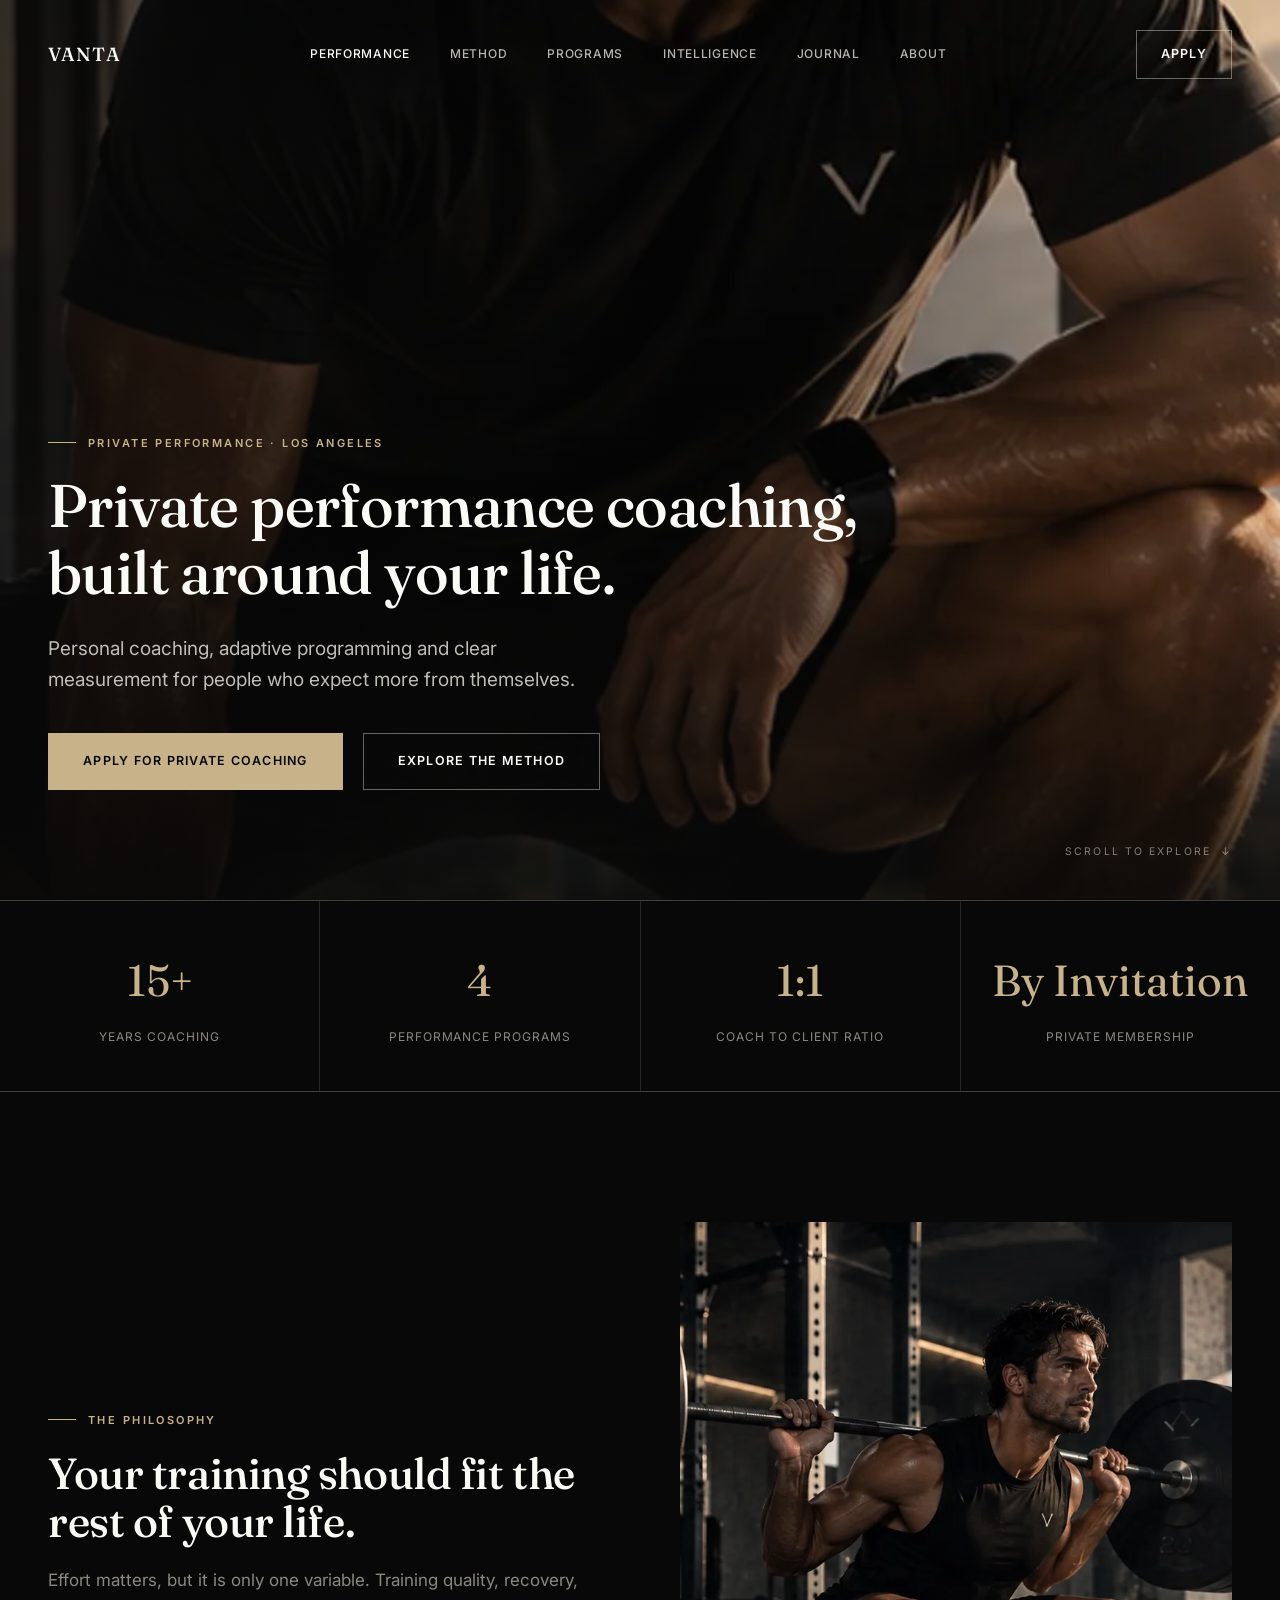
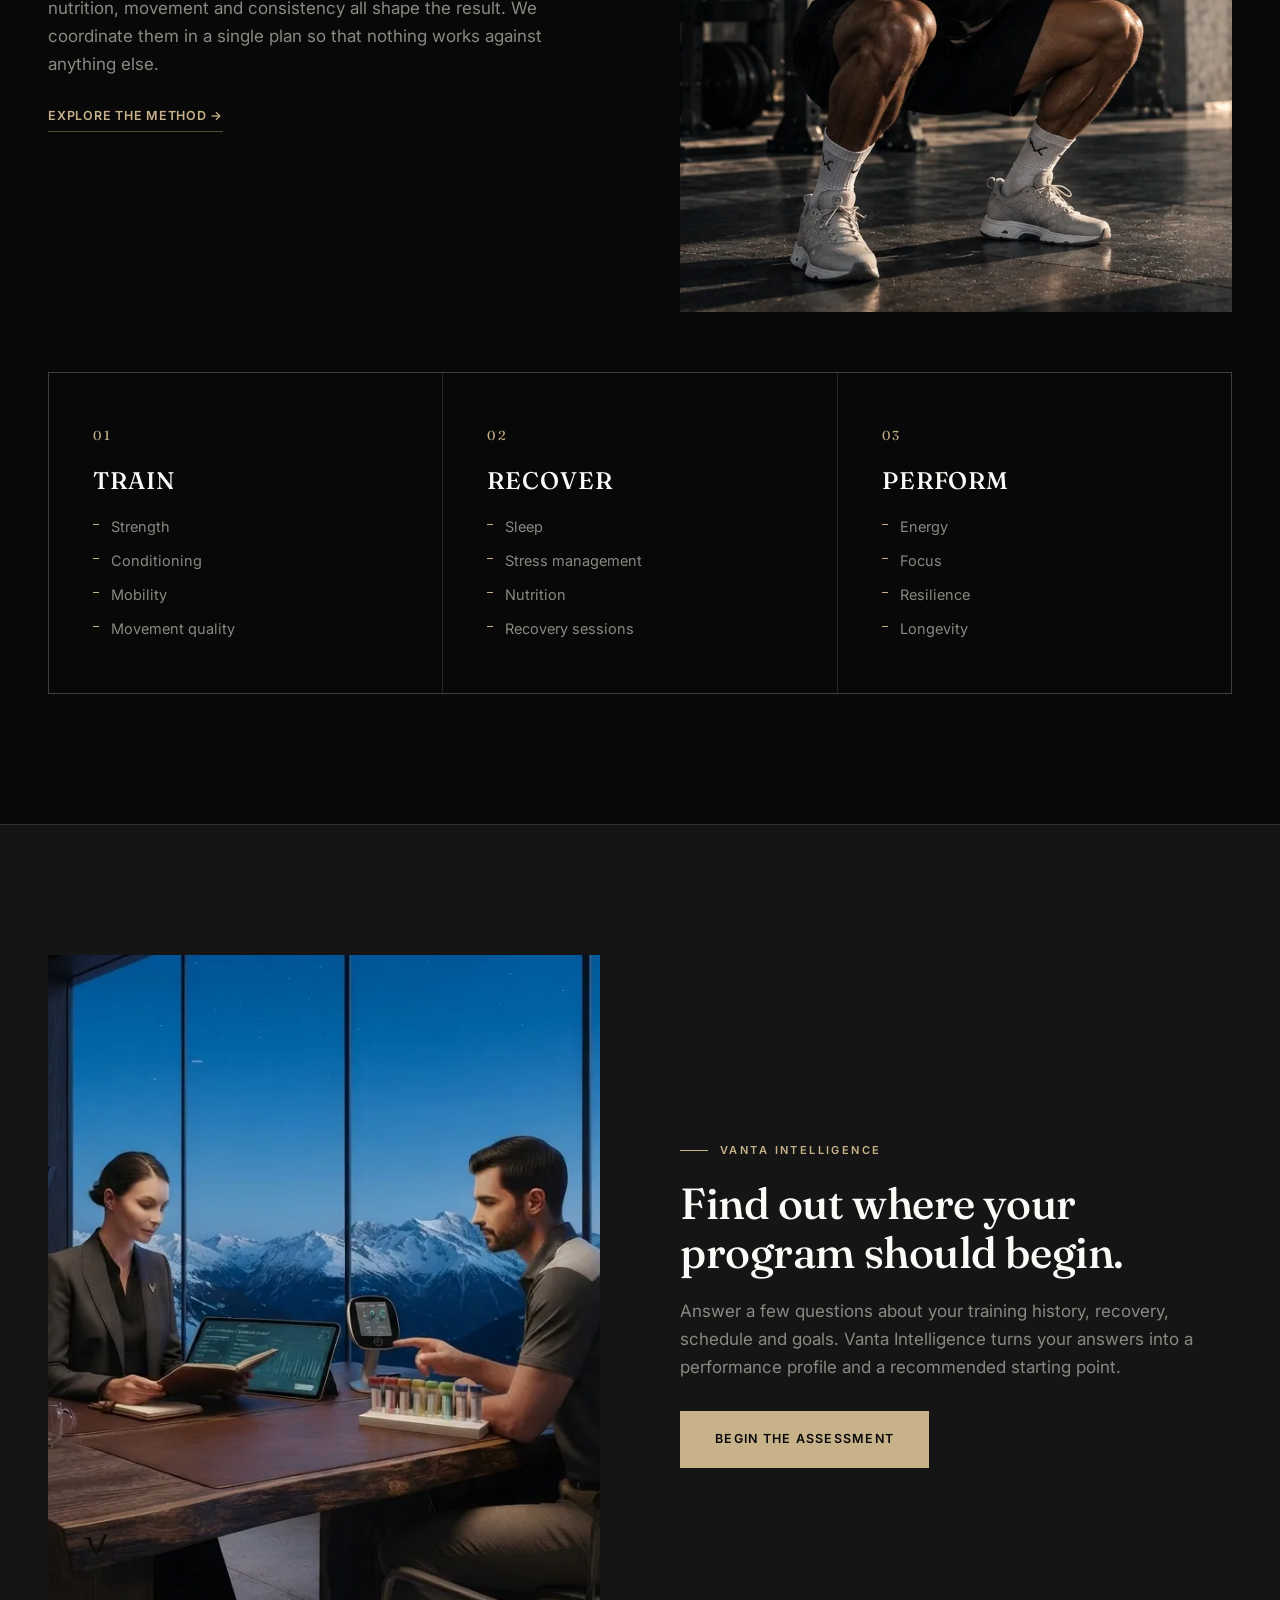
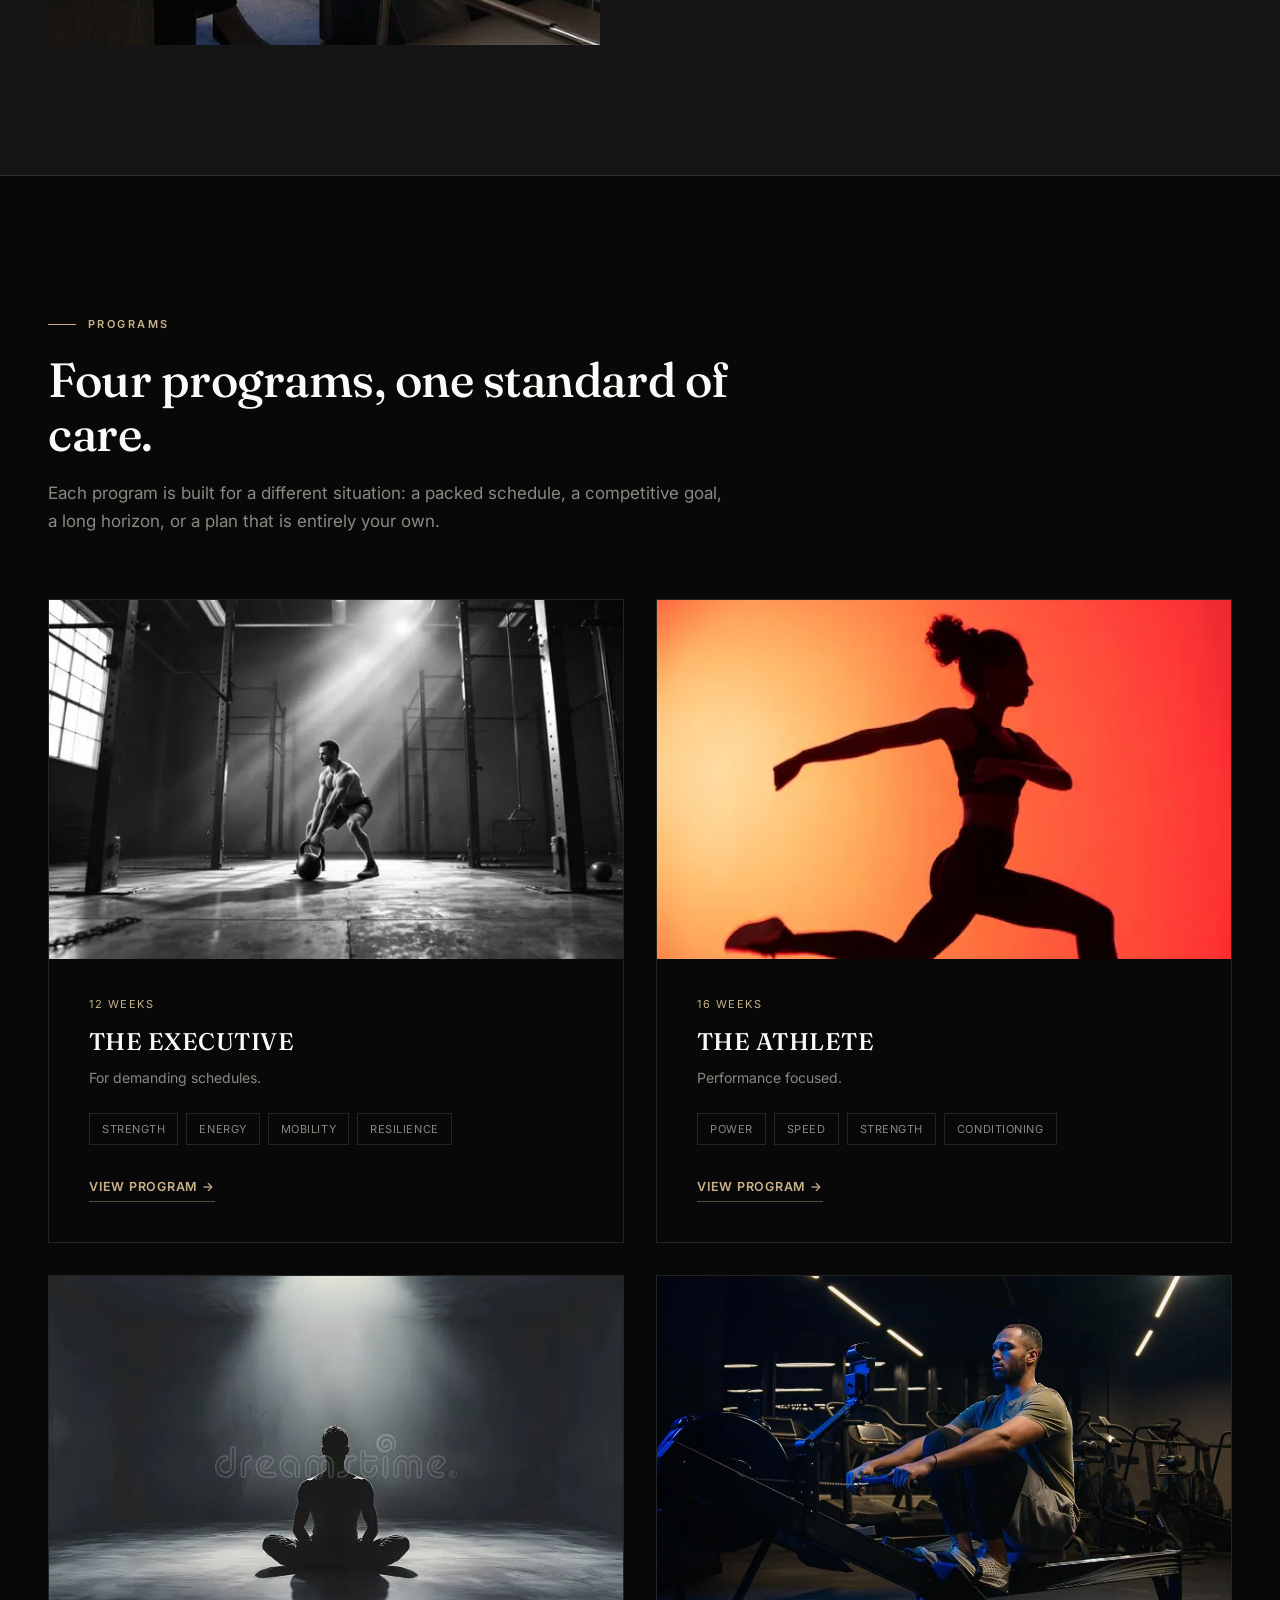
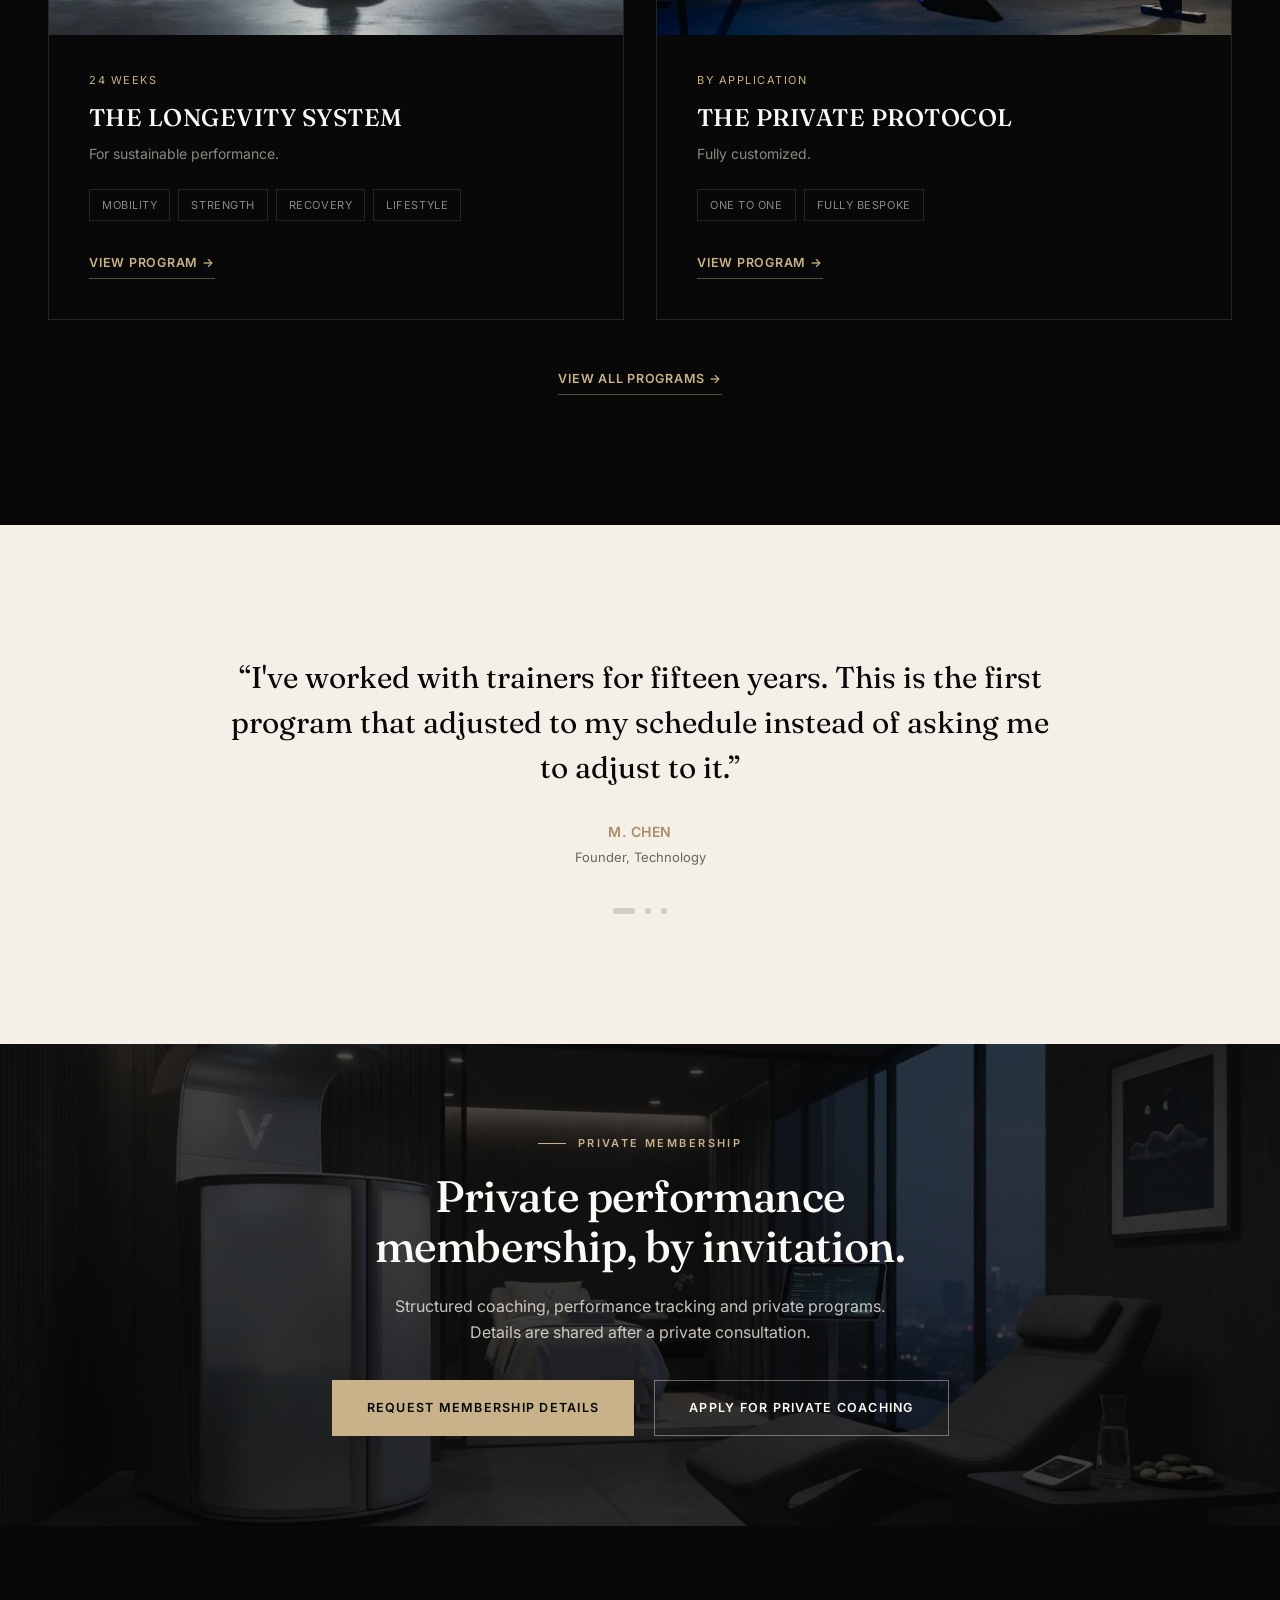
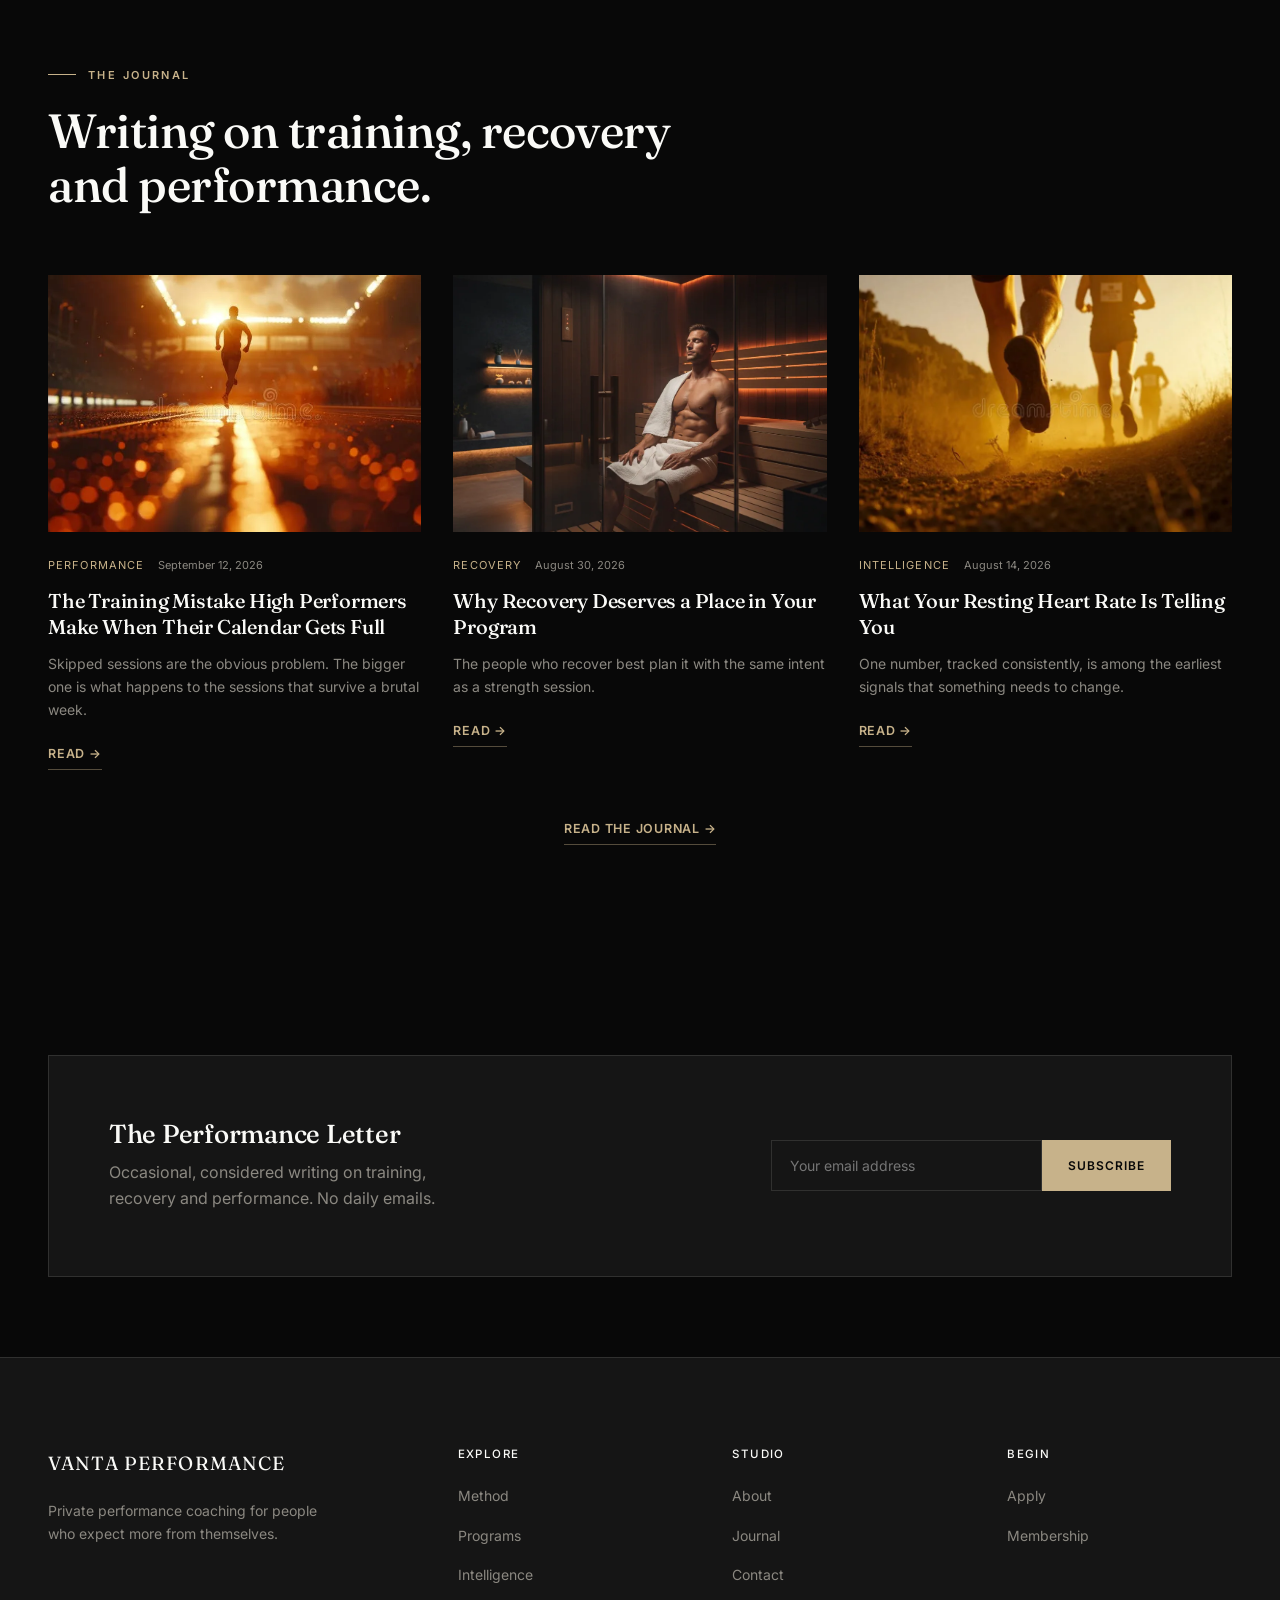
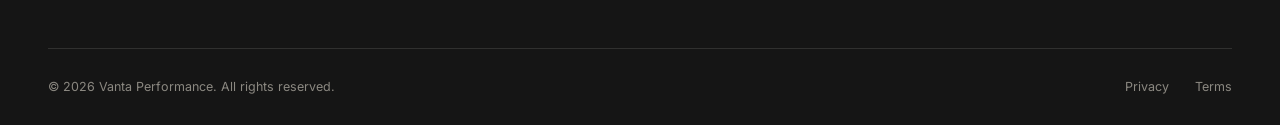
<file: index.html>
<!DOCTYPE html>
<html lang="en">
<head>
<meta charset="UTF-8">
<meta name="viewport" content="width=device-width, initial-scale=1.0">
<title>Vanta Performance | Private Performance Coaching</title>
<meta name="description" content="Private performance coaching in Los Angeles. Personal coaching, adaptive programming and clear measurement for people who expect more from themselves.">
<link rel="preconnect" href="https://fonts.googleapis.com">
<link rel="preconnect" href="https://fonts.gstatic.com" crossorigin>
<link href="https://fonts.googleapis.com/css2?family=Fraunces:opsz,wght@9..144,400;9..144,500;9..144,600&family=Inter:wght@400;500;600;700&display=swap" rel="stylesheet">
<link rel="stylesheet" href="css/style.css">
</head>
<body>

<header id="siteHeader">
  <nav>
    <a href="index.html" class="logo">Vanta</a>
    <div class="nav-links">
      <a href="index.html" class="active">Performance</a>
      <a href="method.html">Method</a>
      <a href="programs.html">Programs</a>
      <a href="assessment.html">Intelligence</a>
      <a href="journal.html">Journal</a>
      <a href="about.html">About</a>
    </div>
    <a href="apply.html" class="btn btn-outline btn-sm">Apply</a>
    <button class="menu-toggle" id="menuToggle" aria-label="Open menu"><span></span><span></span><span></span></button>
  </nav>
</header>

<div class="drawer-overlay" id="drawerOverlay"></div>
<div class="mobile-drawer" id="mobileDrawer">
  <div class="drawer-close"><button id="drawerClose" aria-label="Close menu">×</button></div>
  <div class="nav-links">
    <a href="index.html">Performance</a>
    <a href="method.html">Method</a>
    <a href="programs.html">Programs</a>
    <a href="assessment.html">Intelligence</a>
    <a href="journal.html">Journal</a>
    <a href="about.html">About</a>
  </div>
  <a href="apply.html" class="btn btn-outline btn-block">Apply</a>
</div>

<main>

  <!-- HERO -->
  <section class="hero">
    <div class="frame" data-img="hero.primary" data-eager data-decorative></div>
    <div class="wrap hero-content">
      <span class="eyebrow">Private Performance &middot; Los Angeles</span>
      <h1>Private performance coaching, built around your life.</h1>
      <p>Personal coaching, adaptive programming and clear measurement for people who expect more from themselves.</p>
      <div class="hero-actions">
        <a href="apply.html" class="btn btn-primary">Apply for Private Coaching</a>
        <a href="method.html" class="btn btn-outline">Explore the Method</a>
      </div>
    </div>
    <div class="scroll-indicator">Scroll to Explore</div>
  </section>

  <!-- STATS -->
  <section class="stats-strip">
    <div class="stat-item"><div class="stat-number">15+</div><div class="stat-label">Years Coaching</div></div>
    <div class="stat-item"><div class="stat-number">4</div><div class="stat-label">Performance Programs</div></div>
    <div class="stat-item"><div class="stat-number">1:1</div><div class="stat-label">Coach to Client Ratio</div></div>
    <div class="stat-item"><div class="stat-number">By Invitation</div><div class="stat-label">Private Membership</div></div>
  </section>

  <!-- PHILOSOPHY -->
  <section class="section">
    <div class="wrap">
      <div class="two-col">
        <div class="reveal">
          <span class="eyebrow">The Philosophy</span>
          <h2>Your training should fit the rest of your life.</h2>
          <p style="margin-top:20px; font-size:17px;">Effort matters, but it is only one variable. Training quality, recovery, nutrition, movement and consistency all shape the result. We coordinate them in a single plan so that nothing works against anything else.</p>
          <a href="method.html" class="link-line" style="margin-top:28px; display:inline-flex;">Explore the Method →</a>
        </div>
        <div class="frame reveal" data-img="training.strength"></div>
      </div>

      <div class="pillars">
        <div class="pillar">
          <span class="num">01</span>
          <h3>Train</h3>
          <ul><li>Strength</li><li>Conditioning</li><li>Mobility</li><li>Movement quality</li></ul>
        </div>
        <div class="pillar">
          <span class="num">02</span>
          <h3>Recover</h3>
          <ul><li>Sleep</li><li>Stress management</li><li>Nutrition</li><li>Recovery sessions</li></ul>
        </div>
        <div class="pillar">
          <span class="num">03</span>
          <h3>Perform</h3>
          <ul><li>Energy</li><li>Focus</li><li>Resilience</li><li>Longevity</li></ul>
        </div>
      </div>
    </div>
  </section>

  <!-- ASSESSMENT TEASER -->
  <section class="section" style="background:var(--graphite); border-top:1px solid var(--line); border-bottom:1px solid var(--line);">
    <div class="wrap">
      <div class="two-col">
        <div class="frame reveal" data-img="nutrition.executive"></div>
        <div class="reveal">
          <span class="eyebrow">Vanta Intelligence</span>
          <h2>Find out where your program should begin.</h2>
          <p style="margin-top:20px; font-size:17px;">Answer a few questions about your training history, recovery, schedule and goals. Vanta Intelligence turns your answers into a performance profile and a recommended starting point.</p>
          <a href="assessment.html" class="btn btn-primary" style="margin-top:30px;">Begin the Assessment</a>
        </div>
      </div>
    </div>
  </section>

  <!-- PROGRAMS -->
  <section class="section">
    <div class="wrap">
      <div class="section-head">
        <span class="eyebrow">Programs</span>
        <h2>Four programs, one standard of care.</h2>
        <p>Each program is built for a different situation: a packed schedule, a competitive goal, a long horizon, or a plan that is entirely your own.</p>
      </div>
      <div class="grid-2-gap" id="homePrograms"></div>
      <div style="margin-top:44px; text-align:center;">
        <a href="programs.html" class="link-line">View All Programs →</a>
      </div>
    </div>
  </section>

  <!-- TESTIMONIALS -->
  <section class="section on-light">
    <div class="wrap">
      <div class="testimonial-slider">
        <div id="testimonialSlides"></div>
        <div class="slider-dots" id="testimonialDots"></div>
      </div>
    </div>
  </section>

  <!-- MEMBERSHIP CTA -->
  <section class="section cta-band">
    <div class="frame" data-img="facility.lounge" data-decorative>
      <div class="wrap cta-inner">
        <span class="eyebrow" style="justify-content:center;">Private Membership</span>
        <h2 style="font-size:clamp(28px,3.6vw,44px); max-width:640px; margin-bottom:22px;">Private performance membership, by invitation.</h2>
        <p style="max-width:520px; margin-bottom:34px; color:rgba(244,240,232,0.8);">Structured coaching, performance tracking and private programs. Details are shared after a private consultation.</p>
        <div style="display:flex; gap:20px; flex-wrap:wrap; justify-content:center;">
          <a href="membership.html" class="btn btn-primary">Request Membership Details</a>
          <a href="apply.html" class="btn btn-outline">Apply for Private Coaching</a>
        </div>
      </div>
    </div>
  </section>

  <!-- JOURNAL -->
  <section class="section">
    <div class="wrap">
      <div class="section-head">
        <span class="eyebrow">The Journal</span>
        <h2>Writing on training, recovery and performance.</h2>
      </div>
      <div class="grid-3-gap" id="homeJournal"></div>
      <div style="margin-top:44px; text-align:center;">
        <a href="journal.html" class="link-line">Read the Journal →</a>
      </div>
    </div>
  </section>

  <!-- PERFORMANCE LETTER -->
  <section class="section-tight">
    <div class="wrap">
      <div class="letter-box">
        <div>
          <h3>The Performance Letter</h3>
          <p>Occasional, considered writing on training, recovery and performance. No daily emails.</p>
        </div>
        <form class="letter-form">
          <input type="email" placeholder="Your email address" aria-label="Email address" required>
          <button type="submit">Subscribe</button>
        </form>
      </div>
    </div>
  </section>

</main>

<footer>
  <div class="wrap">
    <div class="footer-grid">
      <div>
        <a href="index.html" class="footer-logo">Vanta Performance</a>
        <p>Private performance coaching for people who expect more from themselves.</p>
      </div>
      <div class="footer-col">
        <h4>Explore</h4>
        <ul><li><a href="method.html">Method</a></li><li><a href="programs.html">Programs</a></li><li><a href="assessment.html">Intelligence</a></li></ul>
      </div>
      <div class="footer-col">
        <h4>Studio</h4>
        <ul><li><a href="about.html">About</a></li><li><a href="journal.html">Journal</a></li><li><a href="contact.html">Contact</a></li></ul>
      </div>
      <div class="footer-col">
        <h4>Begin</h4>
        <ul><li><a href="apply.html">Apply</a></li><li><a href="membership.html">Membership</a></li></ul>
      </div>
    </div>
    <div class="footer-bottom">
      <span>© 2026 Vanta Performance. All rights reserved.</span>
      <div class="footer-bottom-links"><a href="#">Privacy</a><a href="#">Terms</a></div>
    </div>
  </div>
</footer>

<script src="js/imageRegistry.js"></script>
<script src="js/data.js"></script>
<script src="js/content.js"></script>
<script src="js/navigation.js"></script>
<script src="js/main.js"></script>
<script src="js/forms.js"></script>
<script>
  renderPrograms('homePrograms', { limit: 4 });
  renderTestimonials('testimonialSlides', 'testimonialDots');
  renderJournal('homeJournal', { limit: 3 });
</script>
</body>
</html>
</file>
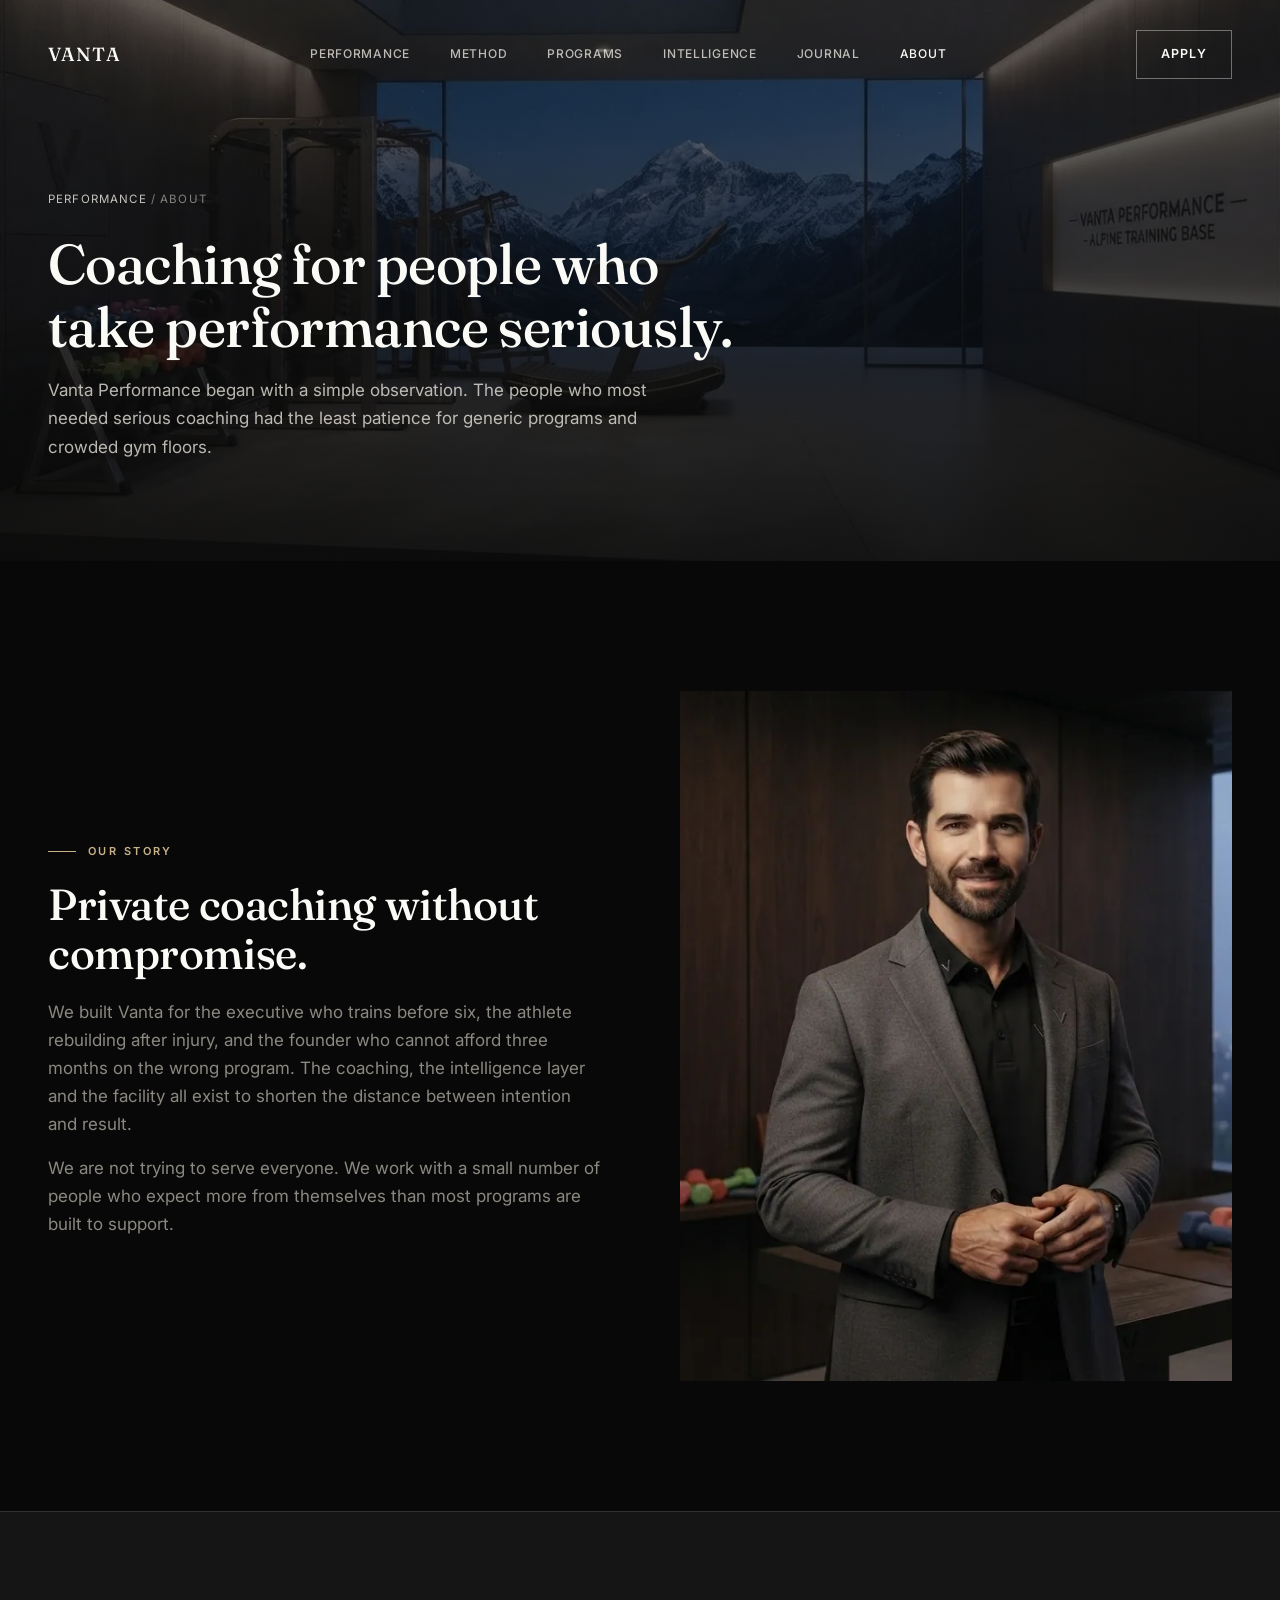
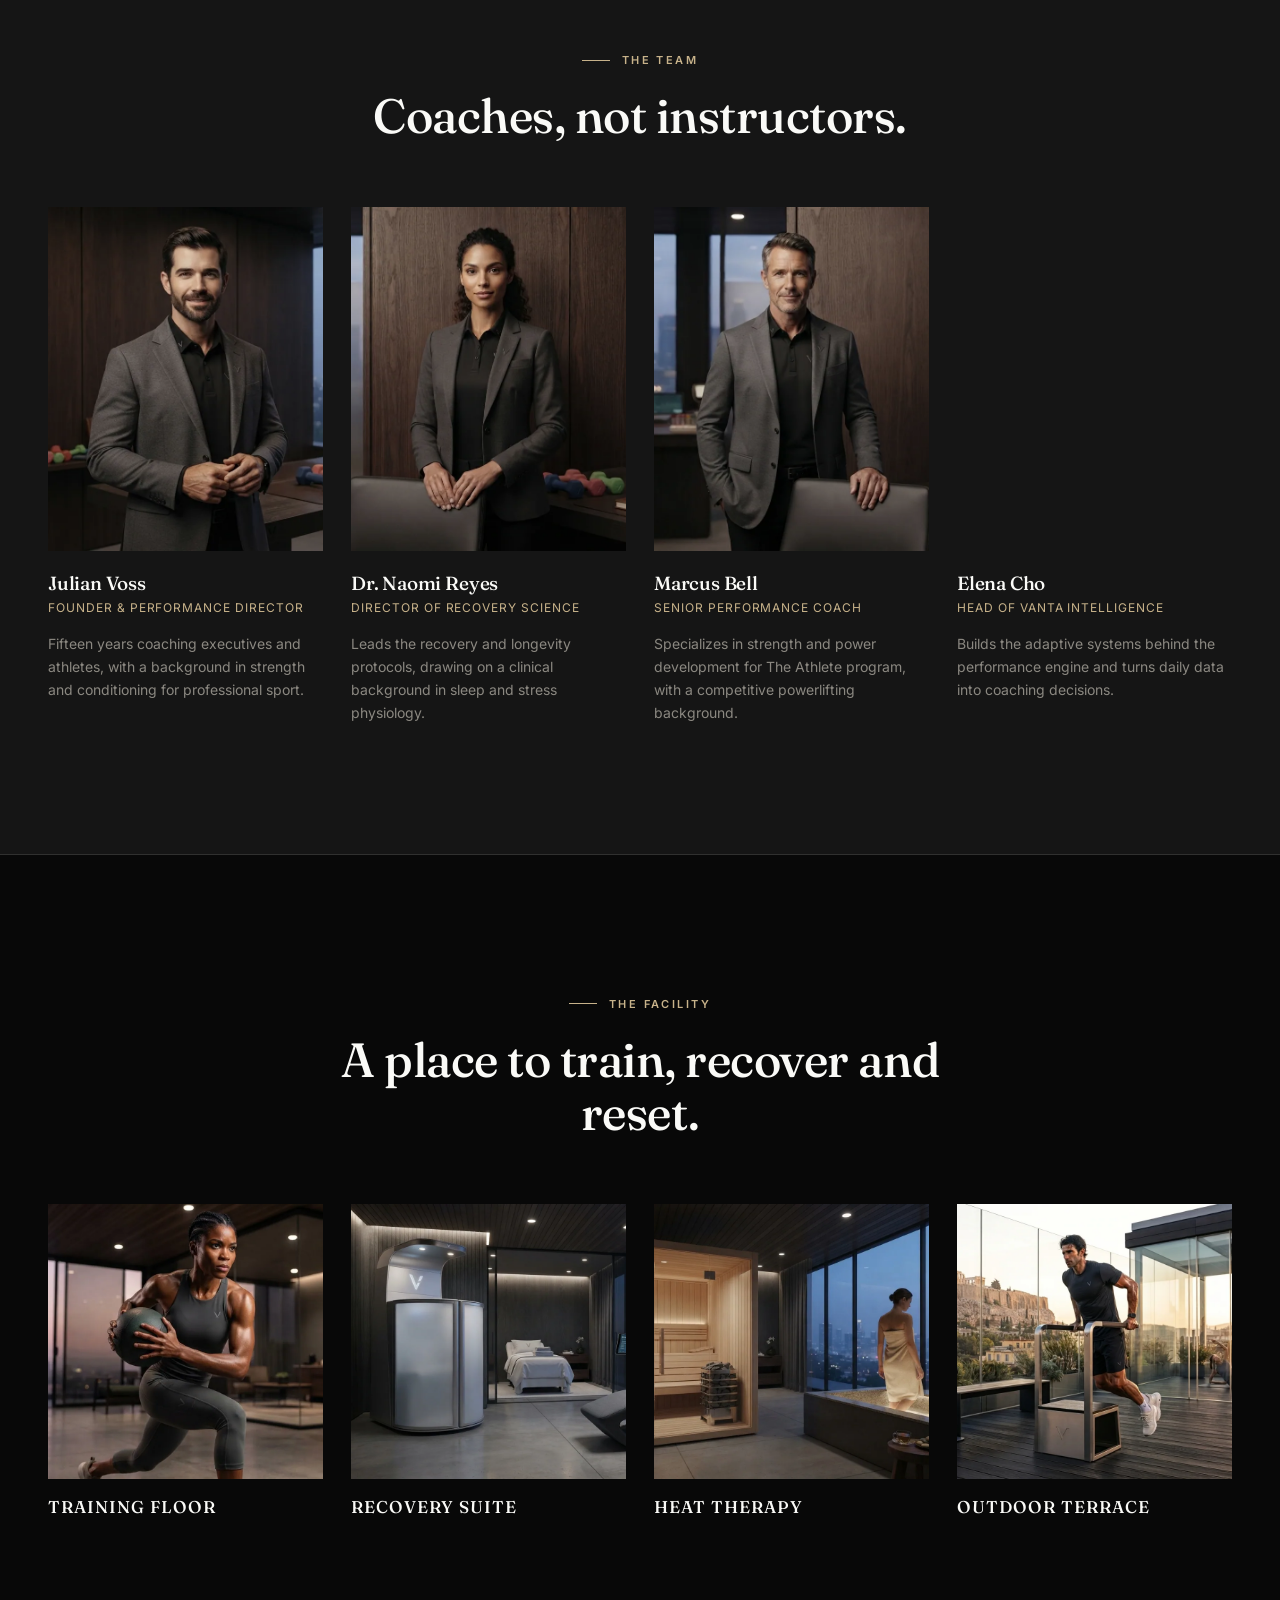
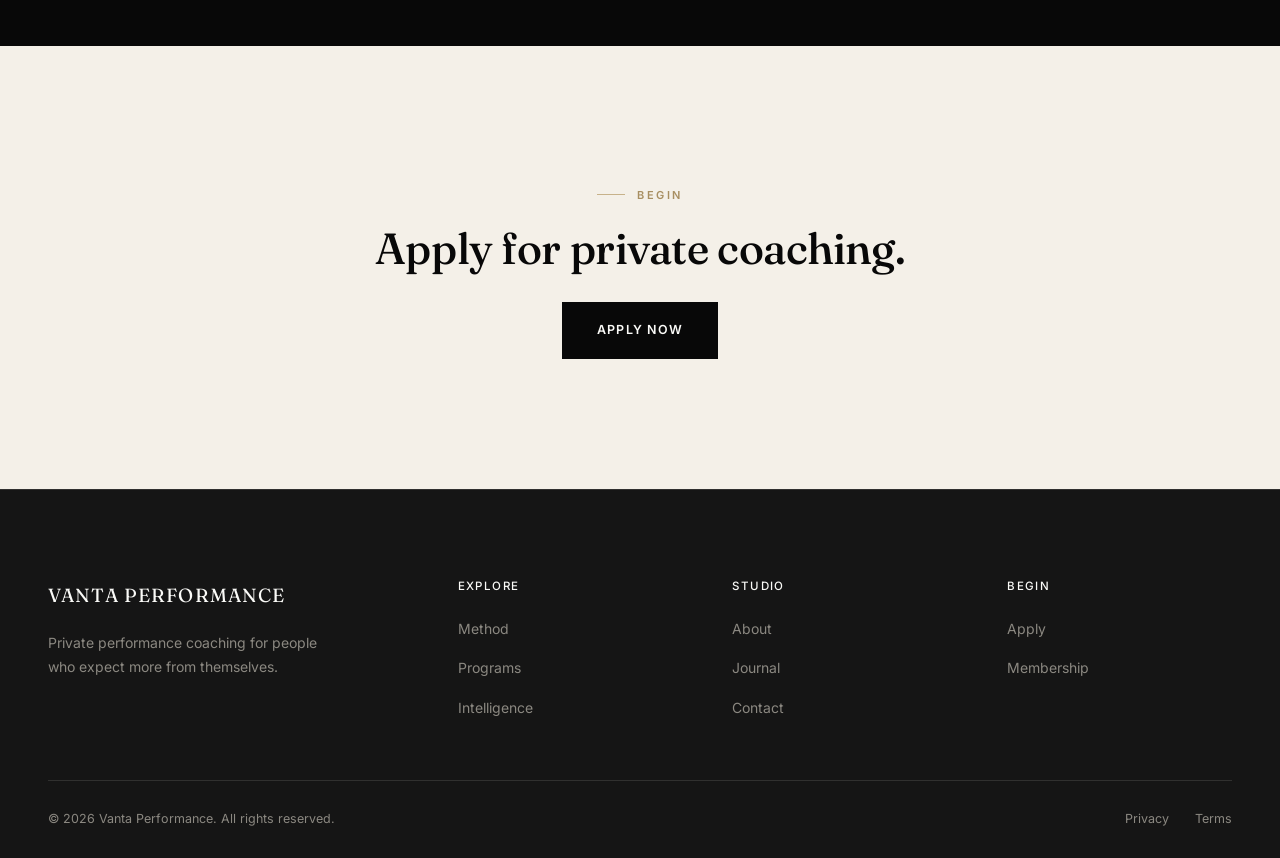
<file: about.html>
<!DOCTYPE html>
<html lang="en">
<head>
<meta charset="UTF-8">
<meta name="viewport" content="width=device-width, initial-scale=1.0">
<title>About | Vanta Performance</title>
<meta name="description" content="Meet the coaches and the thinking behind Vanta Performance, a private coaching studio in Los Angeles.">
<link rel="preconnect" href="https://fonts.googleapis.com">
<link rel="preconnect" href="https://fonts.gstatic.com" crossorigin>
<link href="https://fonts.googleapis.com/css2?family=Fraunces:opsz,wght@9..144,400;9..144,500;9..144,600&family=Inter:wght@400;500;600;700&display=swap" rel="stylesheet">
<link rel="stylesheet" href="css/style.css">
</head>
<body>

<header id="siteHeader">
  <nav>
    <a href="index.html" class="logo">Vanta</a>
    <div class="nav-links">
      <a href="index.html">Performance</a>
      <a href="method.html">Method</a>
      <a href="programs.html">Programs</a>
      <a href="assessment.html">Intelligence</a>
      <a href="journal.html">Journal</a>
      <a href="about.html" class="active">About</a>
    </div>
    <a href="apply.html" class="btn btn-outline btn-sm">Apply</a>
    <button class="menu-toggle" id="menuToggle" aria-label="Open menu"><span></span><span></span><span></span></button>
  </nav>
</header>

<div class="drawer-overlay" id="drawerOverlay"></div>
<div class="mobile-drawer" id="mobileDrawer">
  <div class="drawer-close"><button id="drawerClose" aria-label="Close menu">×</button></div>
  <div class="nav-links">
    <a href="index.html">Performance</a><a href="method.html">Method</a><a href="programs.html">Programs</a>
    <a href="assessment.html">Intelligence</a><a href="journal.html">Journal</a><a href="about.html">About</a>
  </div>
  <a href="apply.html" class="btn btn-outline btn-block">Apply</a>
</div>

<main>

  <section class="page-hero">
    <div class="frame" data-img="facility.studio" data-decorative></div>
    <div class="wrap page-hero-content">
      <div class="breadcrumb"><a href="index.html">Performance</a> / About</div>
      <h1>Coaching for people who take performance seriously.</h1>
      <p>Vanta Performance began with a simple observation. The people who most needed serious coaching had the least patience for generic programs and crowded gym floors.</p>
    </div>
  </section>

  <section class="section">
    <div class="wrap">
      <div class="two-col">
        <div class="reveal">
          <span class="eyebrow">Our Story</span>
          <h2>Private coaching without compromise.</h2>
          <p style="margin-top:20px; font-size:17px;">We built Vanta for the executive who trains before six, the athlete rebuilding after injury, and the founder who cannot afford three months on the wrong program. The coaching, the intelligence layer and the facility all exist to shorten the distance between intention and result.</p>
          <p style="margin-top:16px; font-size:17px;">We are not trying to serve everyone. We work with a small number of people who expect more from themselves than most programs are built to support.</p>
        </div>
        <div class="frame reveal" data-img="coaches.founder"></div>
      </div>
    </div>
  </section>

  <section class="section" style="background:var(--graphite); border-top:1px solid var(--line); border-bottom:1px solid var(--line);">
    <div class="wrap">
      <div class="section-head center">
        <span class="eyebrow">The Team</span>
        <h2>Coaches, not instructors.</h2>
      </div>
      <div class="grid-4-gap" id="teamGrid"></div>
    </div>
  </section>

  <section class="section">
    <div class="wrap">
      <div class="section-head center">
        <span class="eyebrow">The Facility</span>
        <h2>A place to train, recover and reset.</h2>
      </div>
      <div class="grid-4-gap">
        <div class="reveal"><div class="frame" style="aspect-ratio:1;" data-img="training.conditioning"></div><h3 class="facility-caption">Training Floor</h3></div>
        <div class="reveal"><div class="frame" style="aspect-ratio:1;" data-img="facility.lounge"></div><h3 class="facility-caption">Recovery Suite</h3></div>
        <div class="reveal"><div class="frame" style="aspect-ratio:1;" data-img="recovery.sauna"></div><h3 class="facility-caption">Heat Therapy</h3></div>
        <div class="reveal"><div class="frame" style="aspect-ratio:1;" data-img="lifestyle.outdoor"></div><h3 class="facility-caption">Outdoor Terrace</h3></div>
      </div>
    </div>
  </section>

  <section class="section on-light" style="text-align:center;">
    <div class="wrap">
      <span class="eyebrow" style="justify-content:center;">Begin</span>
      <h2 style="margin-bottom:30px;">Apply for private coaching.</h2>
      <a href="apply.html" class="btn btn-dark">Apply Now</a>
    </div>
  </section>

</main>

<footer>
  <div class="wrap">
    <div class="footer-grid">
      <div><a href="index.html" class="footer-logo">Vanta Performance</a><p>Private performance coaching for people who expect more from themselves.</p></div>
      <div class="footer-col"><h4>Explore</h4><ul><li><a href="method.html">Method</a></li><li><a href="programs.html">Programs</a></li><li><a href="assessment.html">Intelligence</a></li></ul></div>
      <div class="footer-col"><h4>Studio</h4><ul><li><a href="about.html">About</a></li><li><a href="journal.html">Journal</a></li><li><a href="contact.html">Contact</a></li></ul></div>
      <div class="footer-col"><h4>Begin</h4><ul><li><a href="apply.html">Apply</a></li><li><a href="membership.html">Membership</a></li></ul></div>
    </div>
    <div class="footer-bottom"><span>© 2026 Vanta Performance. All rights reserved.</span><div class="footer-bottom-links"><a href="#">Privacy</a><a href="#">Terms</a></div></div>
  </div>
</footer>

<script src="js/imageRegistry.js"></script>
<script src="js/data.js"></script>
<script src="js/content.js"></script>
<script src="js/navigation.js"></script>
<script src="js/main.js"></script>
<script>
  renderTeam('teamGrid');
</script>
</body>
</html>
</file>
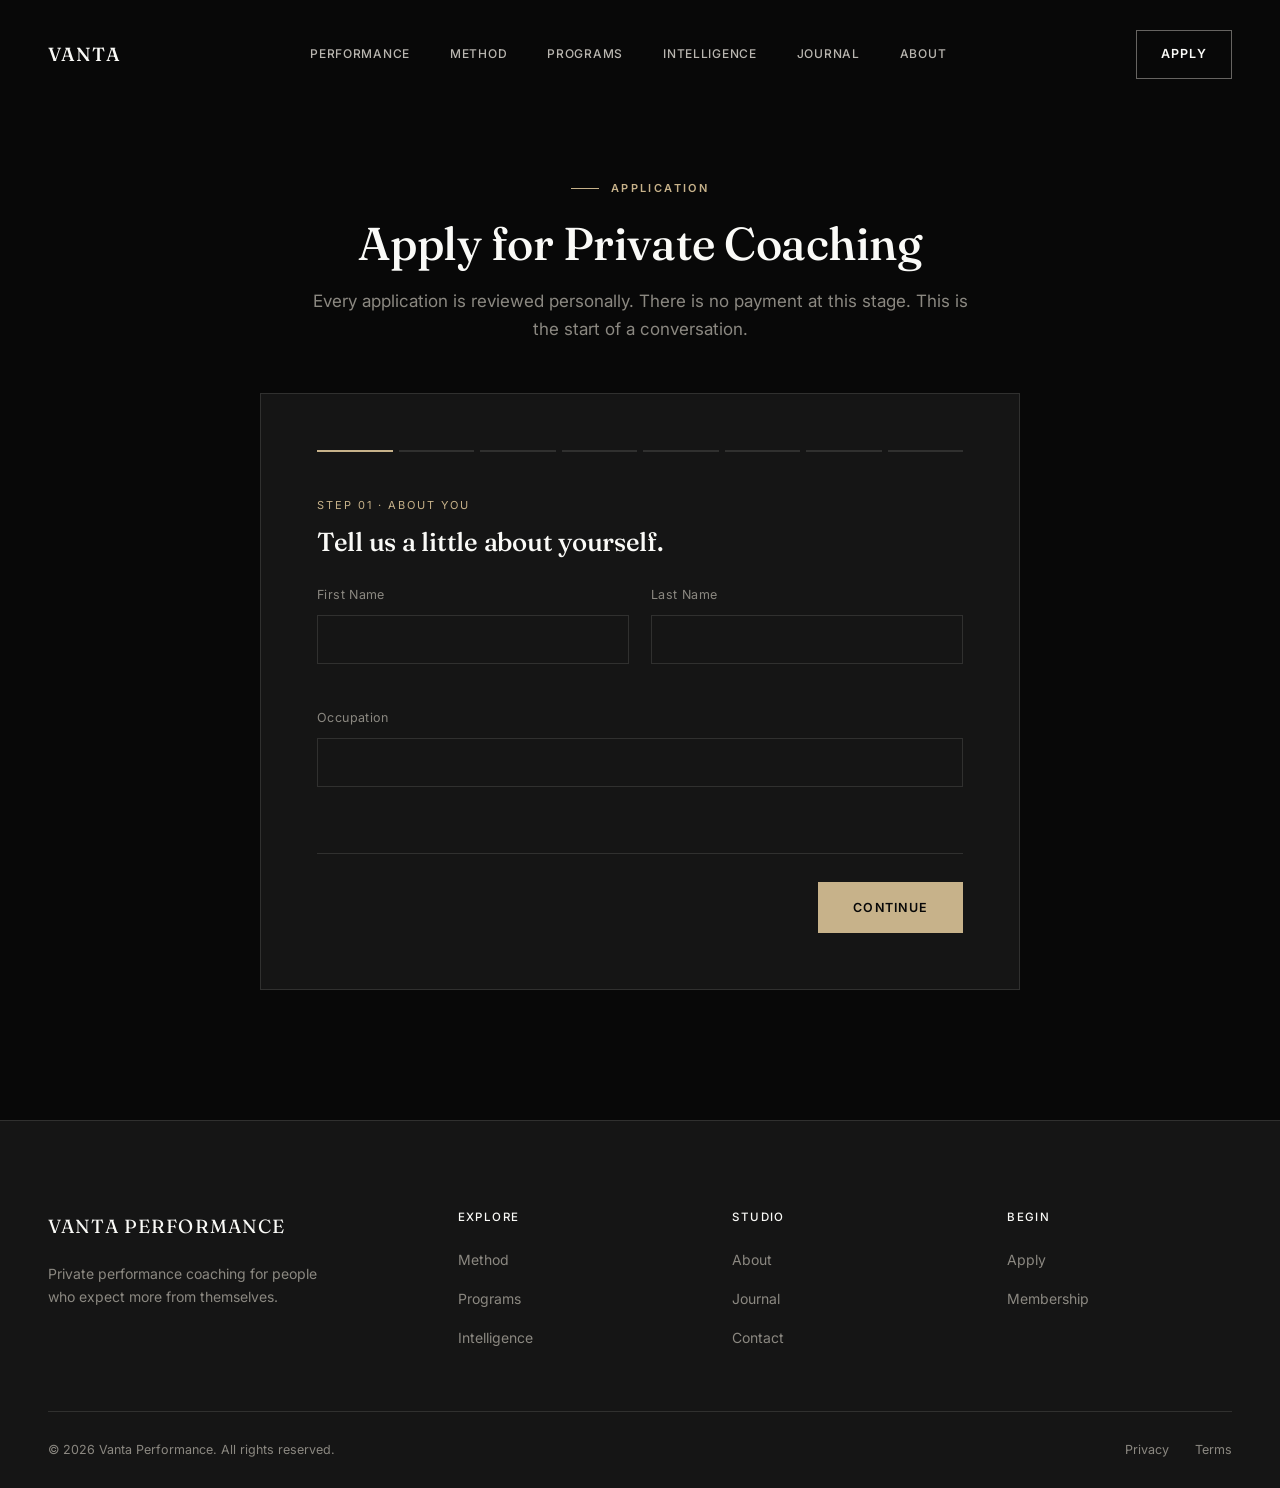
<file: apply.html>
<!DOCTYPE html>
<html lang="en">
<head>
<meta charset="UTF-8">
<meta name="viewport" content="width=device-width, initial-scale=1.0">
<title>Apply for Private Coaching | Vanta Performance</title>
<meta name="description" content="Apply for private performance coaching at Vanta. Every application is reviewed personally before a private consultation is scheduled.">
<link rel="preconnect" href="https://fonts.googleapis.com">
<link rel="preconnect" href="https://fonts.gstatic.com" crossorigin>
<link href="https://fonts.googleapis.com/css2?family=Fraunces:opsz,wght@9..144,400;9..144,500;9..144,600&family=Inter:wght@400;500;600;700&display=swap" rel="stylesheet">
<link rel="stylesheet" href="css/style.css">
</head>
<body>

<header id="siteHeader">
  <nav>
    <a href="index.html" class="logo">Vanta</a>
    <div class="nav-links">
      <a href="index.html">Performance</a>
      <a href="method.html">Method</a>
      <a href="programs.html">Programs</a>
      <a href="assessment.html">Intelligence</a>
      <a href="journal.html">Journal</a>
      <a href="about.html">About</a>
    </div>
    <a href="apply.html" class="btn btn-outline btn-sm">Apply</a>
    <button class="menu-toggle" id="menuToggle" aria-label="Open menu"><span></span><span></span><span></span></button>
  </nav>
</header>

<div class="drawer-overlay" id="drawerOverlay"></div>
<div class="mobile-drawer" id="mobileDrawer">
  <div class="drawer-close"><button id="drawerClose" aria-label="Close menu">×</button></div>
  <div class="nav-links">
    <a href="index.html">Performance</a><a href="method.html">Method</a><a href="programs.html">Programs</a>
    <a href="assessment.html">Intelligence</a><a href="journal.html">Journal</a><a href="about.html">About</a>
  </div>
  <a href="apply.html" class="btn btn-outline btn-block">Apply</a>
</div>

<main>

  <section class="section" style="padding-top:170px;">
    <div class="wrap">
      <div class="section-head center" style="margin-bottom:50px;">
        <span class="eyebrow" style="justify-content:center;">Application</span>
        <h1 style="font-size:clamp(30px,3.8vw,46px);">Apply for Private Coaching</h1>
        <p>Every application is reviewed personally. There is no payment at this stage. This is the start of a conversation.</p>
      </div>

      <div class="assessment-box" id="applyForm">
        <div class="assessment-progress" id="applyProgress"></div>

        <div class="assessment-step" data-step="about">
          <span class="step-label">Step 01 &middot; About You</span>
          <h3>Tell us a little about yourself.</h3>
          <div class="form-grid" style="margin-top:28px;">
            <div class="form-group"><label>First Name</label><input type="text" data-required></div>
            <div class="form-group"><label>Last Name</label><input type="text" data-required></div>
            <div class="form-group full"><label>Occupation</label><input type="text" data-required></div>
          </div>
        </div>

        <div class="assessment-step" data-step="goals">
          <span class="step-label">Step 02 &middot; Your Goals</span>
          <h3>What are you hoping to achieve?</h3>
          <div class="option-grid">
            <button type="button" class="option-card" data-required>Sustained performance under a demanding schedule</button>
            <button type="button" class="option-card">Measurable strength and power gains</button>
            <button type="button" class="option-card">Long term health and longevity</button>
            <button type="button" class="option-card">A fully private, customized protocol</button>
          </div>
        </div>

        <div class="assessment-step" data-step="routine">
          <span class="step-label">Step 03 &middot; Current Routine</span>
          <h3>Describe your current training routine.</h3>
          <div class="form-group full" style="margin-top:20px;">
            <textarea data-required placeholder="What does a typical training week look like for you right now, if anything?"></textarea>
          </div>
        </div>

        <div class="assessment-step" data-step="schedule">
          <span class="step-label">Step 04 &middot; Your Schedule</span>
          <h3>How demanding is your schedule?</h3>
          <div class="option-grid">
            <button type="button" class="option-card" data-required>Flexible, I can plan around training</button>
            <button type="button" class="option-card">Busy, but generally predictable</button>
            <button type="button" class="option-card">Demanding and frequently unpredictable</button>
            <button type="button" class="option-card">Heavy travel most weeks</button>
          </div>
        </div>

        <div class="assessment-step" data-step="expectations">
          <span class="step-label">Step 05 &middot; Your Expectations</span>
          <h3>What would make this a success for you?</h3>
          <div class="form-group full" style="margin-top:20px;">
            <textarea data-required placeholder="In six months, what would tell you this was worth it?"></textarea>
          </div>
        </div>

        <div class="assessment-step" data-step="format">
          <span class="step-label">Step 06 &middot; Coaching Format</span>
          <h3>Preferred coaching format.</h3>
          <div class="option-grid">
            <button type="button" class="option-card" data-required>At the studio in Los Angeles</button>
            <button type="button" class="option-card">Remote coaching</button>
            <button type="button" class="option-card">A mix of both</button>
            <button type="button" class="option-card">Not sure yet</button>
          </div>
        </div>

        <div class="assessment-step" data-step="contact">
          <span class="step-label">Step 07 &middot; Contact Details</span>
          <h3>Where can we reach you?</h3>
          <div class="form-grid" style="margin-top:20px;">
            <div class="form-group"><label>Email</label><input type="email" data-required></div>
            <div class="form-group"><label>Phone</label><input type="tel" data-required></div>
          </div>
        </div>

        <div class="assessment-step" data-step="submit">
          <span class="step-label">Step 08 &middot; Review and Submit</span>
          <h3>Ready to submit your application.</h3>
          <p style="margin-top:18px; font-size:15px;">Once submitted, our team will review your application personally and follow up within two business days to schedule your private consultation.</p>
        </div>

        <div class="assessment-nav">
          <button type="button" class="btn btn-outline" id="applyBack">Back</button>
          <button type="button" class="btn btn-primary" id="applyNext">Continue</button>
        </div>
      </div>

      <div class="success-panel" id="applySuccess" style="display:none;">
        <div class="success-mark"><svg viewBox="0 0 24 24" fill="none" stroke="currentColor" stroke-width="2"><path d="M20 6L9 17l-5-5"/></svg></div>
        <h3>Application received.</h3>
        <p>Thank you for applying. Our team reviews every application personally and will follow up within two business days to schedule your private consultation.</p>
      </div>

    </div>
  </section>

</main>

<footer>
  <div class="wrap">
    <div class="footer-grid">
      <div><a href="index.html" class="footer-logo">Vanta Performance</a><p>Private performance coaching for people who expect more from themselves.</p></div>
      <div class="footer-col"><h4>Explore</h4><ul><li><a href="method.html">Method</a></li><li><a href="programs.html">Programs</a></li><li><a href="assessment.html">Intelligence</a></li></ul></div>
      <div class="footer-col"><h4>Studio</h4><ul><li><a href="about.html">About</a></li><li><a href="journal.html">Journal</a></li><li><a href="contact.html">Contact</a></li></ul></div>
      <div class="footer-col"><h4>Begin</h4><ul><li><a href="apply.html">Apply</a></li><li><a href="membership.html">Membership</a></li></ul></div>
    </div>
    <div class="footer-bottom"><span>© 2026 Vanta Performance. All rights reserved.</span><div class="footer-bottom-links"><a href="#">Privacy</a><a href="#">Terms</a></div></div>
  </div>
</footer>

<script src="js/imageRegistry.js"></script>
<script src="js/data.js"></script>
<script src="js/navigation.js"></script>
<script src="js/main.js"></script>
<script src="js/apply.js"></script>
</body>
</html>
</file>
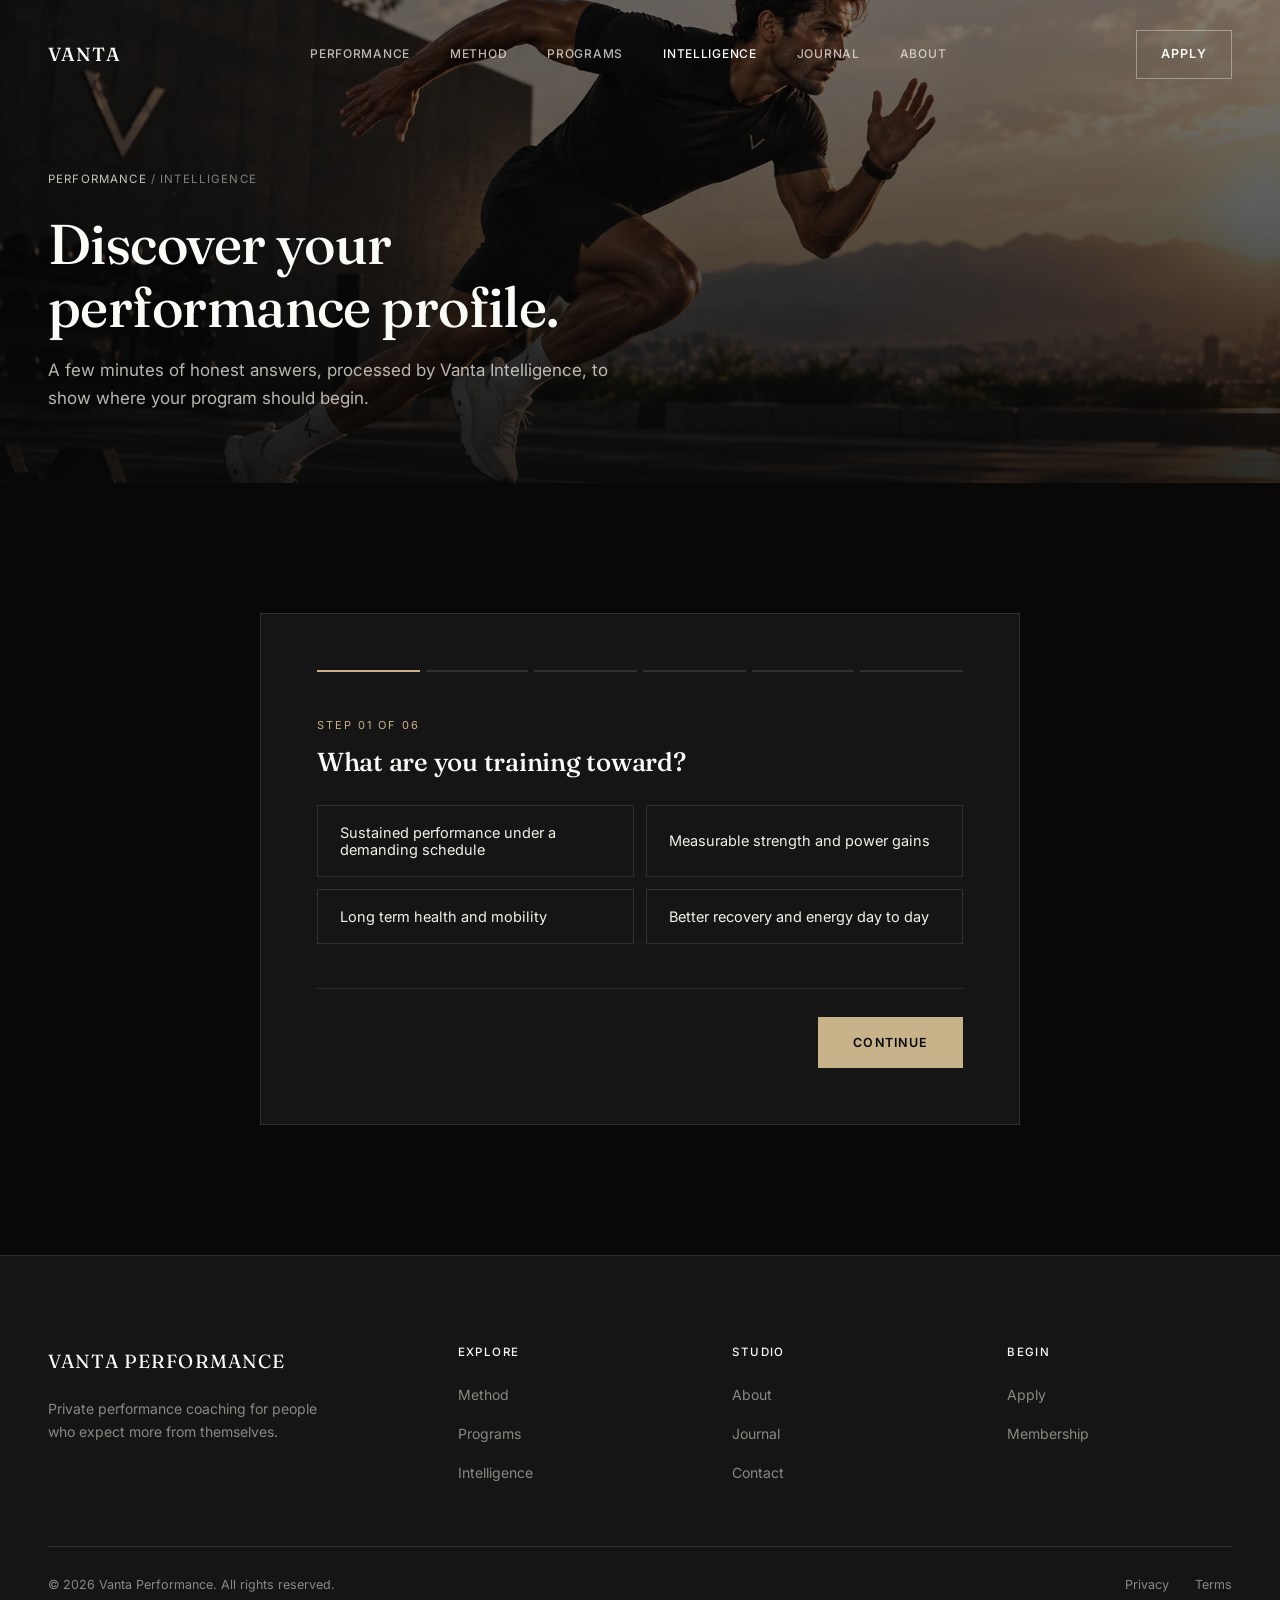
<file: assessment.html>
<!DOCTYPE html>
<html lang="en">
<head>
<meta charset="UTF-8">
<meta name="viewport" content="width=device-width, initial-scale=1.0">
<title>Discover Your Performance Profile | Vanta Performance</title>
<meta name="description" content="A short assessment of your training history, recovery capacity, schedule and goals, processed through Vanta Intelligence.">
<link rel="preconnect" href="https://fonts.googleapis.com">
<link rel="preconnect" href="https://fonts.gstatic.com" crossorigin>
<link href="https://fonts.googleapis.com/css2?family=Fraunces:opsz,wght@9..144,400;9..144,500;9..144,600&family=Inter:wght@400;500;600;700&display=swap" rel="stylesheet">
<link rel="stylesheet" href="css/style.css">
</head>
<body>

<header id="siteHeader">
  <nav>
    <a href="index.html" class="logo">Vanta</a>
    <div class="nav-links">
      <a href="index.html">Performance</a>
      <a href="method.html">Method</a>
      <a href="programs.html">Programs</a>
      <a href="assessment.html" class="active">Intelligence</a>
      <a href="journal.html">Journal</a>
      <a href="about.html">About</a>
    </div>
    <a href="apply.html" class="btn btn-outline btn-sm">Apply</a>
    <button class="menu-toggle" id="menuToggle" aria-label="Open menu"><span></span><span></span><span></span></button>
  </nav>
</header>

<div class="drawer-overlay" id="drawerOverlay"></div>
<div class="mobile-drawer" id="mobileDrawer">
  <div class="drawer-close"><button id="drawerClose" aria-label="Close menu">×</button></div>
  <div class="nav-links">
    <a href="index.html">Performance</a><a href="method.html">Method</a><a href="programs.html">Programs</a>
    <a href="assessment.html">Intelligence</a><a href="journal.html">Journal</a><a href="about.html">About</a>
  </div>
  <a href="apply.html" class="btn btn-outline btn-block">Apply</a>
</div>

<main>

  <section class="page-hero" style="padding:170px 0 70px;">
    <div class="frame" data-img="training.sprinting" data-decorative></div>
    <div class="wrap page-hero-content">
      <div class="breadcrumb"><a href="index.html">Performance</a> / Intelligence</div>
      <h1>Discover your performance profile.</h1>
      <p>A few minutes of honest answers, processed by Vanta Intelligence, to show where your program should begin.</p>
    </div>
  </section>

  <section class="section" id="assessment">
    <div class="wrap">
      <div class="assessment-box">

        <form id="assessmentForm">
          <div class="assessment-progress" id="assessmentProgress"></div>

          <div class="assessment-step" data-key="goal">
            <span class="step-label">Step 01 of 06</span>
            <h3>What are you training toward?</h3>
            <div class="option-grid">
              <button type="button" class="option-card" data-value="performance">Sustained performance under a demanding schedule</button>
              <button type="button" class="option-card" data-value="strength">Measurable strength and power gains</button>
              <button type="button" class="option-card" data-value="longevity">Long term health and mobility</button>
              <button type="button" class="option-card" data-value="recovery">Better recovery and energy day to day</button>
            </div>
          </div>

          <div class="assessment-step" data-key="history">
            <span class="step-label">Step 02 of 06</span>
            <h3>What does your training history look like?</h3>
            <div class="option-grid">
              <button type="button" class="option-card" data-value="new">New to structured training</button>
              <button type="button" class="option-card" data-value="returning">Returning after time away</button>
              <button type="button" class="option-card" data-value="consistent">Training consistently already</button>
              <button type="button" class="option-card" data-value="competitive">Competitive or former athlete</button>
            </div>
          </div>

          <div class="assessment-step" data-key="schedule">
            <span class="step-label">Step 03 of 06</span>
            <h3>How would you describe your schedule?</h3>
            <div class="option-grid">
              <button type="button" class="option-card" data-value="flexible">Flexible, I can plan around training</button>
              <button type="button" class="option-card" data-value="moderate">Busy, but generally predictable</button>
              <button type="button" class="option-card" data-value="demanding">Demanding and frequently unpredictable</button>
              <button type="button" class="option-card" data-value="travel">Heavy travel most weeks</button>
            </div>
          </div>

          <div class="assessment-step" data-key="stress">
            <span class="step-label">Step 04 of 06</span>
            <h3>How would you describe your current stress and sleep?</h3>
            <div class="option-grid">
              <button type="button" class="option-card" data-value="low">Well rested, low stress</button>
              <button type="button" class="option-card" data-value="moderate">Manageable most weeks</button>
              <button type="button" class="option-card" data-value="high">High stress, inconsistent sleep</button>
              <button type="button" class="option-card" data-value="burnt">Running on very little margin</button>
            </div>
          </div>

          <div class="assessment-step" data-key="frequency">
            <span class="step-label">Step 05 of 06</span>
            <h3>How often can you realistically train?</h3>
            <div class="option-grid">
              <button type="button" class="option-card" data-value="2">Two sessions a week</button>
              <button type="button" class="option-card" data-value="3">Three sessions a week</button>
              <button type="button" class="option-card" data-value="4">Four or more sessions a week</button>
              <button type="button" class="option-card" data-value="variable">It varies significantly by week</button>
            </div>
          </div>

          <div class="assessment-step" data-key="contact">
            <span class="step-label">Step 06 of 06</span>
            <h3>Where should we send your profile?</h3>
            <div class="assessment-field">
              <label>Full name</label>
              <input type="text" name="name">
            </div>
            <div class="assessment-field">
              <label>Email</label>
              <input type="email" name="email">
            </div>
          </div>

          <div class="assessment-nav">
            <button type="button" class="btn btn-outline" id="assessmentBack">Back</button>
            <button type="button" class="btn btn-primary" id="assessmentNext">Continue</button>
          </div>
        </form>

        <div class="analyzing" id="assessmentAnalyzing" style="display:none;">
          <div class="pulse"></div>
          <p style="font-size:13px; letter-spacing:0.1em; text-transform:uppercase; color:var(--soft-white);">Analyzing Your Profile</p>
          <div class="analyzing-lines">
            <span class="analyzing-line">Training consistency</span>
            <span class="analyzing-line">Recovery capacity</span>
            <span class="analyzing-line">Lifestyle constraints</span>
            <span class="analyzing-line">Performance goals</span>
            <span class="analyzing-line">Schedule compatibility</span>
          </div>
        </div>

        <div class="profile-result" id="assessmentResult" style="display:none;">
          <div class="profile-badge">Your Performance Profile</div>
          <h2 class="profile-title" id="profileTitle"></h2>
          <p id="profileSummary" style="max-width:520px; margin:0 auto; font-size:15.5px;"></p>
          <div class="profile-grid" id="profileMetrics"></div>
          <p style="font-size:13px; letter-spacing:0.08em; text-transform:uppercase; color:var(--champagne); margin-bottom:14px;">Recommended Starting Point</p>
          <h3 id="profileProgram" style="font-size:24px; margin-bottom:30px;"></h3>
          <div style="display:flex; justify-content:center; gap:18px; flex-wrap:wrap;">
            <a href="apply.html" class="btn btn-primary">Book Private Consultation</a>
            <a href="programs.html" class="btn btn-outline">View All Programs</a>
          </div>
        </div>

      </div>
    </div>
  </section>

</main>

<footer>
  <div class="wrap">
    <div class="footer-grid">
      <div><a href="index.html" class="footer-logo">Vanta Performance</a><p>Private performance coaching for people who expect more from themselves.</p></div>
      <div class="footer-col"><h4>Explore</h4><ul><li><a href="method.html">Method</a></li><li><a href="programs.html">Programs</a></li><li><a href="assessment.html">Intelligence</a></li></ul></div>
      <div class="footer-col"><h4>Studio</h4><ul><li><a href="about.html">About</a></li><li><a href="journal.html">Journal</a></li><li><a href="contact.html">Contact</a></li></ul></div>
      <div class="footer-col"><h4>Begin</h4><ul><li><a href="apply.html">Apply</a></li><li><a href="membership.html">Membership</a></li></ul></div>
    </div>
    <div class="footer-bottom"><span>© 2026 Vanta Performance. All rights reserved.</span><div class="footer-bottom-links"><a href="#">Privacy</a><a href="#">Terms</a></div></div>
  </div>
</footer>

<script src="js/imageRegistry.js"></script>
<script src="js/data.js"></script>
<script src="js/navigation.js"></script>
<script src="js/main.js"></script>
<script src="js/assessment.js"></script>
</body>
</html>
</file>
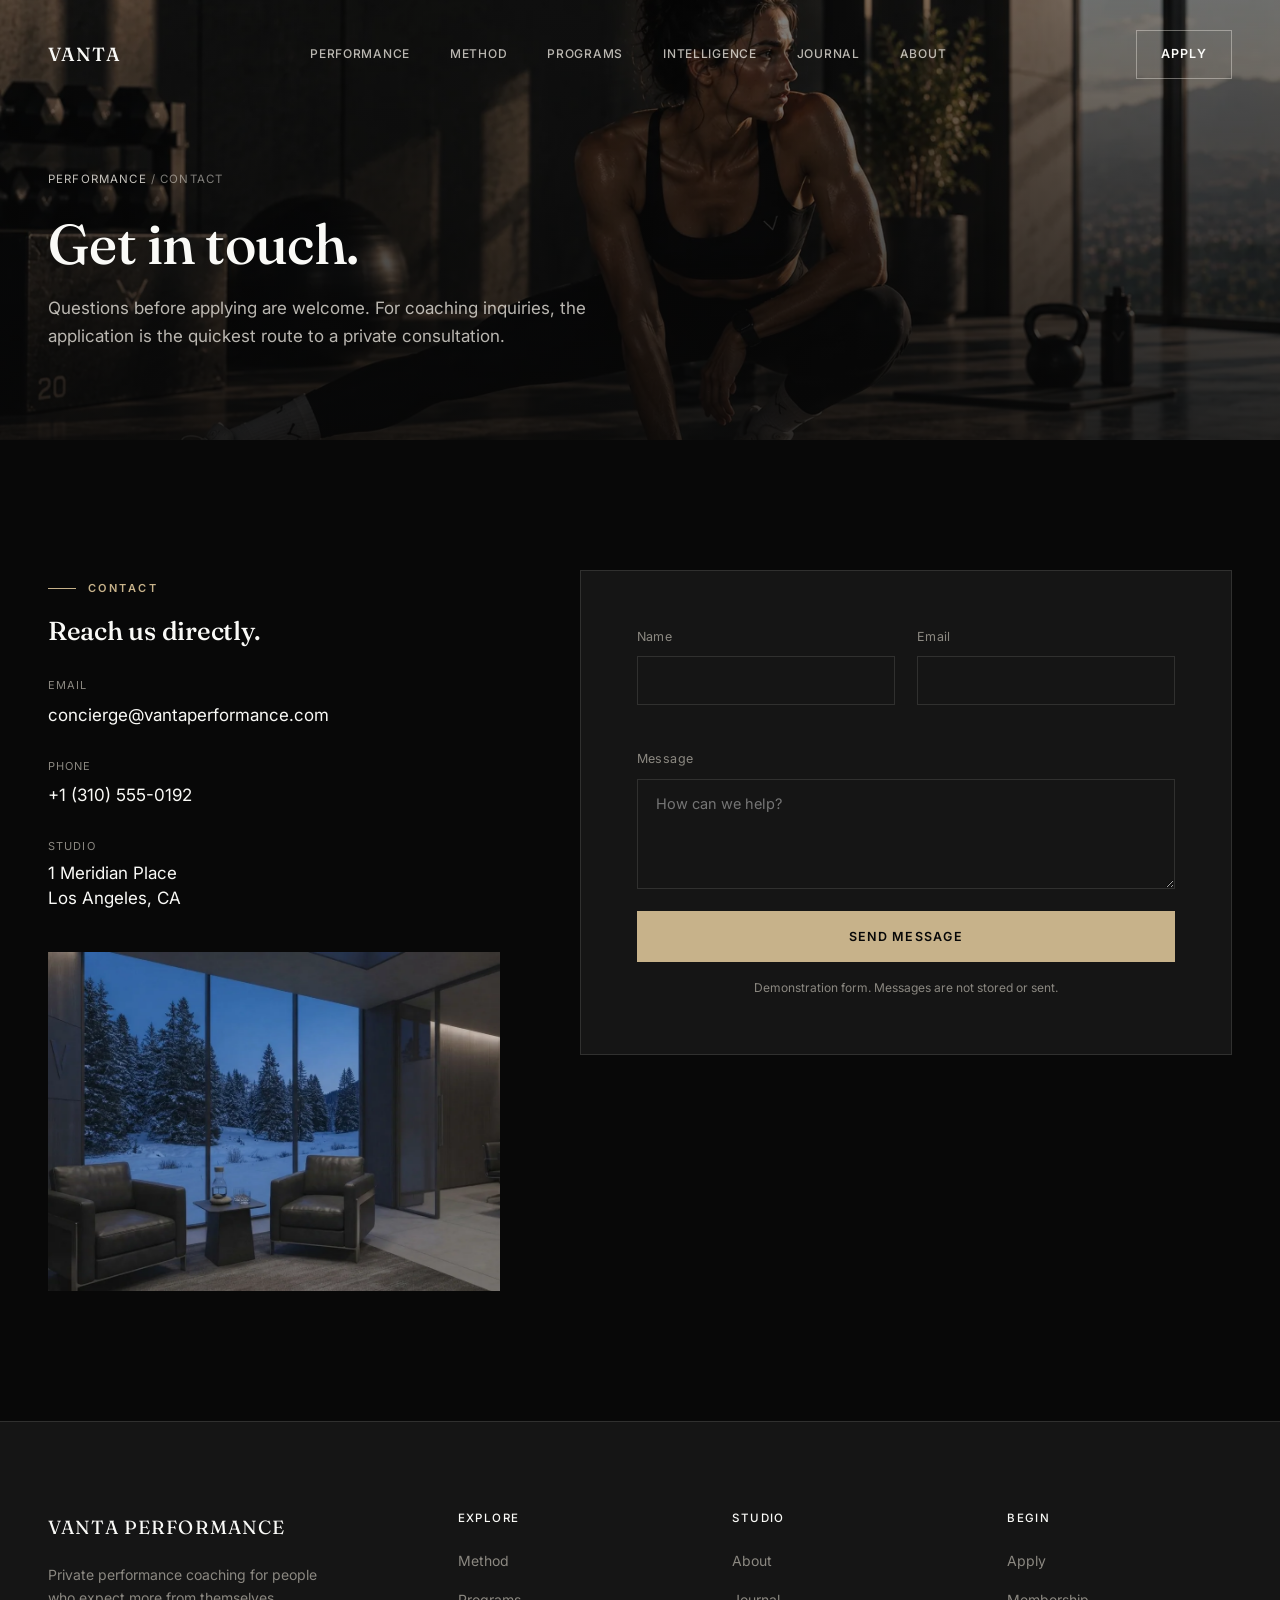
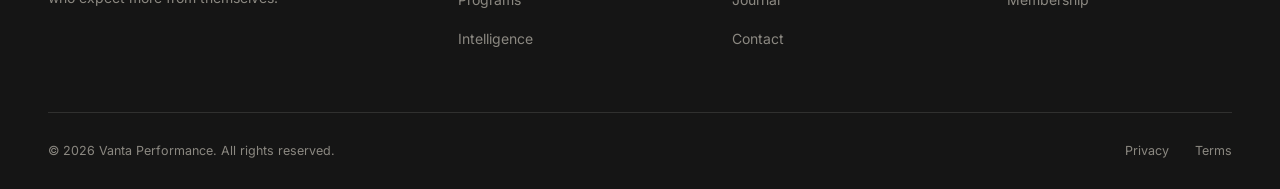
<file: contact.html>
<!DOCTYPE html>
<html lang="en">
<head>
<meta charset="UTF-8">
<meta name="viewport" content="width=device-width, initial-scale=1.0">
<title>Contact | Vanta Performance</title>
<meta name="description" content="Get in touch with Vanta Performance. Questions before applying for private coaching are welcome.">
<link rel="preconnect" href="https://fonts.googleapis.com">
<link rel="preconnect" href="https://fonts.gstatic.com" crossorigin>
<link href="https://fonts.googleapis.com/css2?family=Fraunces:opsz,wght@9..144,400;9..144,500;9..144,600&family=Inter:wght@400;500;600;700&display=swap" rel="stylesheet">
<link rel="stylesheet" href="css/style.css">
</head>
<body>

<header id="siteHeader">
  <nav>
    <a href="index.html" class="logo">Vanta</a>
    <div class="nav-links">
      <a href="index.html">Performance</a>
      <a href="method.html">Method</a>
      <a href="programs.html">Programs</a>
      <a href="assessment.html">Intelligence</a>
      <a href="journal.html">Journal</a>
      <a href="about.html">About</a>
    </div>
    <a href="apply.html" class="btn btn-outline btn-sm">Apply</a>
    <button class="menu-toggle" id="menuToggle" aria-label="Open menu"><span></span><span></span><span></span></button>
  </nav>
</header>

<div class="drawer-overlay" id="drawerOverlay"></div>
<div class="mobile-drawer" id="mobileDrawer">
  <div class="drawer-close"><button id="drawerClose" aria-label="Close menu">×</button></div>
  <div class="nav-links">
    <a href="index.html">Performance</a><a href="method.html">Method</a><a href="programs.html">Programs</a>
    <a href="assessment.html">Intelligence</a><a href="journal.html">Journal</a><a href="about.html">About</a>
  </div>
  <a href="apply.html" class="btn btn-outline btn-block">Apply</a>
</div>

<main>

  <section class="page-hero" style="padding:170px 0 90px;">
    <div class="frame" data-img="training.mobility" data-decorative></div>
    <div class="wrap page-hero-content">
      <div class="breadcrumb"><a href="index.html">Performance</a> / Contact</div>
      <h1>Get in touch.</h1>
      <p>Questions before applying are welcome. For coaching inquiries, the application is the quickest route to a private consultation.</p>
    </div>
  </section>

  <section class="section">
    <div class="wrap">
      <div class="contact-grid">

        <div class="reveal">
          <span class="eyebrow">Contact</span>
          <h2 style="font-size:26px; margin-bottom:30px;">Reach us directly.</h2>

          <div style="display:flex; flex-direction:column; gap:28px; margin-bottom:40px;">
            <div>
              <div class="contact-label">Email</div>
              <a href="mailto:concierge@vantaperformance.com" style="font-size:17px; color:var(--soft-white);">concierge@vantaperformance.com</a>
            </div>
            <div>
              <div class="contact-label">Phone</div>
              <a href="tel:+13105550192" style="font-size:17px; color:var(--soft-white);">+1 (310) 555-0192</a>
            </div>
            <div>
              <div class="contact-label">Studio</div>
              <p style="font-size:17px; color:var(--soft-white); line-height:1.5;">1 Meridian Place<br>Los Angeles, CA</p>
            </div>
          </div>

          <div class="frame" style="aspect-ratio:4/3;" data-img="facility.consultRoom"></div>
        </div>

        <div class="reveal">
          <div class="form-card">
            <form id="contactForm" novalidate>
              <div class="form-grid">
                <div class="form-group">
                  <label for="contactName">Name</label>
                  <input type="text" id="contactName" autocomplete="name" data-required>
                  <span class="form-error-msg">Please enter your name.</span>
                </div>
                <div class="form-group">
                  <label for="contactEmail">Email</label>
                  <input type="email" id="contactEmail" autocomplete="email" data-required>
                  <span class="form-error-msg">Please enter a valid email address.</span>
                </div>
                <div class="form-group full">
                  <label for="contactMessage">Message</label>
                  <textarea id="contactMessage" data-required placeholder="How can we help?"></textarea>
                  <span class="form-error-msg">Please enter a message.</span>
                </div>
              </div>
              <button type="submit" class="btn btn-primary btn-block">Send Message</button>
              <p class="form-note">Demonstration form. Messages are not stored or sent.</p>
            </form>
            <div class="success-panel" id="contactSuccess" style="display:none;">
              <div class="success-mark"><svg viewBox="0 0 24 24" fill="none" stroke="currentColor" stroke-width="2"><path d="M20 6L9 17l-5-5"/></svg></div>
              <h3>Message sent.</h3>
              <p>Thank you for reaching out. A member of our team will respond within one business day.</p>
            </div>
          </div>
        </div>

      </div>
    </div>
  </section>

</main>

<footer>
  <div class="wrap">
    <div class="footer-grid">
      <div><a href="index.html" class="footer-logo">Vanta Performance</a><p>Private performance coaching for people who expect more from themselves.</p></div>
      <div class="footer-col"><h4>Explore</h4><ul><li><a href="method.html">Method</a></li><li><a href="programs.html">Programs</a></li><li><a href="assessment.html">Intelligence</a></li></ul></div>
      <div class="footer-col"><h4>Studio</h4><ul><li><a href="about.html">About</a></li><li><a href="journal.html">Journal</a></li><li><a href="contact.html">Contact</a></li></ul></div>
      <div class="footer-col"><h4>Begin</h4><ul><li><a href="apply.html">Apply</a></li><li><a href="membership.html">Membership</a></li></ul></div>
    </div>
    <div class="footer-bottom"><span>© 2026 Vanta Performance. All rights reserved.</span><div class="footer-bottom-links"><a href="#">Privacy</a><a href="#">Terms</a></div></div>
  </div>
</footer>

<script src="js/imageRegistry.js"></script>
<script src="js/data.js"></script>
<script src="js/navigation.js"></script>
<script src="js/main.js"></script>
<script src="js/forms.js"></script>
</body>
</html>
</file>
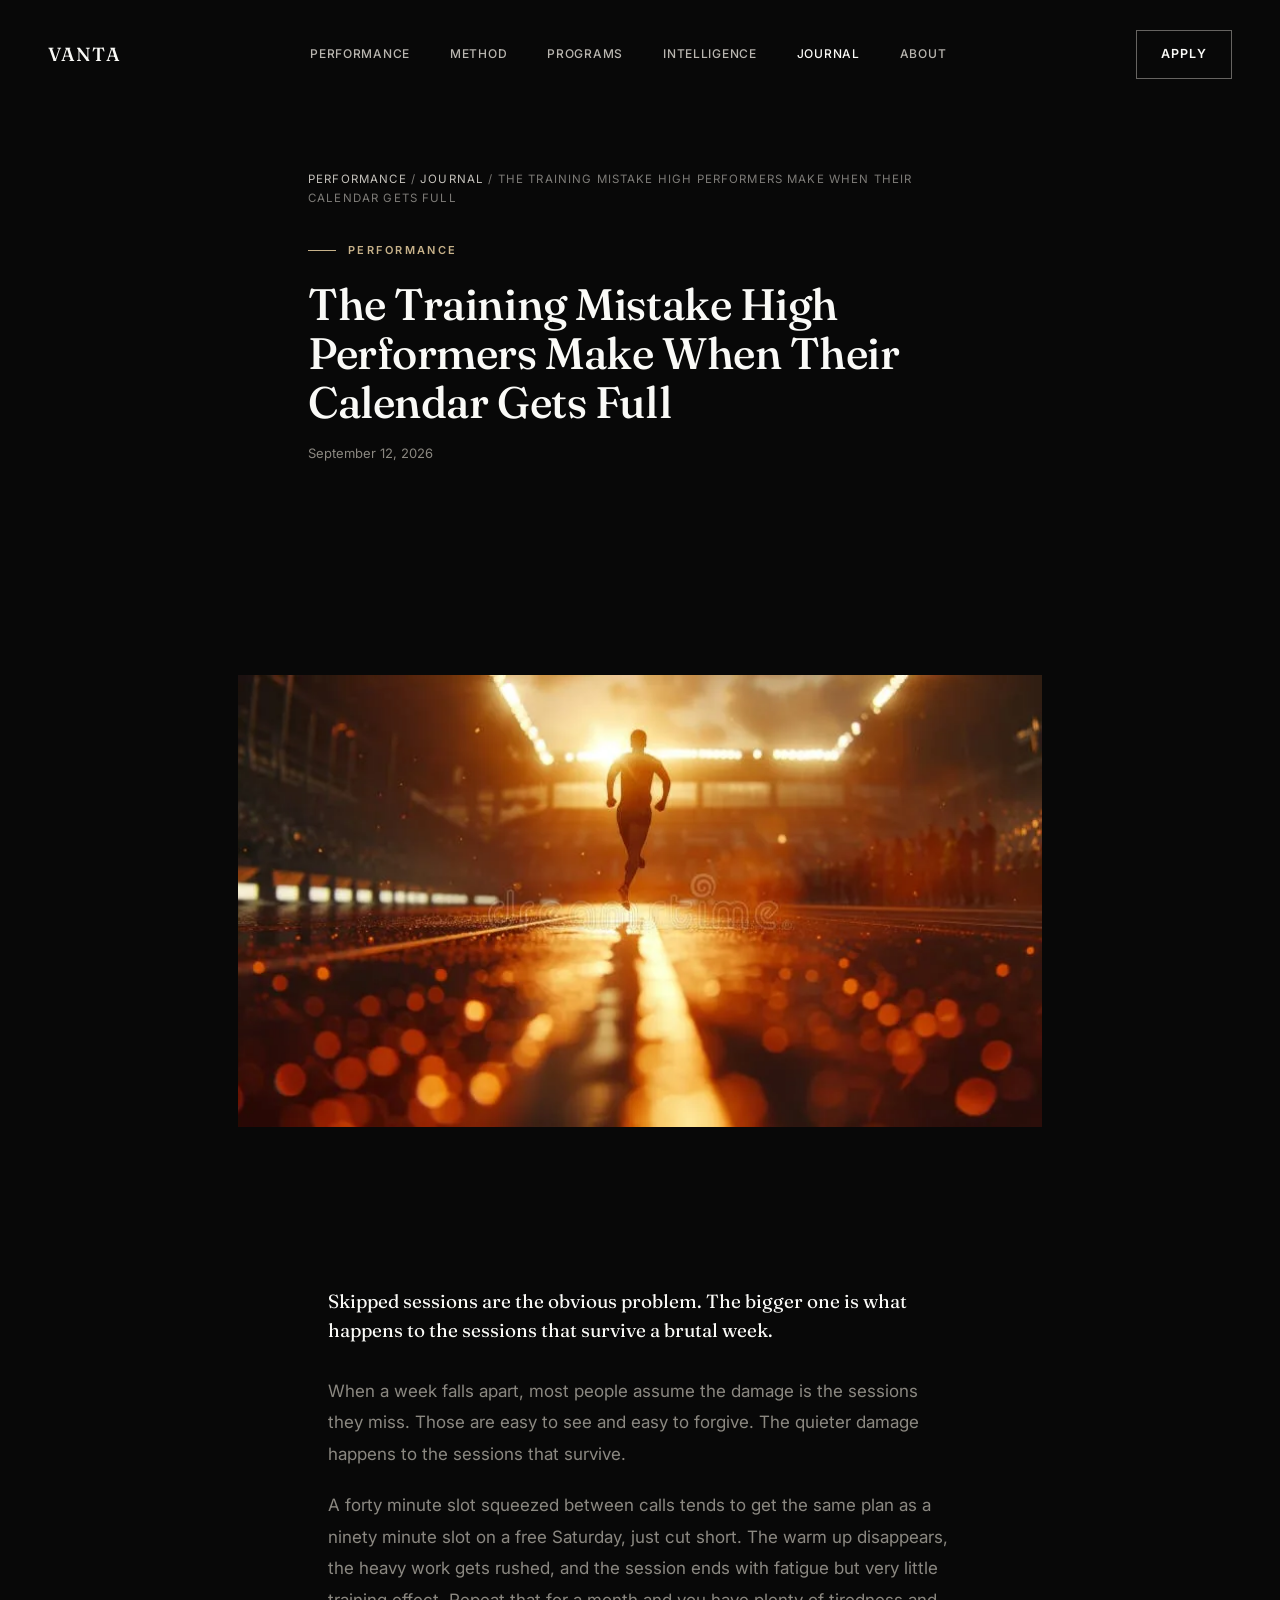
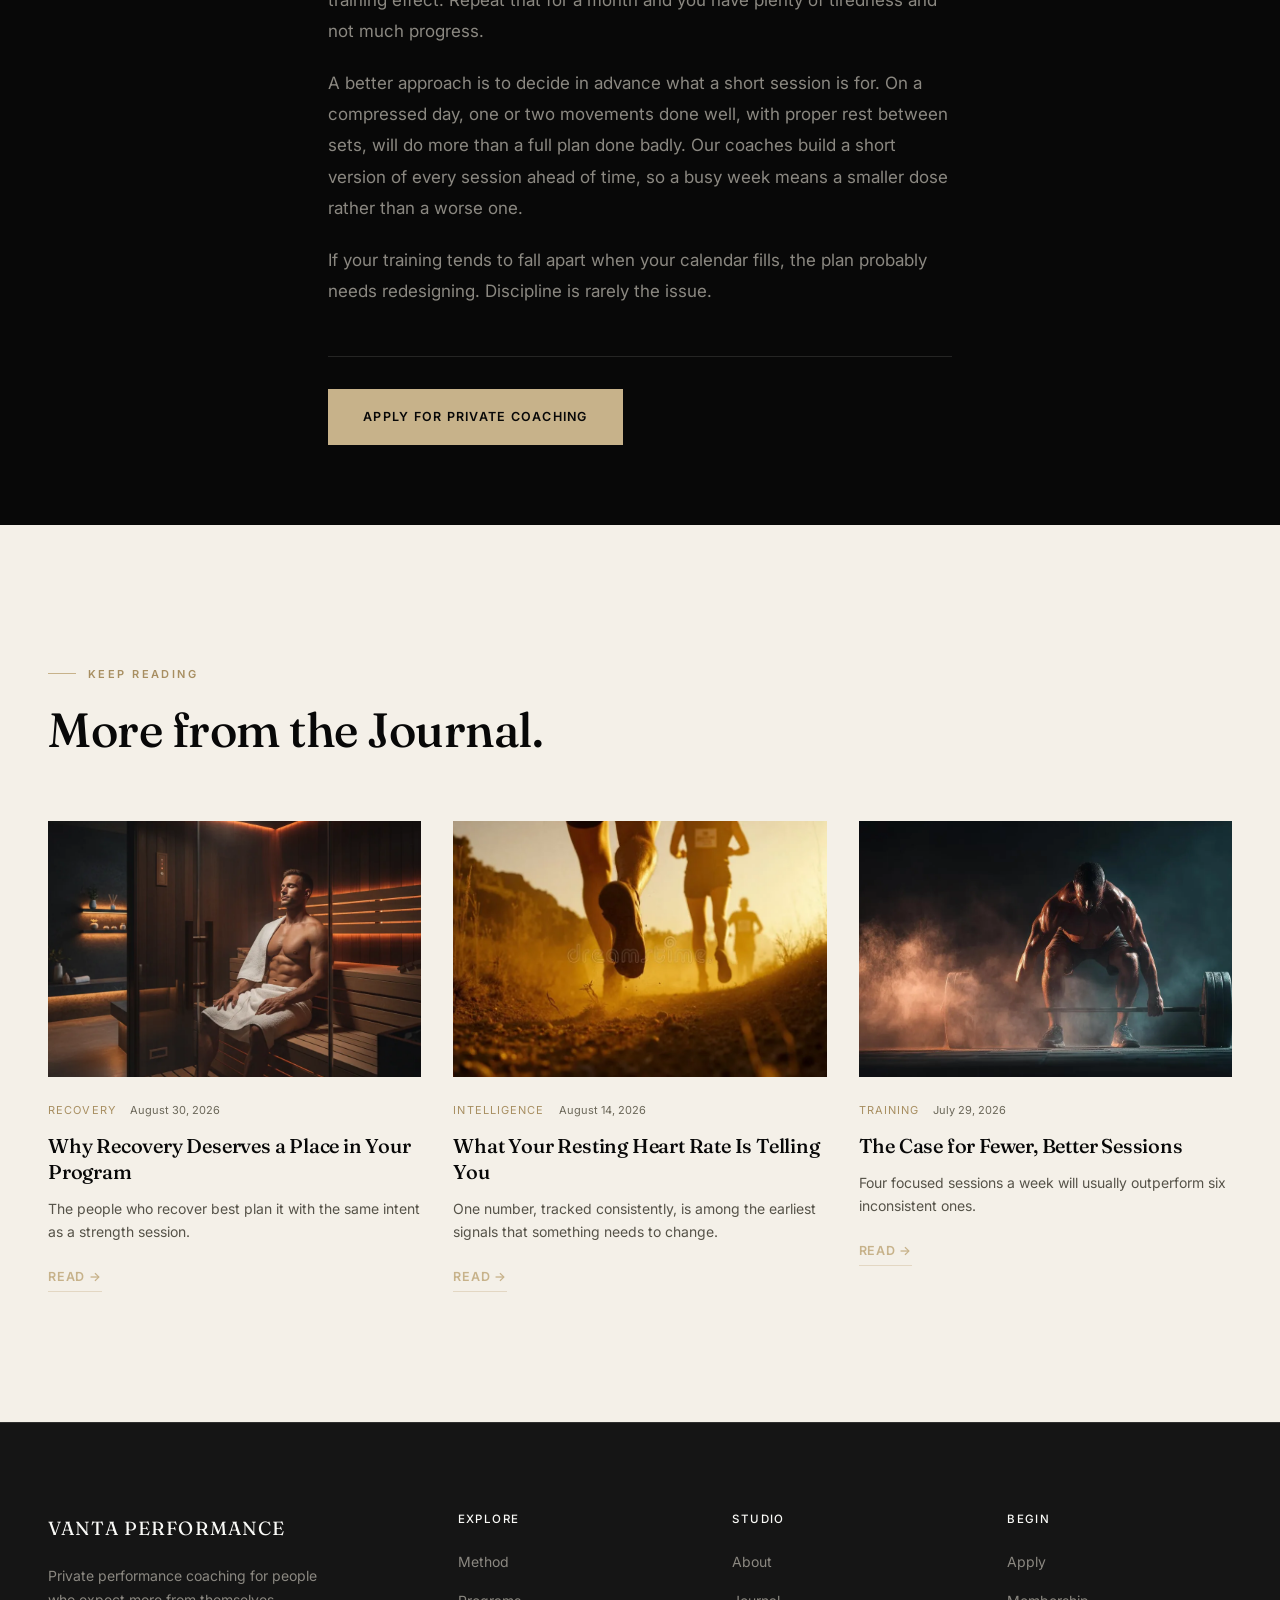
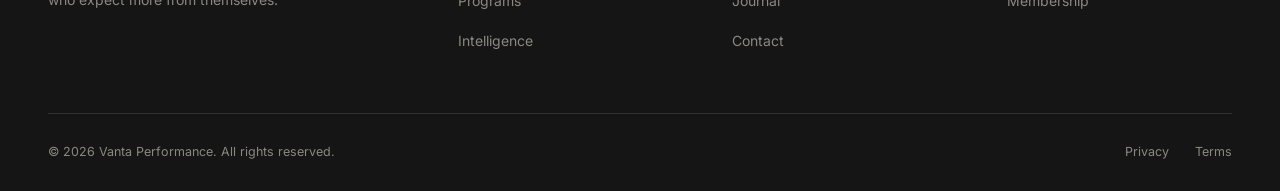
<file: journal-article.html>
<!DOCTYPE html>
<html lang="en">
<head>
<meta charset="UTF-8">
<meta name="viewport" content="width=device-width, initial-scale=1.0">
<title id="pageTitle">Journal | Vanta Performance</title>
<meta name="description" content="Considered writing on training, recovery, and performance from the Vanta Performance team.">
<link rel="preconnect" href="https://fonts.googleapis.com">
<link rel="preconnect" href="https://fonts.gstatic.com" crossorigin>
<link href="https://fonts.googleapis.com/css2?family=Fraunces:opsz,wght@9..144,400;9..144,500;9..144,600&family=Inter:wght@400;500;600;700&display=swap" rel="stylesheet">
<link rel="stylesheet" href="css/style.css">
</head>
<body>

<header id="siteHeader">
  <nav>
    <a href="index.html" class="logo">Vanta</a>
    <div class="nav-links">
      <a href="index.html">Performance</a>
      <a href="method.html">Method</a>
      <a href="programs.html">Programs</a>
      <a href="assessment.html">Intelligence</a>
      <a href="journal.html" class="active">Journal</a>
      <a href="about.html">About</a>
    </div>
    <a href="apply.html" class="btn btn-outline btn-sm">Apply</a>
    <button class="menu-toggle" id="menuToggle" aria-label="Open menu"><span></span><span></span><span></span></button>
  </nav>
</header>

<div class="drawer-overlay" id="drawerOverlay"></div>
<div class="mobile-drawer" id="mobileDrawer">
  <div class="drawer-close"><button id="drawerClose" aria-label="Close menu">×</button></div>
  <div class="nav-links">
    <a href="index.html">Performance</a><a href="method.html">Method</a><a href="programs.html">Programs</a>
    <a href="assessment.html">Intelligence</a><a href="journal.html">Journal</a><a href="about.html">About</a>
  </div>
  <a href="apply.html" class="btn btn-outline btn-block">Apply</a>
</div>

<main>

  <section class="section" style="padding-top:170px;">
    <div class="wrap" style="max-width:760px;">
      <div class="breadcrumb"><a href="index.html">Performance</a> / <a href="journal.html">Journal</a> / <span id="breadcrumbTitle"></span></div>
      <span class="eyebrow" id="articleCategory"></span>
      <h1 id="articleTitle" style="font-size:clamp(28px,4vw,44px); margin-bottom:16px;"></h1>
      <p id="articleDate" style="font-size:13px; color:var(--stone);"></p>
    </div>
  </section>

  <section class="section-tight">
    <div class="wrap" style="max-width:900px;">
      <div class="frame article-hero" id="articleFrame"></div>
    </div>
  </section>

  <section class="section-tight">
    <div class="wrap" style="max-width:720px;">
      <p id="articleExcerpt" style="font-size:19px; color:var(--soft-white); font-family:var(--font-display); line-height:1.5; margin-bottom:32px;"></p>
      <div id="articleBody" style="font-size:17px; color:var(--soft-white); line-height:1.85;"></div>
      <div style="margin-top:48px; padding-top:32px; border-top:1px solid var(--line);">
        <a href="apply.html" class="btn btn-primary">Apply for Private Coaching</a>
      </div>
    </div>
  </section>

  <section class="section on-light">
    <div class="wrap">
      <div class="section-head">
        <span class="eyebrow">Keep Reading</span>
        <h2>More from the Journal.</h2>
      </div>
      <div class="grid-3-gap" id="relatedJournal"></div>
    </div>
  </section>

</main>

<footer>
  <div class="wrap">
    <div class="footer-grid">
      <div><a href="index.html" class="footer-logo">Vanta Performance</a><p>Private performance coaching for people who expect more from themselves.</p></div>
      <div class="footer-col"><h4>Explore</h4><ul><li><a href="method.html">Method</a></li><li><a href="programs.html">Programs</a></li><li><a href="assessment.html">Intelligence</a></li></ul></div>
      <div class="footer-col"><h4>Studio</h4><ul><li><a href="about.html">About</a></li><li><a href="journal.html">Journal</a></li><li><a href="contact.html">Contact</a></li></ul></div>
      <div class="footer-col"><h4>Begin</h4><ul><li><a href="apply.html">Apply</a></li><li><a href="membership.html">Membership</a></li></ul></div>
    </div>
    <div class="footer-bottom"><span>© 2026 Vanta Performance. All rights reserved.</span><div class="footer-bottom-links"><a href="#">Privacy</a><a href="#">Terms</a></div></div>
  </div>
</footer>

<script src="js/imageRegistry.js"></script>
<script src="js/data.js"></script>
<script src="js/content.js"></script>
<script src="js/navigation.js"></script>
<script src="js/main.js"></script>
<script>
  const slug = getQueryParam('slug') || JOURNAL[0].slug;
  const article = JOURNAL.find(a => a.slug === slug) || JOURNAL[0];

  document.getElementById('pageTitle').textContent = article.title + ' | Vanta Performance';
  document.getElementById('breadcrumbTitle').textContent = article.title;
  document.getElementById('articleCategory').textContent = article.category;
  document.getElementById('articleTitle').textContent = article.title;
  document.getElementById('articleDate').textContent = article.date;
  document.getElementById('articleExcerpt').textContent = article.excerpt;
  document.getElementById('articleFrame').innerHTML = renderRegistryImage(article.image, { eager: true });
  document.getElementById('articleBody').innerHTML = article.body
    .map((para, i, all) => `<p style="margin-bottom:${i === all.length - 1 ? 0 : 20}px;">${para}</p>`)
    .join('');

  const related = JOURNAL.filter(a => a.slug !== article.slug).slice(0, 3);
  document.getElementById('relatedJournal').innerHTML = related.map(a => journalCard(a, true)).join('');
</script>
</body>
</html>
</file>
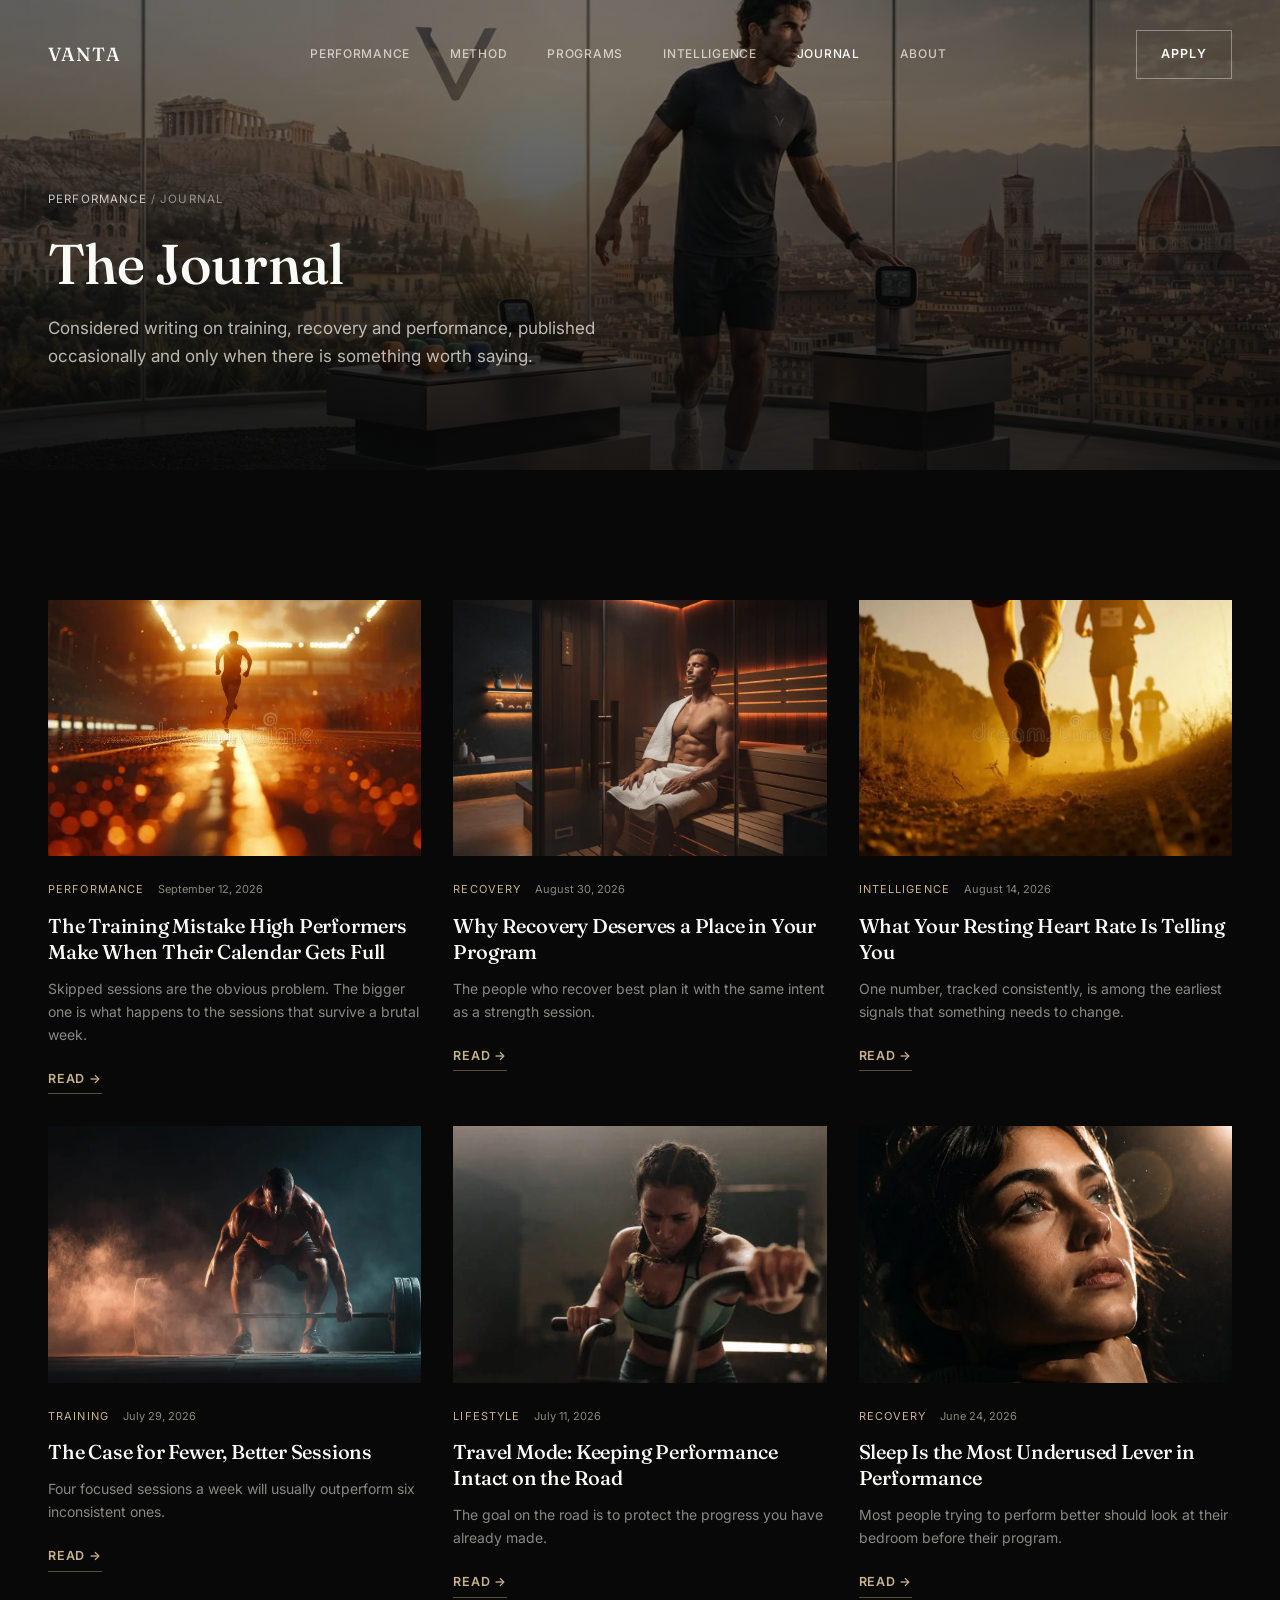
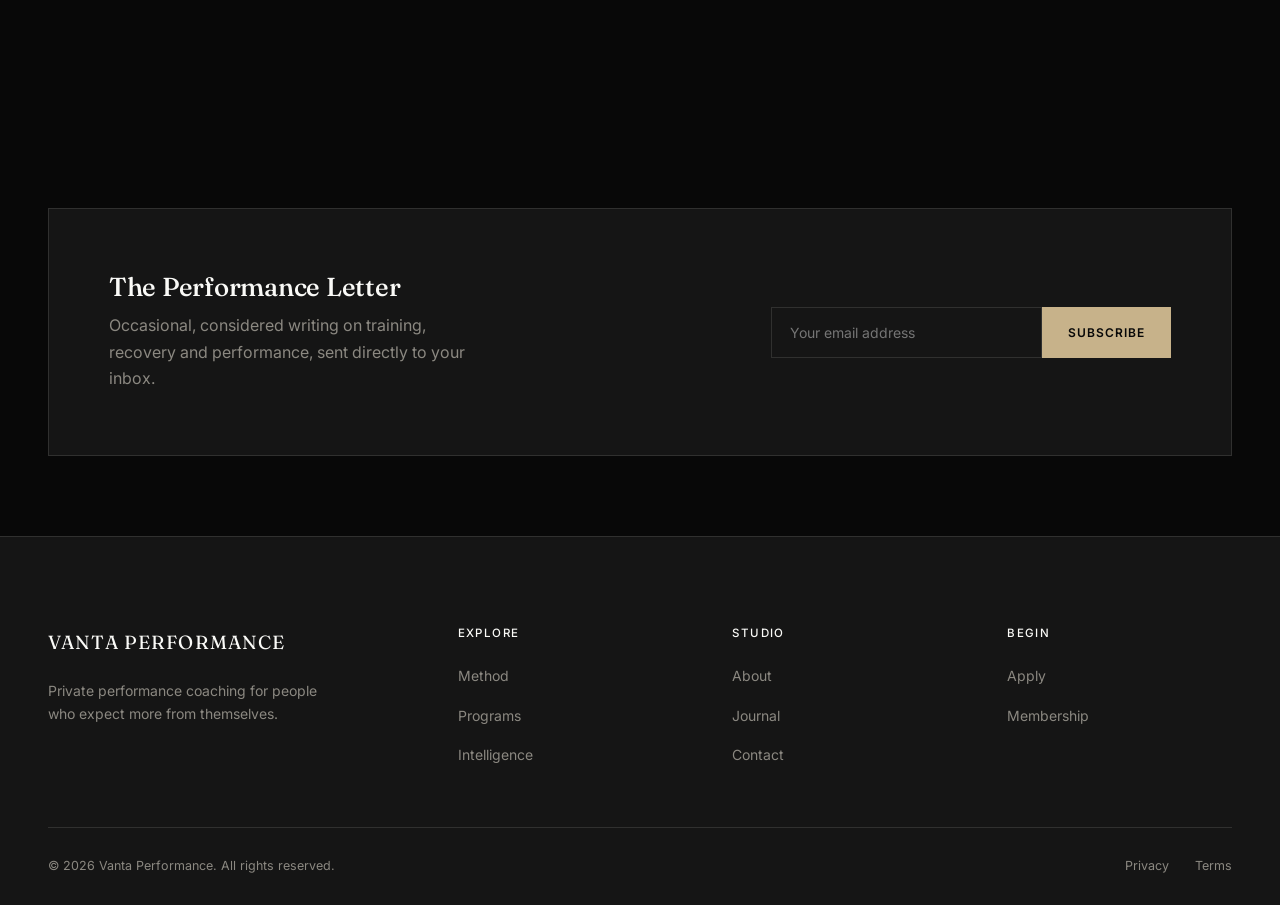
<file: journal.html>
<!DOCTYPE html>
<html lang="en">
<head>
<meta charset="UTF-8">
<meta name="viewport" content="width=device-width, initial-scale=1.0">
<title>The Journal | Vanta Performance</title>
<meta name="description" content="Considered writing on training, recovery, and performance from the Vanta Performance team.">
<link rel="preconnect" href="https://fonts.googleapis.com">
<link rel="preconnect" href="https://fonts.gstatic.com" crossorigin>
<link href="https://fonts.googleapis.com/css2?family=Fraunces:opsz,wght@9..144,400;9..144,500;9..144,600&family=Inter:wght@400;500;600;700&display=swap" rel="stylesheet">
<link rel="stylesheet" href="css/style.css">
</head>
<body>

<header id="siteHeader">
  <nav>
    <a href="index.html" class="logo">Vanta</a>
    <div class="nav-links">
      <a href="index.html">Performance</a>
      <a href="method.html">Method</a>
      <a href="programs.html">Programs</a>
      <a href="assessment.html">Intelligence</a>
      <a href="journal.html" class="active">Journal</a>
      <a href="about.html">About</a>
    </div>
    <a href="apply.html" class="btn btn-outline btn-sm">Apply</a>
    <button class="menu-toggle" id="menuToggle" aria-label="Open menu"><span></span><span></span><span></span></button>
  </nav>
</header>

<div class="drawer-overlay" id="drawerOverlay"></div>
<div class="mobile-drawer" id="mobileDrawer">
  <div class="drawer-close"><button id="drawerClose" aria-label="Close menu">×</button></div>
  <div class="nav-links">
    <a href="index.html">Performance</a><a href="method.html">Method</a><a href="programs.html">Programs</a>
    <a href="assessment.html">Intelligence</a><a href="journal.html">Journal</a><a href="about.html">About</a>
  </div>
  <a href="apply.html" class="btn btn-outline btn-block">Apply</a>
</div>

<main>

  <section class="page-hero">
    <div class="frame" data-img="editorial.performance" data-decorative></div>
    <div class="wrap page-hero-content">
      <div class="breadcrumb"><a href="index.html">Performance</a> / Journal</div>
      <h1>The Journal</h1>
      <p>Considered writing on training, recovery and performance, published occasionally and only when there is something worth saying.</p>
    </div>
  </section>

  <section class="section">
    <div class="wrap">
      <div class="grid-3-gap" id="allJournal"></div>
    </div>
  </section>

  <section class="section-tight">
    <div class="wrap">
      <div class="letter-box">
        <div>
          <h3>The Performance Letter</h3>
          <p>Occasional, considered writing on training, recovery and performance, sent directly to your inbox.</p>
        </div>
        <form class="letter-form">
          <input type="email" placeholder="Your email address" aria-label="Email address" required>
          <button type="submit">Subscribe</button>
        </form>
      </div>
    </div>
  </section>

</main>

<footer>
  <div class="wrap">
    <div class="footer-grid">
      <div><a href="index.html" class="footer-logo">Vanta Performance</a><p>Private performance coaching for people who expect more from themselves.</p></div>
      <div class="footer-col"><h4>Explore</h4><ul><li><a href="method.html">Method</a></li><li><a href="programs.html">Programs</a></li><li><a href="assessment.html">Intelligence</a></li></ul></div>
      <div class="footer-col"><h4>Studio</h4><ul><li><a href="about.html">About</a></li><li><a href="journal.html">Journal</a></li><li><a href="contact.html">Contact</a></li></ul></div>
      <div class="footer-col"><h4>Begin</h4><ul><li><a href="apply.html">Apply</a></li><li><a href="membership.html">Membership</a></li></ul></div>
    </div>
    <div class="footer-bottom"><span>© 2026 Vanta Performance. All rights reserved.</span><div class="footer-bottom-links"><a href="#">Privacy</a><a href="#">Terms</a></div></div>
  </div>
</footer>

<script src="js/imageRegistry.js"></script>
<script src="js/data.js"></script>
<script src="js/content.js"></script>
<script src="js/navigation.js"></script>
<script src="js/main.js"></script>
<script src="js/forms.js"></script>
<script>
  renderJournal('allJournal');
</script>
</body>
</html>
</file>
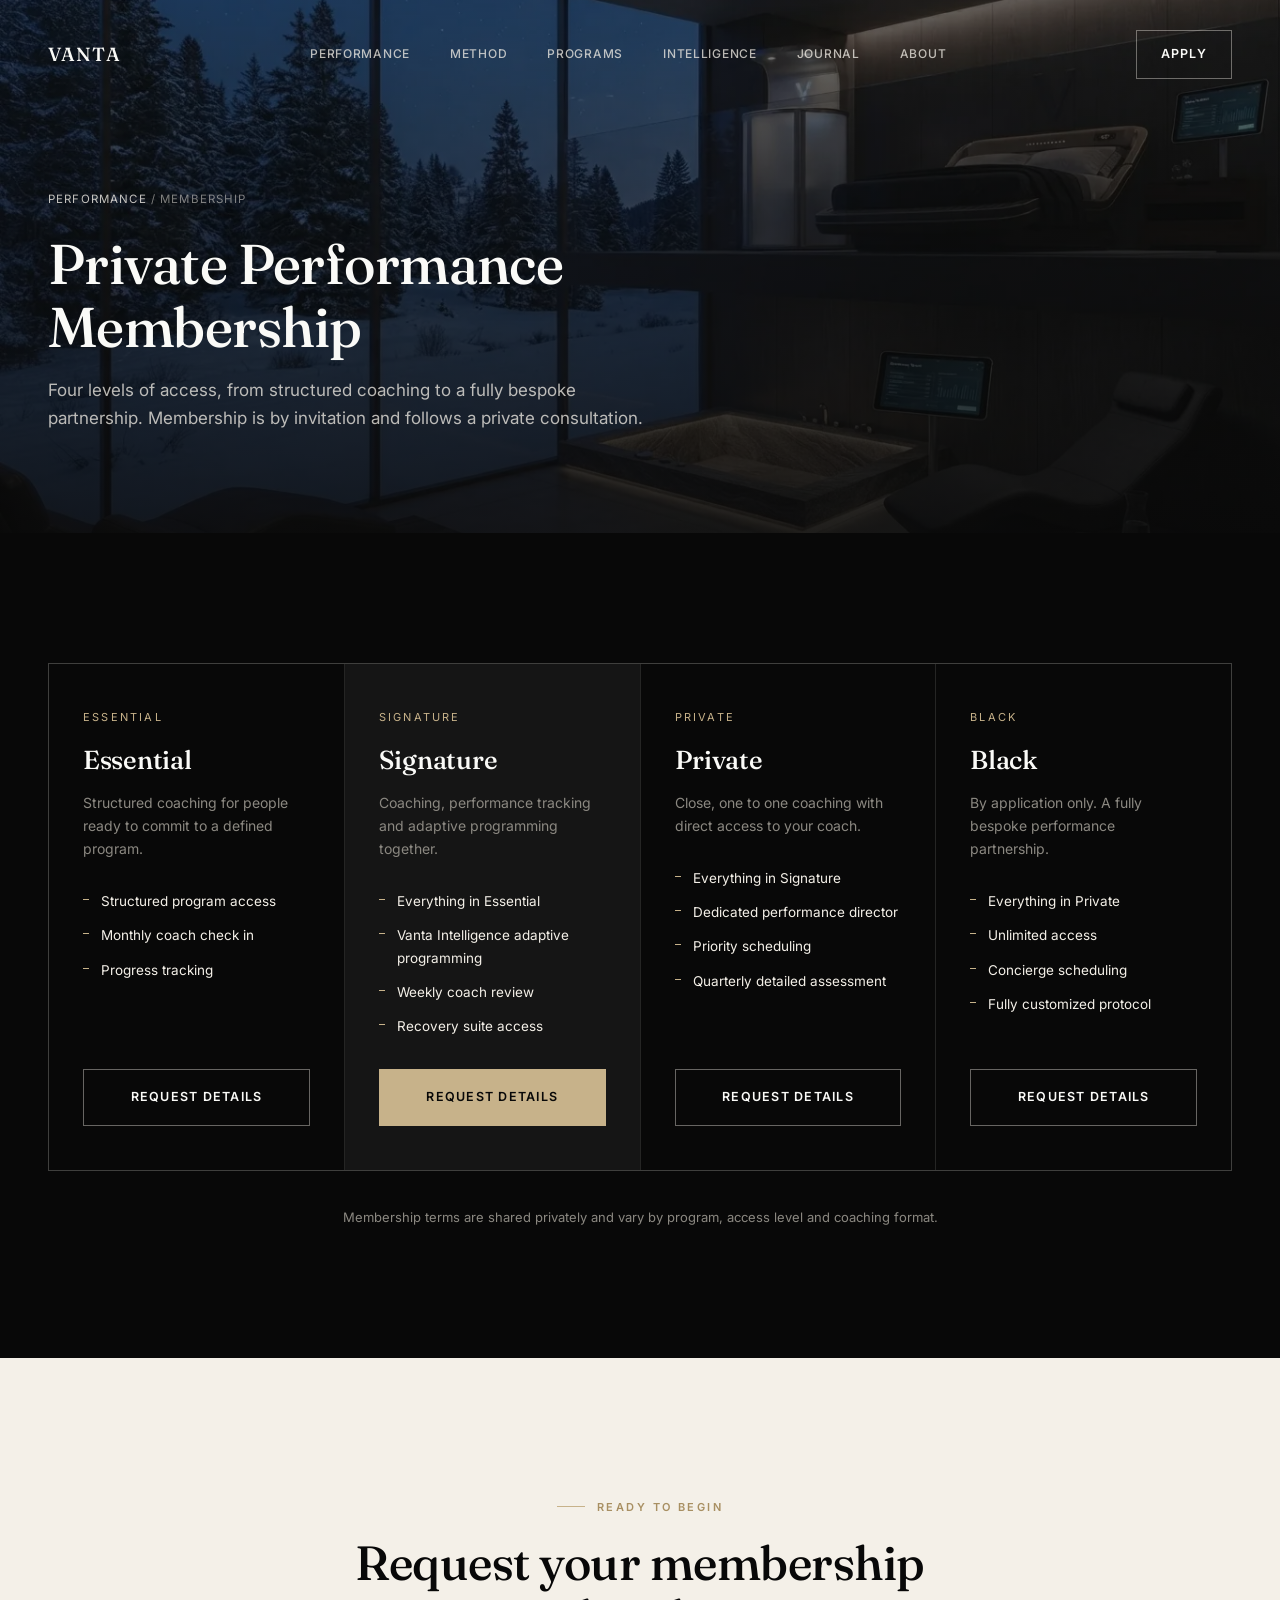
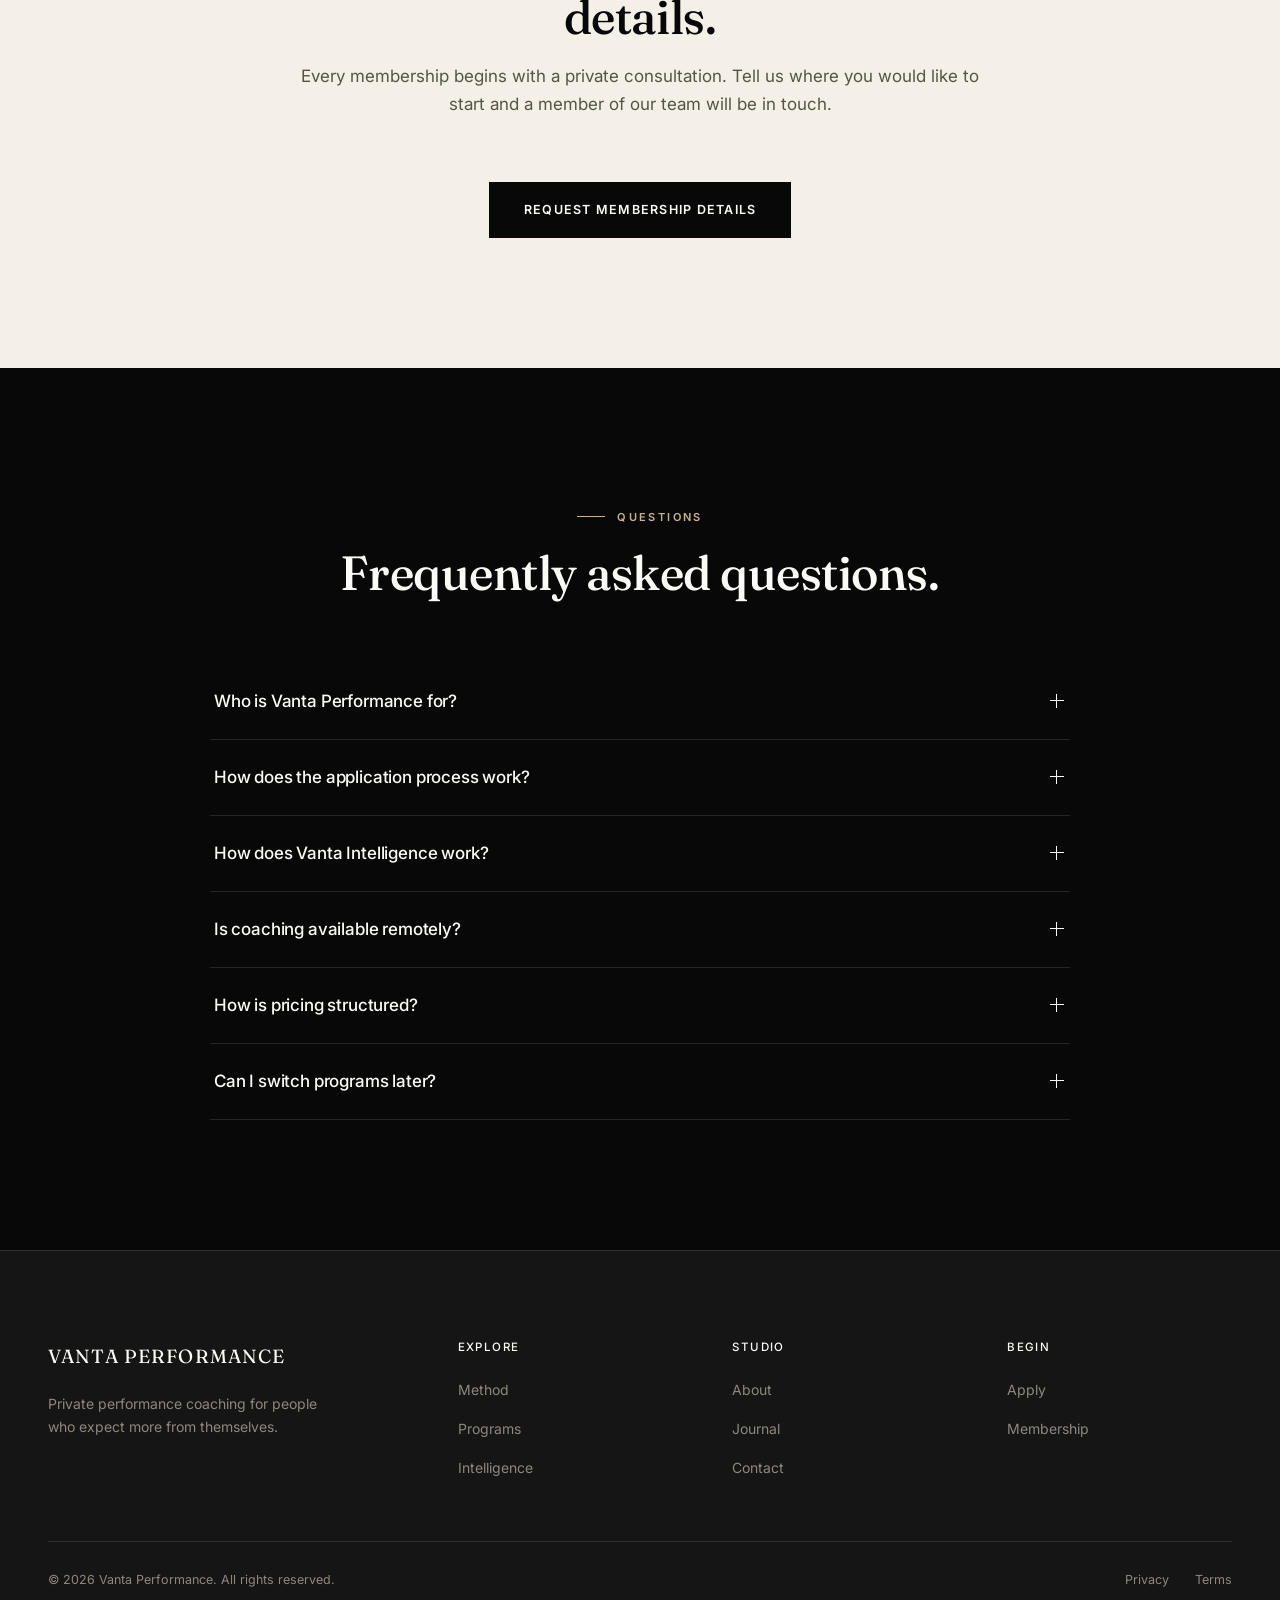
<file: membership.html>
<!DOCTYPE html>
<html lang="en">
<head>
<meta charset="UTF-8">
<meta name="viewport" content="width=device-width, initial-scale=1.0">
<title>Private Performance Membership | Vanta Performance</title>
<meta name="description" content="Structured coaching, AI performance tracking, and high touch private programs. Membership details are shared following a private consultation.">
<link rel="preconnect" href="https://fonts.googleapis.com">
<link rel="preconnect" href="https://fonts.gstatic.com" crossorigin>
<link href="https://fonts.googleapis.com/css2?family=Fraunces:opsz,wght@9..144,400;9..144,500;9..144,600&family=Inter:wght@400;500;600;700&display=swap" rel="stylesheet">
<link rel="stylesheet" href="css/style.css">
</head>
<body>

<header id="siteHeader">
  <nav>
    <a href="index.html" class="logo">Vanta</a>
    <div class="nav-links">
      <a href="index.html">Performance</a>
      <a href="method.html">Method</a>
      <a href="programs.html">Programs</a>
      <a href="assessment.html">Intelligence</a>
      <a href="journal.html">Journal</a>
      <a href="about.html">About</a>
    </div>
    <a href="apply.html" class="btn btn-outline btn-sm">Apply</a>
    <button class="menu-toggle" id="menuToggle" aria-label="Open menu"><span></span><span></span><span></span></button>
  </nav>
</header>

<div class="drawer-overlay" id="drawerOverlay"></div>
<div class="mobile-drawer" id="mobileDrawer">
  <div class="drawer-close"><button id="drawerClose" aria-label="Close menu">×</button></div>
  <div class="nav-links">
    <a href="index.html">Performance</a><a href="method.html">Method</a><a href="programs.html">Programs</a>
    <a href="assessment.html">Intelligence</a><a href="journal.html">Journal</a><a href="about.html">About</a>
  </div>
  <a href="apply.html" class="btn btn-outline btn-block">Apply</a>
</div>

<main>

  <section class="page-hero">
    <div class="frame" data-img="recovery.sleep" data-decorative></div>
    <div class="wrap page-hero-content">
      <div class="breadcrumb"><a href="index.html">Performance</a> / Membership</div>
      <h1>Private Performance Membership</h1>
      <p>Four levels of access, from structured coaching to a fully bespoke partnership. Membership is by invitation and follows a private consultation.</p>
    </div>
  </section>

  <section class="section">
    <div class="wrap">
      <div class="membership-grid" id="membershipGrid"></div>
      <p style="text-align:center; margin-top:36px; font-size:13px; color:var(--stone);">Membership terms are shared privately and vary by program, access level and coaching format.</p>
    </div>
  </section>

  <section class="section on-light">
    <div class="wrap">
      <div class="section-head center">
        <span class="eyebrow">Ready to Begin</span>
        <h2>Request your membership details.</h2>
        <p>Every membership begins with a private consultation. Tell us where you would like to start and a member of our team will be in touch.</p>
      </div>
      <div style="display:flex; justify-content:center;">
        <a href="apply.html" class="btn btn-dark">Request Membership Details</a>
      </div>
    </div>
  </section>

  <section class="section">
    <div class="wrap">
      <div class="section-head center">
        <span class="eyebrow">Questions</span>
        <h2>Frequently asked questions.</h2>
      </div>
      <div class="faq-list" id="faqList"></div>
    </div>
  </section>

</main>

<footer>
  <div class="wrap">
    <div class="footer-grid">
      <div><a href="index.html" class="footer-logo">Vanta Performance</a><p>Private performance coaching for people who expect more from themselves.</p></div>
      <div class="footer-col"><h4>Explore</h4><ul><li><a href="method.html">Method</a></li><li><a href="programs.html">Programs</a></li><li><a href="assessment.html">Intelligence</a></li></ul></div>
      <div class="footer-col"><h4>Studio</h4><ul><li><a href="about.html">About</a></li><li><a href="journal.html">Journal</a></li><li><a href="contact.html">Contact</a></li></ul></div>
      <div class="footer-col"><h4>Begin</h4><ul><li><a href="apply.html">Apply</a></li><li><a href="membership.html">Membership</a></li></ul></div>
    </div>
    <div class="footer-bottom"><span>© 2026 Vanta Performance. All rights reserved.</span><div class="footer-bottom-links"><a href="#">Privacy</a><a href="#">Terms</a></div></div>
  </div>
</footer>

<script src="js/imageRegistry.js"></script>
<script src="js/data.js"></script>
<script src="js/content.js"></script>
<script src="js/navigation.js"></script>
<script src="js/main.js"></script>
<script>
  renderMembership('membershipGrid');
  renderFaqs('faqList');
</script>
</body>
</html>
</file>
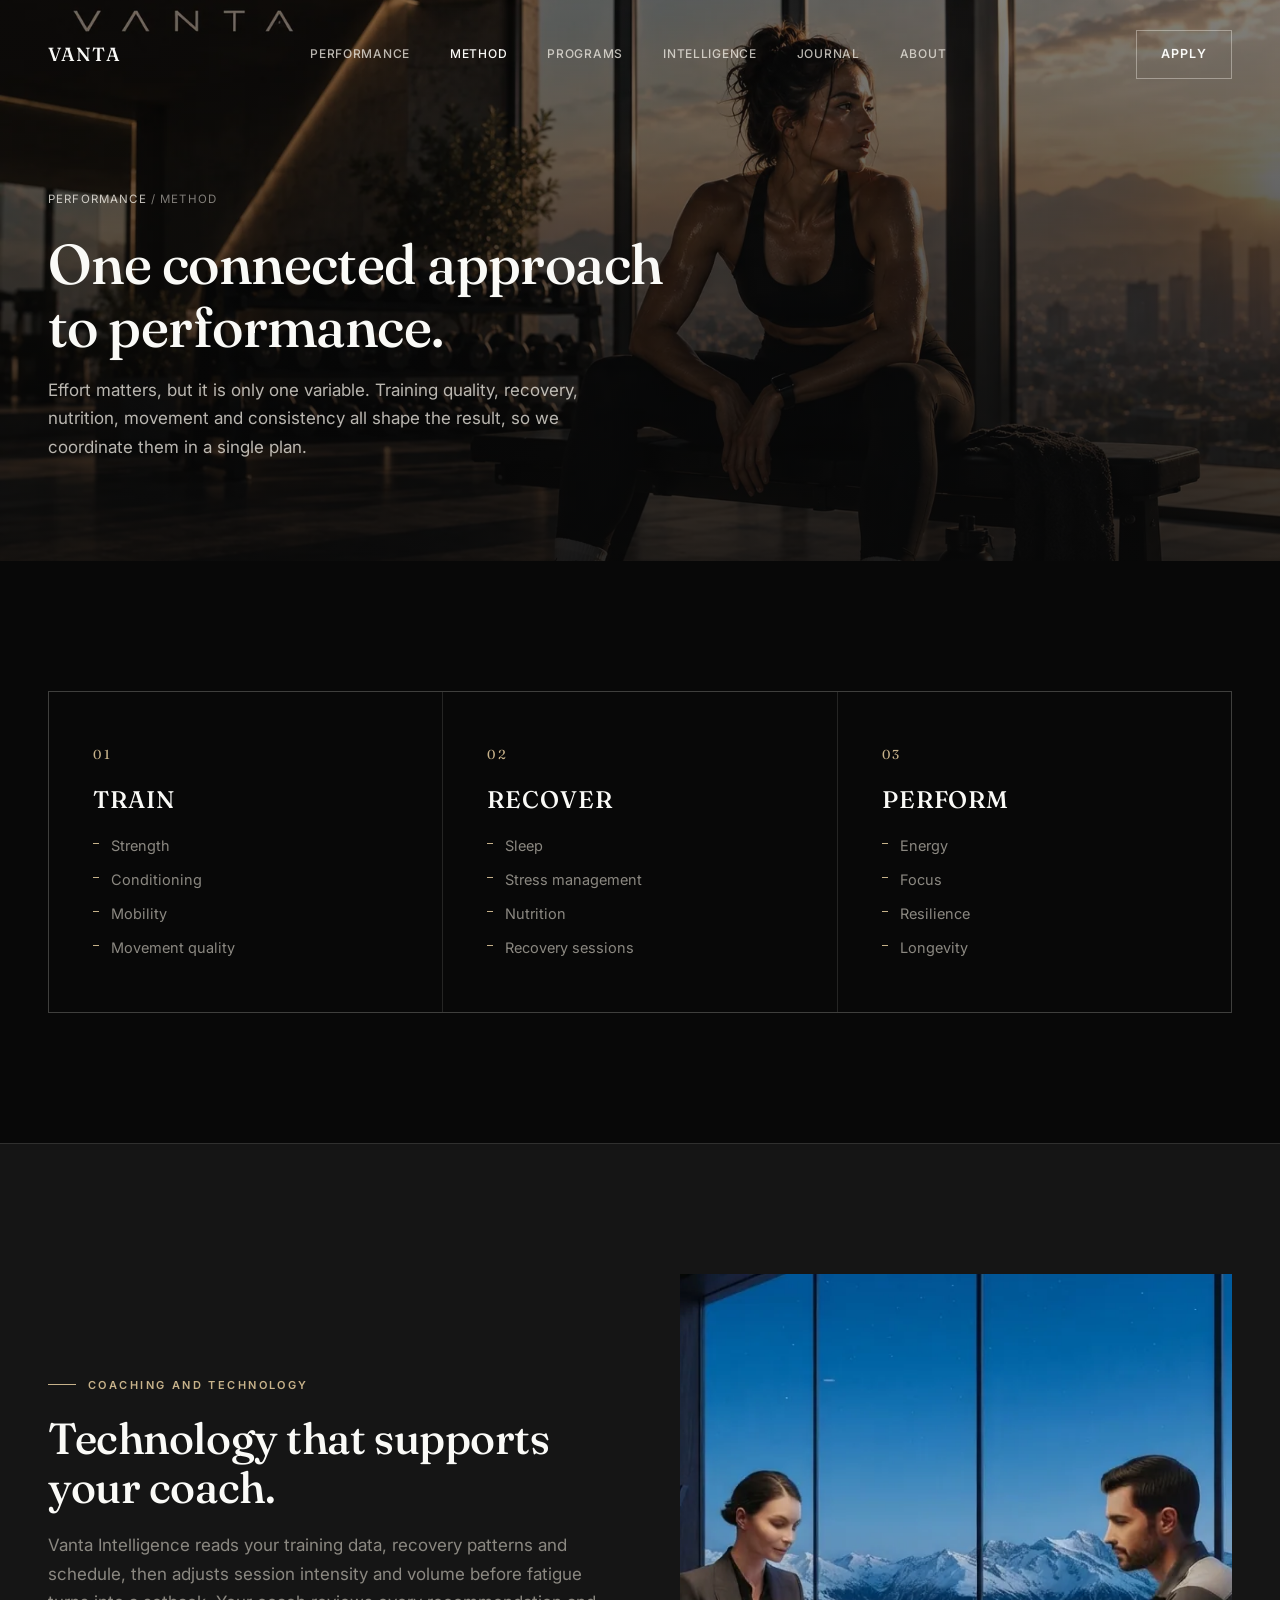
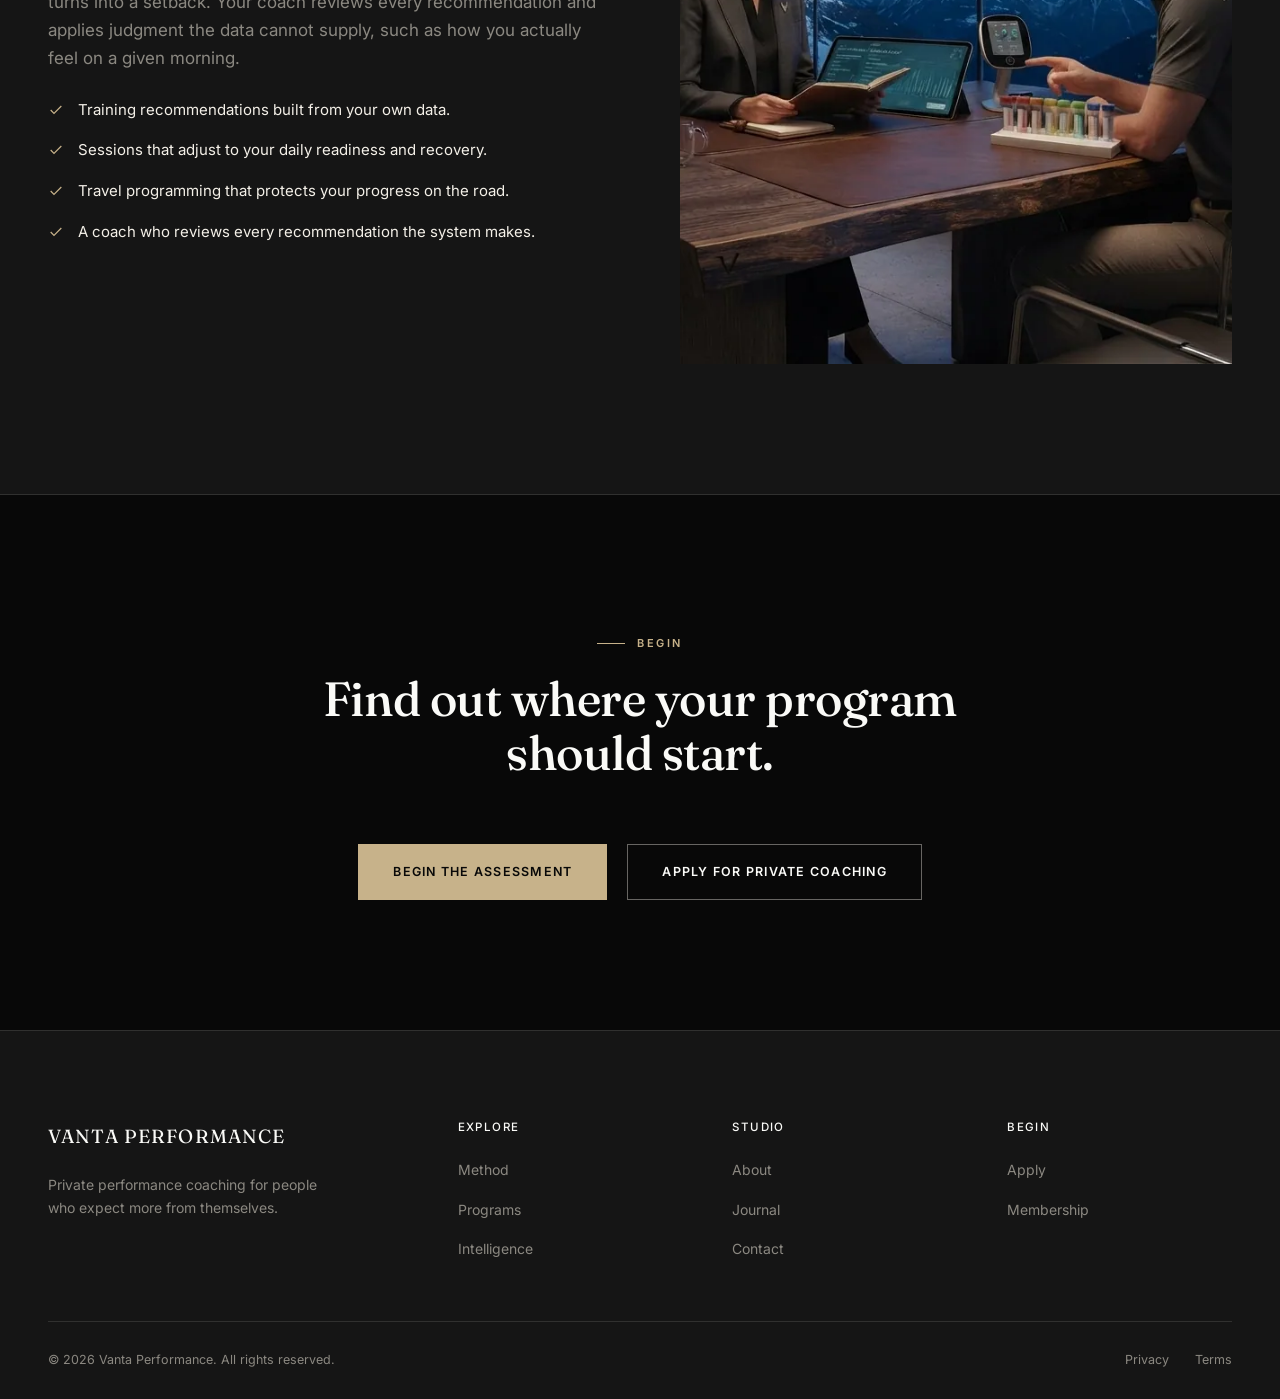
<file: method.html>
<!DOCTYPE html>
<html lang="en">
<head>
<meta charset="UTF-8">
<meta name="viewport" content="width=device-width, initial-scale=1.0">
<title>The Method | Vanta Performance</title>
<meta name="description" content="Training, recovery and performance brought into one intelligent system, built on decades of coaching and the discipline of measurement.">
<link rel="preconnect" href="https://fonts.googleapis.com">
<link rel="preconnect" href="https://fonts.gstatic.com" crossorigin>
<link href="https://fonts.googleapis.com/css2?family=Fraunces:opsz,wght@9..144,400;9..144,500;9..144,600&family=Inter:wght@400;500;600;700&display=swap" rel="stylesheet">
<link rel="stylesheet" href="css/style.css">
</head>
<body>

<header id="siteHeader">
  <nav>
    <a href="index.html" class="logo">Vanta</a>
    <div class="nav-links">
      <a href="index.html">Performance</a>
      <a href="method.html" class="active">Method</a>
      <a href="programs.html">Programs</a>
      <a href="assessment.html">Intelligence</a>
      <a href="journal.html">Journal</a>
      <a href="about.html">About</a>
    </div>
    <a href="apply.html" class="btn btn-outline btn-sm">Apply</a>
    <button class="menu-toggle" id="menuToggle" aria-label="Open menu"><span></span><span></span><span></span></button>
  </nav>
</header>

<div class="drawer-overlay" id="drawerOverlay"></div>
<div class="mobile-drawer" id="mobileDrawer">
  <div class="drawer-close"><button id="drawerClose" aria-label="Close menu">×</button></div>
  <div class="nav-links">
    <a href="index.html">Performance</a><a href="method.html">Method</a><a href="programs.html">Programs</a>
    <a href="assessment.html">Intelligence</a><a href="journal.html">Journal</a><a href="about.html">About</a>
  </div>
  <a href="apply.html" class="btn btn-outline btn-block">Apply</a>
</div>

<main>

  <section class="page-hero">
    <div class="frame" data-img="hero.performance" data-decorative></div>
    <div class="wrap page-hero-content">
      <div class="breadcrumb"><a href="index.html">Performance</a> / Method</div>
      <h1>One connected approach to performance.</h1>
      <p>Effort matters, but it is only one variable. Training quality, recovery, nutrition, movement and consistency all shape the result, so we coordinate them in a single plan.</p>
    </div>
  </section>

  <section class="section">
    <div class="wrap">
      <div class="pillars" style="margin-top:0;">
        <div class="pillar">
          <span class="num">01</span>
          <h3>Train</h3>
          <ul><li>Strength</li><li>Conditioning</li><li>Mobility</li><li>Movement quality</li></ul>
        </div>
        <div class="pillar">
          <span class="num">02</span>
          <h3>Recover</h3>
          <ul><li>Sleep</li><li>Stress management</li><li>Nutrition</li><li>Recovery sessions</li></ul>
        </div>
        <div class="pillar">
          <span class="num">03</span>
          <h3>Perform</h3>
          <ul><li>Energy</li><li>Focus</li><li>Resilience</li><li>Longevity</li></ul>
        </div>
      </div>
    </div>
  </section>

  <section class="section" style="background:var(--graphite); border-top:1px solid var(--line); border-bottom:1px solid var(--line);">
    <div class="wrap">
      <div class="two-col">
        <div class="reveal">
          <span class="eyebrow">Coaching and Technology</span>
          <h2>Technology that supports your coach.</h2>
          <p style="margin-top:20px; font-size:17px;">Vanta Intelligence reads your training data, recovery patterns and schedule, then adjusts session intensity and volume before fatigue turns into a setback. Your coach reviews every recommendation and applies judgment the data cannot supply, such as how you actually feel on a given morning.</p>
          <ul class="check-list">
            <li><svg viewBox="0 0 24 24" fill="none" stroke="currentColor" stroke-width="1.8"><path d="M20 6L9 17l-5-5"/></svg><span>Training recommendations built from your own data.</span></li>
            <li><svg viewBox="0 0 24 24" fill="none" stroke="currentColor" stroke-width="1.8"><path d="M20 6L9 17l-5-5"/></svg><span>Sessions that adjust to your daily readiness and recovery.</span></li>
            <li><svg viewBox="0 0 24 24" fill="none" stroke="currentColor" stroke-width="1.8"><path d="M20 6L9 17l-5-5"/></svg><span>Travel programming that protects your progress on the road.</span></li>
            <li><svg viewBox="0 0 24 24" fill="none" stroke="currentColor" stroke-width="1.8"><path d="M20 6L9 17l-5-5"/></svg><span>A coach who reviews every recommendation the system makes.</span></li>
          </ul>
        </div>
        <div class="frame reveal" data-img="coaches.performanceDirector"></div>
      </div>
    </div>
  </section>

  <section class="section">
    <div class="wrap">
      <div class="section-head center">
        <span class="eyebrow">Begin</span>
        <h2>Find out where your program should start.</h2>
      </div>
      <div style="display:flex; justify-content:center; gap:20px; flex-wrap:wrap;">
        <a href="assessment.html" class="btn btn-primary">Begin the Assessment</a>
        <a href="apply.html" class="btn btn-outline">Apply for Private Coaching</a>
      </div>
    </div>
  </section>

</main>

<footer>
  <div class="wrap">
    <div class="footer-grid">
      <div><a href="index.html" class="footer-logo">Vanta Performance</a><p>Private performance coaching for people who expect more from themselves.</p></div>
      <div class="footer-col"><h4>Explore</h4><ul><li><a href="method.html">Method</a></li><li><a href="programs.html">Programs</a></li><li><a href="assessment.html">Intelligence</a></li></ul></div>
      <div class="footer-col"><h4>Studio</h4><ul><li><a href="about.html">About</a></li><li><a href="journal.html">Journal</a></li><li><a href="contact.html">Contact</a></li></ul></div>
      <div class="footer-col"><h4>Begin</h4><ul><li><a href="apply.html">Apply</a></li><li><a href="membership.html">Membership</a></li></ul></div>
    </div>
    <div class="footer-bottom"><span>© 2026 Vanta Performance. All rights reserved.</span><div class="footer-bottom-links"><a href="#">Privacy</a><a href="#">Terms</a></div></div>
  </div>
</footer>

<script src="js/imageRegistry.js"></script>
<script src="js/data.js"></script>
<script src="js/navigation.js"></script>
<script src="js/main.js"></script>
</body>
</html>
</file>
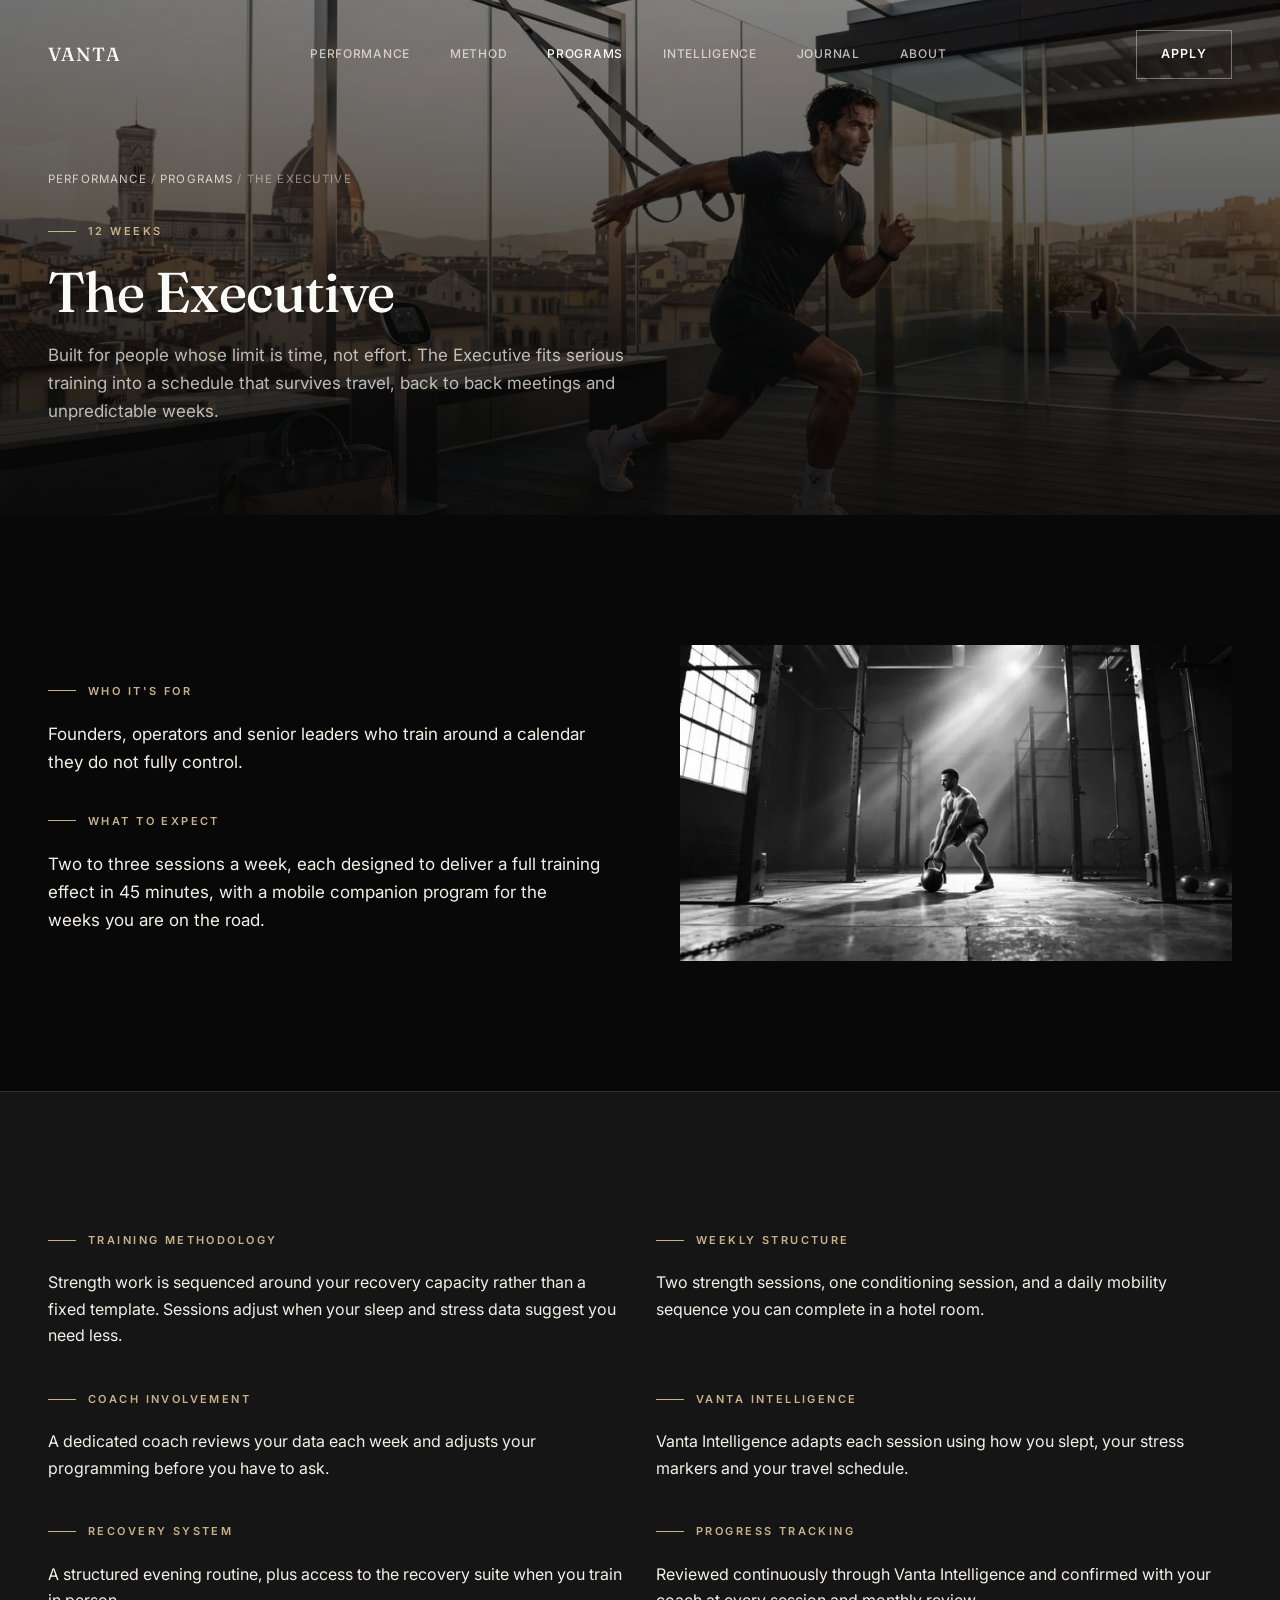
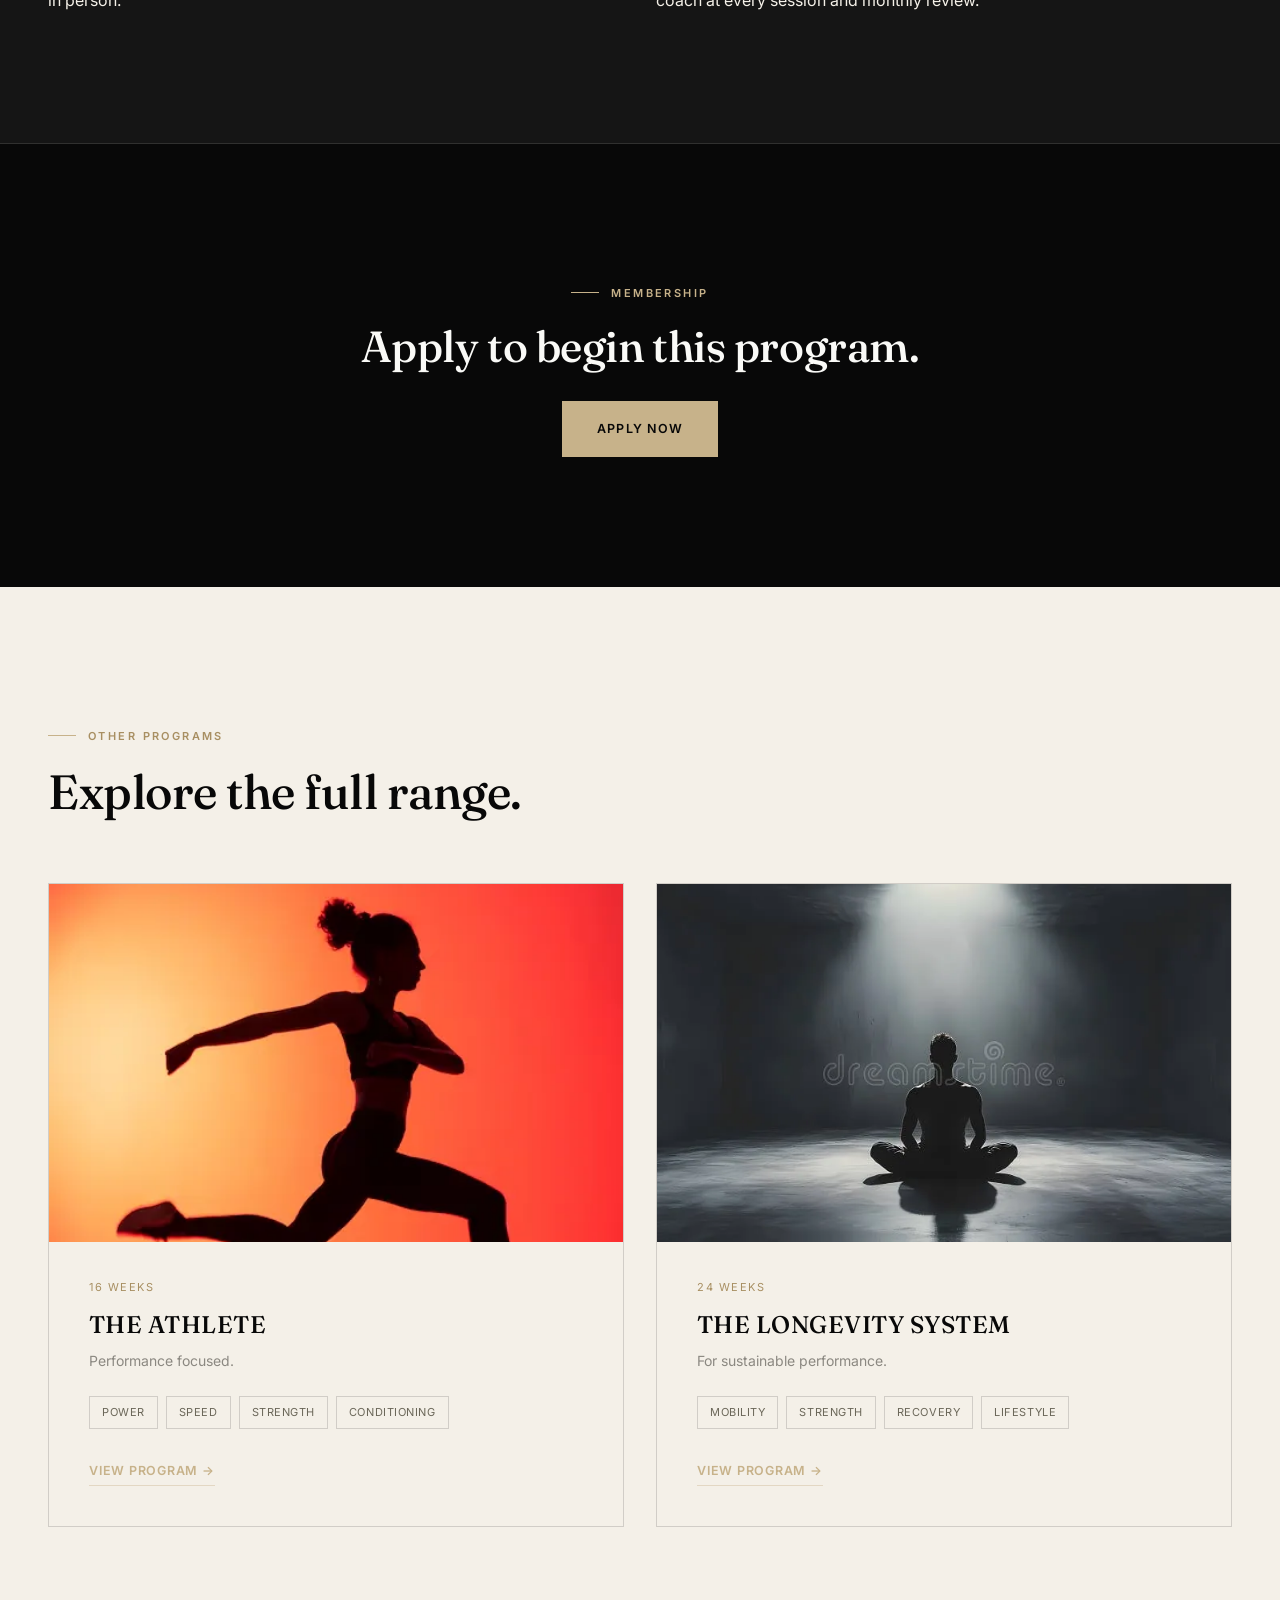
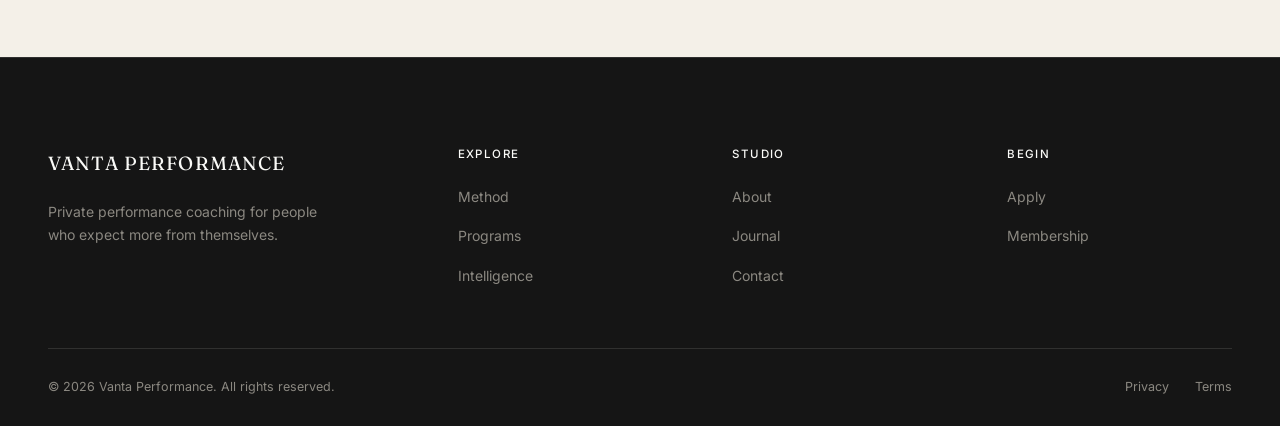
<file: program-detail.html>
<!DOCTYPE html>
<html lang="en">
<head>
<meta charset="UTF-8">
<meta name="viewport" content="width=device-width, initial-scale=1.0">
<title id="pageTitle">Program | Vanta Performance</title>
<meta name="description" content="Program overview, methodology, and what to expect from this Vanta Performance program.">
<link rel="preconnect" href="https://fonts.googleapis.com">
<link rel="preconnect" href="https://fonts.gstatic.com" crossorigin>
<link href="https://fonts.googleapis.com/css2?family=Fraunces:opsz,wght@9..144,400;9..144,500;9..144,600&family=Inter:wght@400;500;600;700&display=swap" rel="stylesheet">
<link rel="stylesheet" href="css/style.css">
</head>
<body>

<header id="siteHeader">
  <nav>
    <a href="index.html" class="logo">Vanta</a>
    <div class="nav-links">
      <a href="index.html">Performance</a>
      <a href="method.html">Method</a>
      <a href="programs.html" class="active">Programs</a>
      <a href="assessment.html">Intelligence</a>
      <a href="journal.html">Journal</a>
      <a href="about.html">About</a>
    </div>
    <a href="apply.html" class="btn btn-outline btn-sm">Apply</a>
    <button class="menu-toggle" id="menuToggle" aria-label="Open menu"><span></span><span></span><span></span></button>
  </nav>
</header>

<div class="drawer-overlay" id="drawerOverlay"></div>
<div class="mobile-drawer" id="mobileDrawer">
  <div class="drawer-close"><button id="drawerClose" aria-label="Close menu">×</button></div>
  <div class="nav-links">
    <a href="index.html">Performance</a><a href="method.html">Method</a><a href="programs.html">Programs</a>
    <a href="assessment.html">Intelligence</a><a href="journal.html">Journal</a><a href="about.html">About</a>
  </div>
  <a href="apply.html" class="btn btn-outline btn-block">Apply</a>
</div>

<main>

  <section class="page-hero" style="padding:170px 0 90px;">
    <div class="frame" data-img="lifestyle.morning" data-decorative></div>
    <div class="wrap page-hero-content">
      <div class="breadcrumb"><a href="index.html">Performance</a> / <a href="programs.html">Programs</a> / <span id="breadcrumbName">Program</span></div>
      <span class="eyebrow" id="programWeeks"></span>
      <h1 id="programName">Program</h1>
      <p id="programOverview"></p>
    </div>
  </section>

  <section class="section">
    <div class="wrap">
      <div class="two-col">
        <div class="reveal">
          <span class="eyebrow">Who It's For</span>
          <p id="programWhoFor" style="font-size:17px; color:var(--ivory);"></p>
          <span class="eyebrow" style="margin-top:36px;">What to Expect</span>
          <p id="programExperience" style="font-size:17px; color:var(--ivory);"></p>
        </div>
        <div class="frame reveal" id="programImage"></div>
      </div>
    </div>
  </section>

  <section class="section" style="background:var(--graphite); border-top:1px solid var(--line); border-bottom:1px solid var(--line);">
    <div class="wrap">
      <div class="grid-2-gap">
        <div>
          <span class="eyebrow">Training Methodology</span>
          <p id="programMethodology" style="font-size:16px; color:var(--ivory);"></p>
        </div>
        <div>
          <span class="eyebrow">Weekly Structure</span>
          <p id="programWeeklyStructure" style="font-size:16px; color:var(--ivory);"></p>
        </div>
        <div>
          <span class="eyebrow">Coach Involvement</span>
          <p id="programCoach" style="font-size:16px; color:var(--ivory);"></p>
        </div>
        <div>
          <span class="eyebrow">Vanta Intelligence</span>
          <p id="programAI" style="font-size:16px; color:var(--ivory);"></p>
        </div>
        <div>
          <span class="eyebrow">Recovery System</span>
          <p id="programRecovery" style="font-size:16px; color:var(--ivory);"></p>
        </div>
        <div>
          <span class="eyebrow">Progress Tracking</span>
          <p style="font-size:16px; color:var(--ivory);">Reviewed continuously through Vanta Intelligence and confirmed with your coach at every session and monthly review.</p>
        </div>
      </div>
    </div>
  </section>

  <section class="section" style="text-align:center;">
    <div class="wrap">
      <span class="eyebrow" style="justify-content:center;">Membership</span>
      <h2 style="margin-bottom:30px;">Apply to begin this program.</h2>
      <a href="apply.html" class="btn btn-primary">Apply Now</a>
    </div>
  </section>

  <section class="section on-light">
    <div class="wrap">
      <div class="section-head">
        <span class="eyebrow">Other Programs</span>
        <h2>Explore the full range.</h2>
      </div>
      <div class="grid-2-gap" id="relatedPrograms"></div>
    </div>
  </section>

</main>

<footer>
  <div class="wrap">
    <div class="footer-grid">
      <div><a href="index.html" class="footer-logo">Vanta Performance</a><p>Private performance coaching for people who expect more from themselves.</p></div>
      <div class="footer-col"><h4>Explore</h4><ul><li><a href="method.html">Method</a></li><li><a href="programs.html">Programs</a></li><li><a href="assessment.html">Intelligence</a></li></ul></div>
      <div class="footer-col"><h4>Studio</h4><ul><li><a href="about.html">About</a></li><li><a href="journal.html">Journal</a></li><li><a href="contact.html">Contact</a></li></ul></div>
      <div class="footer-col"><h4>Begin</h4><ul><li><a href="apply.html">Apply</a></li><li><a href="membership.html">Membership</a></li></ul></div>
    </div>
    <div class="footer-bottom"><span>© 2026 Vanta Performance. All rights reserved.</span><div class="footer-bottom-links"><a href="#">Privacy</a><a href="#">Terms</a></div></div>
  </div>
</footer>

<script src="js/imageRegistry.js"></script>
<script src="js/data.js"></script>
<script src="js/content.js"></script>
<script src="js/navigation.js"></script>
<script src="js/main.js"></script>
<script>
  const slug = getQueryParam('slug') || PROGRAMS[0].slug;
  const program = PROGRAMS.find(p => p.slug === slug) || PROGRAMS[0];

  document.getElementById('pageTitle').textContent = program.name + ' | Vanta Performance';
  document.getElementById('breadcrumbName').textContent = program.name;
  document.getElementById('programWeeks').textContent = program.weeks;
  document.getElementById('programName').textContent = program.name;
  document.getElementById('programOverview').textContent = program.overview;
  document.getElementById('programWhoFor').textContent = program.whoFor;
  document.getElementById('programExperience').textContent = program.experience;
  document.getElementById('programMethodology').textContent = program.methodology;
  document.getElementById('programWeeklyStructure').textContent = program.weeklyStructure;
  document.getElementById('programCoach').textContent = program.coachInvolvement;
  document.getElementById('programAI').textContent = program.aiSupport;
  document.getElementById('programRecovery').textContent = program.recoverySystem;

  // Program image keeps its natural proportions so lower resolution files are never over cropped.
  const programImage = getRegistryEntry(program.image);
  const imageFrame = document.getElementById('programImage');
  if (programImage) {
    imageFrame.style.aspectRatio = programImage.width + ' / ' + programImage.height;
    imageFrame.innerHTML = renderRegistryImage(program.image, { eager: true });
  }

  const related = PROGRAMS.filter(p => p.slug !== program.slug).slice(0, 2);
  document.getElementById('relatedPrograms').innerHTML = related.map(p => programCard(p, true)).join('');
</script>
</body>
</html>
</file>
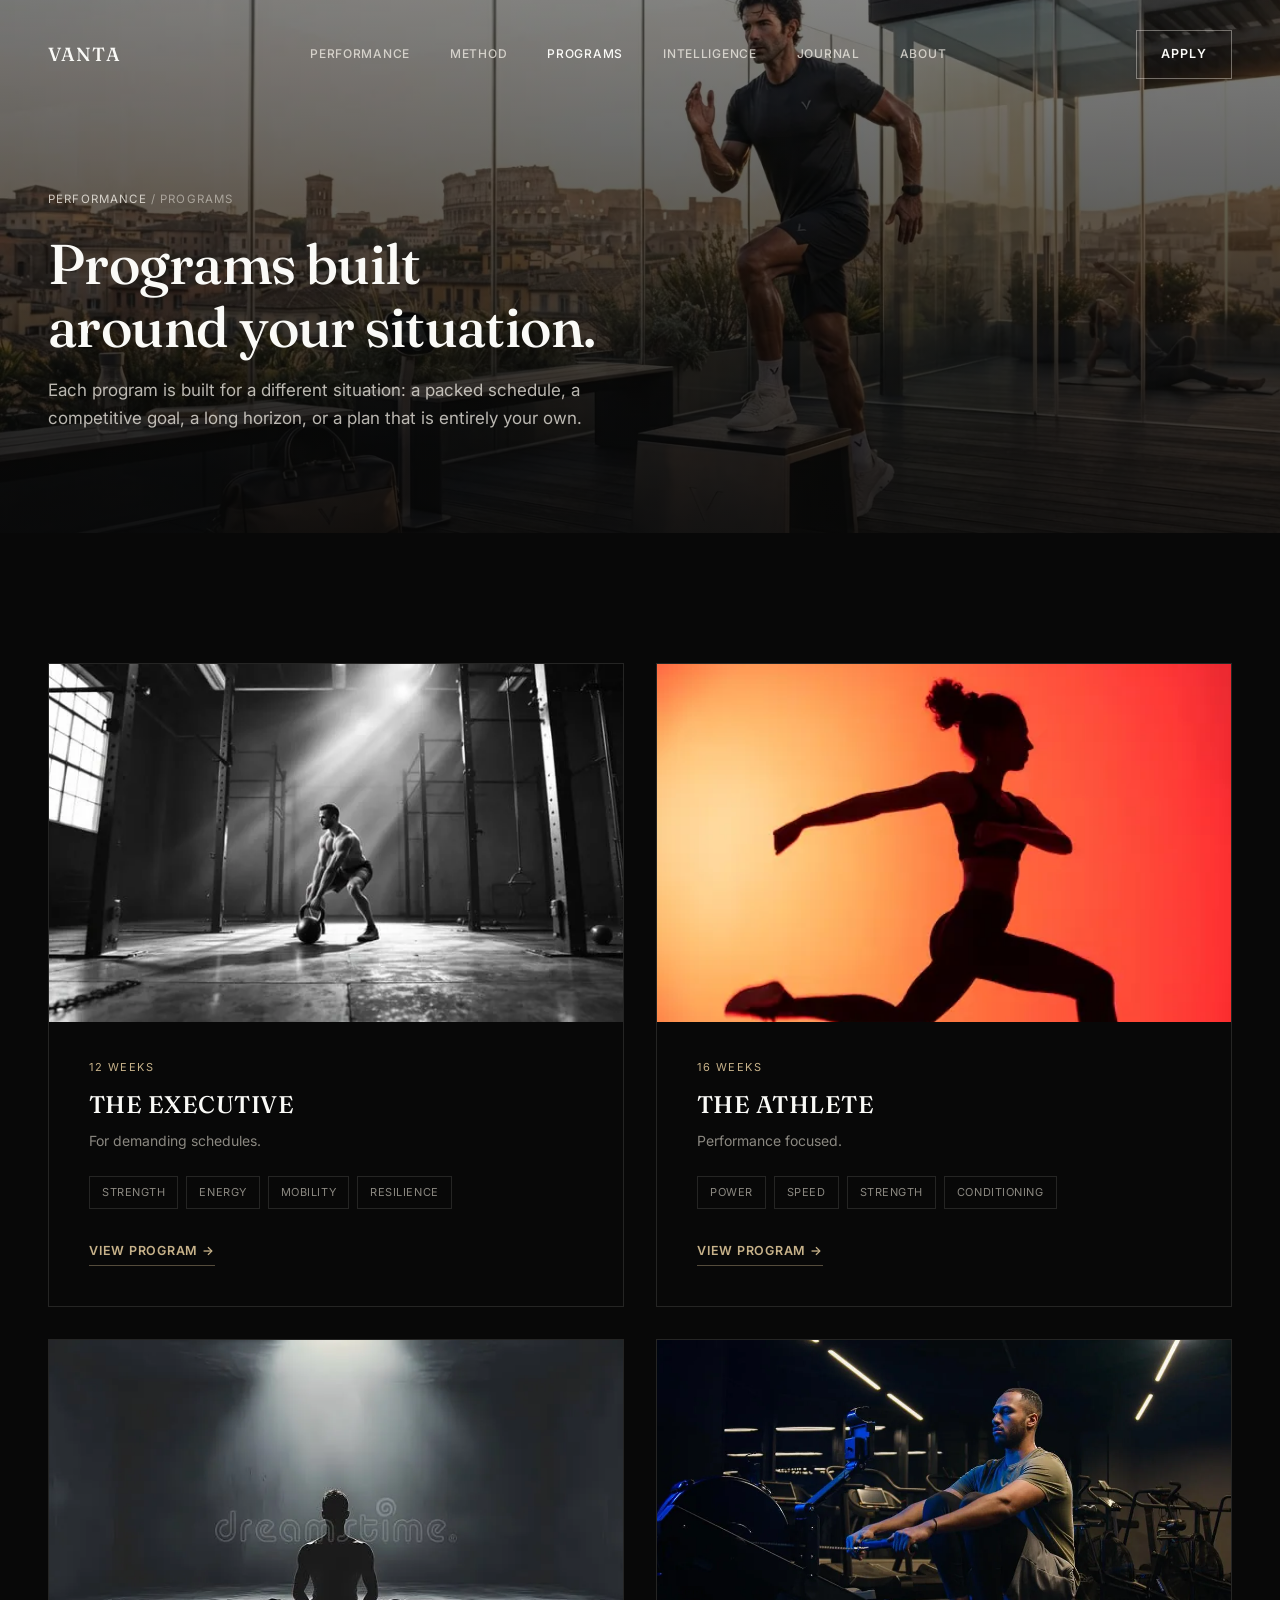
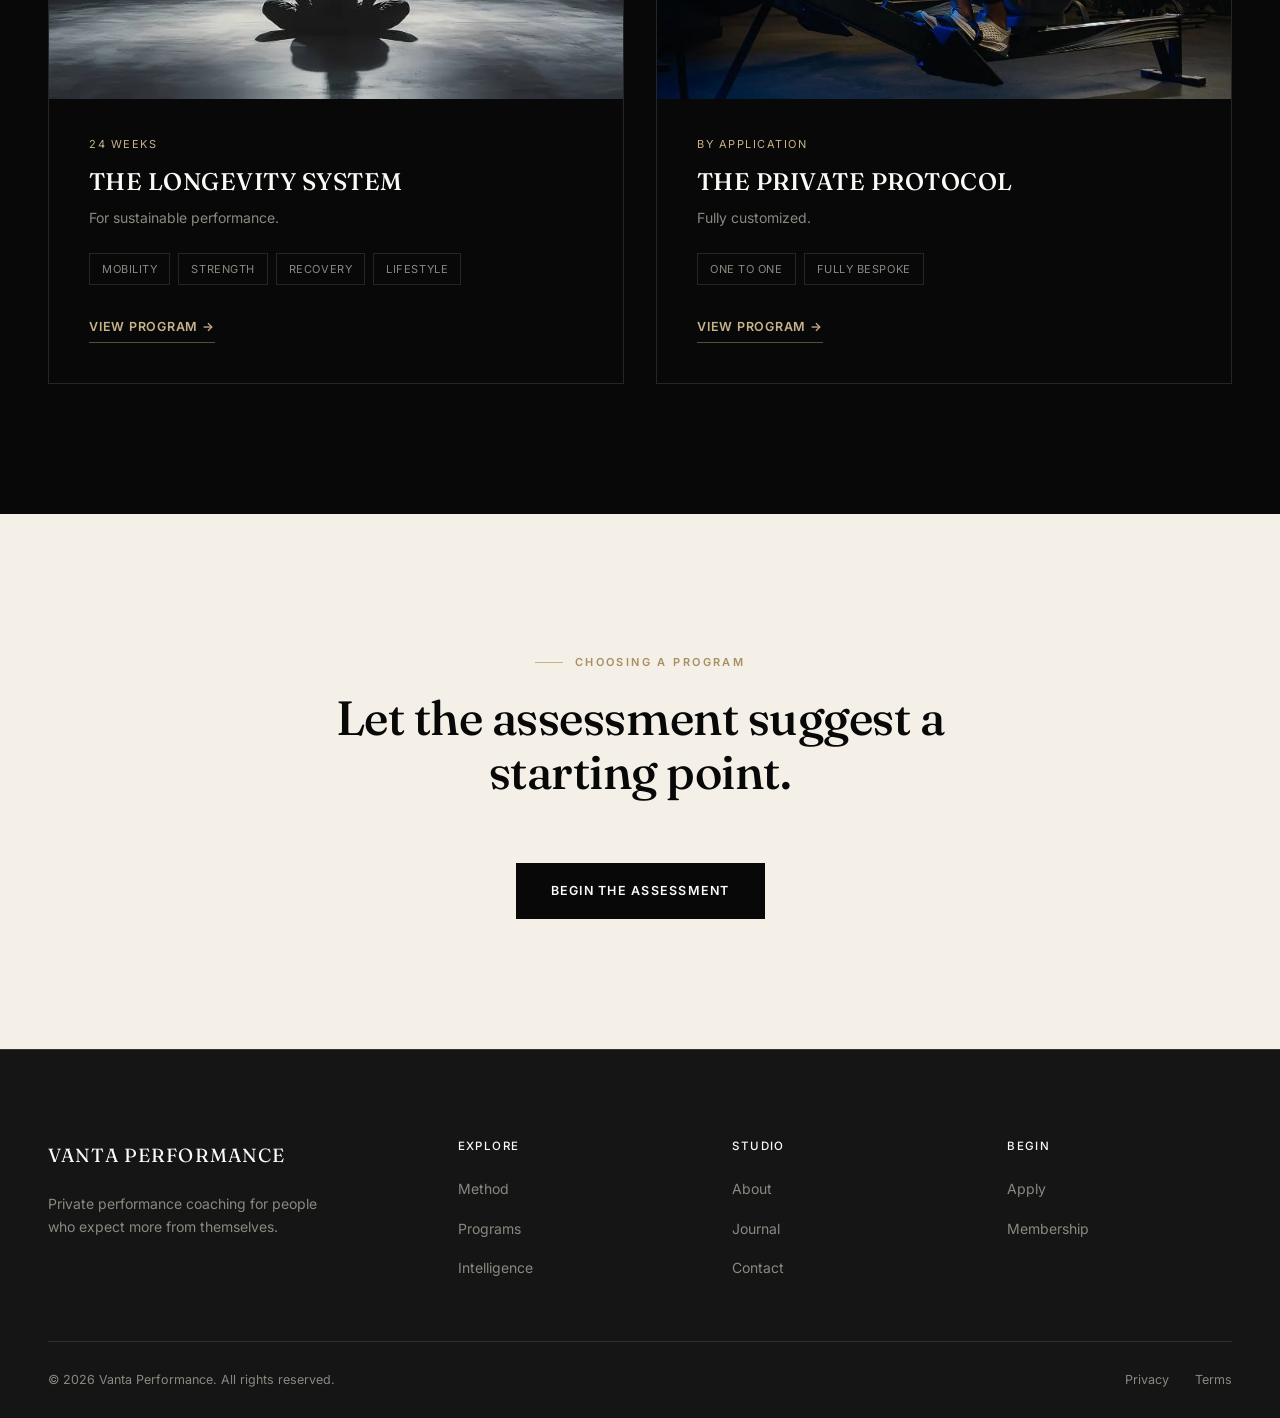
<file: programs.html>
<!DOCTYPE html>
<html lang="en">
<head>
<meta charset="UTF-8">
<meta name="viewport" content="width=device-width, initial-scale=1.0">
<title>Programs | Vanta Performance</title>
<meta name="description" content="Four performance programs, each built around a different demand: schedule, competition, longevity, or a fully private protocol.">
<link rel="preconnect" href="https://fonts.googleapis.com">
<link rel="preconnect" href="https://fonts.gstatic.com" crossorigin>
<link href="https://fonts.googleapis.com/css2?family=Fraunces:opsz,wght@9..144,400;9..144,500;9..144,600&family=Inter:wght@400;500;600;700&display=swap" rel="stylesheet">
<link rel="stylesheet" href="css/style.css">
</head>
<body>

<header id="siteHeader">
  <nav>
    <a href="index.html" class="logo">Vanta</a>
    <div class="nav-links">
      <a href="index.html">Performance</a>
      <a href="method.html">Method</a>
      <a href="programs.html" class="active">Programs</a>
      <a href="assessment.html">Intelligence</a>
      <a href="journal.html">Journal</a>
      <a href="about.html">About</a>
    </div>
    <a href="apply.html" class="btn btn-outline btn-sm">Apply</a>
    <button class="menu-toggle" id="menuToggle" aria-label="Open menu"><span></span><span></span><span></span></button>
  </nav>
</header>

<div class="drawer-overlay" id="drawerOverlay"></div>
<div class="mobile-drawer" id="mobileDrawer">
  <div class="drawer-close"><button id="drawerClose" aria-label="Close menu">×</button></div>
  <div class="nav-links">
    <a href="index.html">Performance</a><a href="method.html">Method</a><a href="programs.html">Programs</a>
    <a href="assessment.html">Intelligence</a><a href="journal.html">Journal</a><a href="about.html">About</a>
  </div>
  <a href="apply.html" class="btn btn-outline btn-block">Apply</a>
</div>

<main>

  <section class="page-hero">
    <div class="frame" data-img="lifestyle.travel" data-decorative></div>
    <div class="wrap page-hero-content">
      <div class="breadcrumb"><a href="index.html">Performance</a> / Programs</div>
      <h1>Programs built around your situation.</h1>
      <p>Each program is built for a different situation: a packed schedule, a competitive goal, a long horizon, or a plan that is entirely your own.</p>
    </div>
  </section>

  <section class="section">
    <div class="wrap">
      <div class="grid-2-gap" id="allPrograms"></div>
    </div>
  </section>

  <section class="section on-light">
    <div class="wrap">
      <div class="section-head center">
        <span class="eyebrow">Choosing a Program</span>
        <h2>Let the assessment suggest a starting point.</h2>
      </div>
      <div style="display:flex; justify-content:center;">
        <a href="assessment.html" class="btn btn-dark">Begin the Assessment</a>
      </div>
    </div>
  </section>

</main>

<footer>
  <div class="wrap">
    <div class="footer-grid">
      <div><a href="index.html" class="footer-logo">Vanta Performance</a><p>Private performance coaching for people who expect more from themselves.</p></div>
      <div class="footer-col"><h4>Explore</h4><ul><li><a href="method.html">Method</a></li><li><a href="programs.html">Programs</a></li><li><a href="assessment.html">Intelligence</a></li></ul></div>
      <div class="footer-col"><h4>Studio</h4><ul><li><a href="about.html">About</a></li><li><a href="journal.html">Journal</a></li><li><a href="contact.html">Contact</a></li></ul></div>
      <div class="footer-col"><h4>Begin</h4><ul><li><a href="apply.html">Apply</a></li><li><a href="membership.html">Membership</a></li></ul></div>
    </div>
    <div class="footer-bottom"><span>© 2026 Vanta Performance. All rights reserved.</span><div class="footer-bottom-links"><a href="#">Privacy</a><a href="#">Terms</a></div></div>
  </div>
</footer>

<script src="js/imageRegistry.js"></script>
<script src="js/data.js"></script>
<script src="js/content.js"></script>
<script src="js/navigation.js"></script>
<script src="js/main.js"></script>
<script>
  renderPrograms('allPrograms');
</script>
</body>
</html>
</file>
<file: css/style.css>
/* ==========================================================================
   VANTA PERFORMANCE — Design system
   Obsidian, graphite, warm ivory, champagne. Quiet, architectural, editorial.
   ========================================================================== */

:root{
  --obsidian: #080808;
  --graphite: #151515;
  --graphite-soft: #1c1c1a;
  --ivory: #F4F0E8;
  --soft-white: #FAFAF7;
  --champagne: #C7B28A;
  --champagne-dim: #A88F62;
  --stone: #8B8881;
  --burgundy: #3B171C;
  --line: rgba(244,240,232,0.12);
  --line-soft: rgba(8,8,8,0.10);

  --font-display: 'Fraunces', serif;
  --font-body: 'Inter', sans-serif;

  --container: 1360px;
}

*{box-sizing:border-box; margin:0; padding:0;}
html{scroll-behavior:smooth;}
body{
  background:var(--obsidian);
  color:var(--ivory);
  font-family:var(--font-body);
  font-size:16px;
  line-height:1.65;
  -webkit-font-smoothing:antialiased;
}
img{max-width:100%; display:block;}
a{color:inherit; text-decoration:none;}
ul{list-style:none;}
button{font-family:inherit; cursor:pointer; background:none; border:none; color:inherit;}
input, select, textarea{font-family:inherit;}
:focus-visible{outline:1px solid var(--champagne); outline-offset:3px;}

.wrap{max-width:var(--container); margin:0 auto; padding:0 48px;}

h1,h2,h3,h4{
  font-family:var(--font-display);
  font-weight:500;
  line-height:1.12;
  letter-spacing:-0.01em;
  color:var(--soft-white);
}
h2{font-size:clamp(28px,3.4vw,44px);}
p{color:var(--stone);}

/* Light section variant */
.on-light{background:var(--ivory); color:var(--obsidian);}
.on-light h1,.on-light h2,.on-light h3,.on-light h4{color:var(--obsidian);}
.on-light p{color:#565349;}
.on-light .eyebrow{color:var(--champagne-dim);}

.section{padding:130px 0;}
.section-tight{padding:80px 0;}
.section-head{margin-bottom:64px; max-width:680px;}
.section-head.wide{max-width:820px;}
.section-head.center{margin-left:auto; margin-right:auto; text-align:center;}
.section-head h2{font-size:clamp(30px,3.8vw,48px);}
.section-head p{margin-top:18px; font-size:17px;}

.eyebrow{
  display:inline-flex; align-items:center; gap:12px;
  font-size:11px; font-weight:600; letter-spacing:0.22em; text-transform:uppercase;
  color:var(--champagne);
  margin-bottom:20px;
}
.eyebrow::before{content:""; width:28px; height:1px; background:var(--champagne);}

/* ---- Buttons ---- */
.btn{
  display:inline-flex; align-items:center; justify-content:center; gap:10px;
  padding:17px 34px; font-size:12.5px; font-weight:600; letter-spacing:0.1em; text-transform:uppercase;
  transition:all .3s ease; white-space:nowrap; border:1px solid transparent;
}
.btn-primary{background:var(--champagne); color:var(--obsidian);}
.btn-primary:hover{background:var(--soft-white);}
.btn-outline{border-color:rgba(244,240,232,0.4); color:var(--soft-white);}
.btn-outline:hover{border-color:var(--soft-white); background:rgba(244,240,232,0.06);}
.on-light .btn-outline{border-color:rgba(8,8,8,0.3); color:var(--obsidian);}
.on-light .btn-outline:hover{border-color:var(--obsidian); background:rgba(8,8,8,0.05);}
.btn-dark{background:var(--obsidian); color:var(--soft-white);}
.btn-dark:hover{background:var(--graphite);}
.btn-block{width:100%;}
.btn-sm{padding:13px 24px;}
.btn[disabled]{opacity:0.4; cursor:not-allowed;}

.link-line{display:inline-flex; align-items:center; gap:10px; font-size:12.5px; font-weight:600; letter-spacing:0.06em; text-transform:uppercase; color:var(--champagne); padding-bottom:4px; border-bottom:1px solid rgba(199,178,138,0.4); transition:gap .25s ease;}
.link-line:hover{gap:14px;}

/* ---- Header ---- */
header{position:fixed; top:0; left:0; right:0; z-index:500; padding:30px 0; transition:all .4s ease;}
header.scrolled{background:rgba(8,8,8,0.86); backdrop-filter:blur(14px); padding:18px 0; border-bottom:1px solid var(--line);}
nav{max-width:var(--container); margin:0 auto; padding:0 48px; display:flex; align-items:center; justify-content:space-between;}
.logo{font-family:var(--font-display); font-weight:500; font-size:19px; letter-spacing:0.06em; color:var(--soft-white); text-transform:uppercase;}
.nav-links{display:flex; align-items:center; gap:40px;}
.nav-links a{font-size:12px; font-weight:500; letter-spacing:0.06em; text-transform:uppercase; color:rgba(244,240,232,0.75); transition:color .25s ease;}
.nav-links a:hover, .nav-links a.active{color:var(--soft-white);}
.menu-toggle{display:none; flex-direction:column; gap:6px; width:26px;}
.menu-toggle span{display:block; width:100%; height:1px; background:var(--soft-white);}

.drawer-overlay{position:fixed; inset:0; background:rgba(8,8,8,0.6); opacity:0; visibility:hidden; transition:opacity .3s ease; z-index:900;}
.drawer-overlay.open{opacity:1; visibility:visible;}
.mobile-drawer{position:fixed; top:0; right:-100%; width:100%; height:100%; background:var(--obsidian); z-index:950; transition:right .4s ease, visibility .4s; padding:36px 32px; visibility:hidden; overflow-y:auto;}
.mobile-drawer.open{right:0; visibility:visible;}
.drawer-close{display:flex; justify-content:flex-end; margin-bottom:50px;}
.drawer-close button{font-size:28px; color:var(--soft-white);}
.mobile-drawer .nav-links{flex-direction:column; align-items:flex-start; gap:26px;}
.mobile-drawer .nav-links a{font-size:20px;}
.mobile-drawer .btn{margin-top:24px;}

/* ---- Imagery ---- */
.frame{position:relative; overflow:hidden; background:var(--graphite); display:block;}
.frame picture{display:contents;}
.frame img{position:absolute; inset:0; width:100%; height:100%; object-fit:cover;}
.frame-tint::after{content:""; position:absolute; inset:0; background:linear-gradient(180deg, rgba(8,8,8,0.15), rgba(8,8,8,0.55)); pointer-events:none;}

/* ---- Hero ---- */
.hero{position:relative; min-height:100vh; display:flex; align-items:flex-end;}
.hero .frame{position:absolute; inset:0;}
.hero .frame::after{content:""; position:absolute; inset:0; background:linear-gradient(90deg, rgba(8,8,8,0.82) 0%, rgba(8,8,8,0.45) 50%, rgba(8,8,8,0.1) 100%), linear-gradient(0deg, rgba(8,8,8,0.8) 0%, rgba(8,8,8,0) 42%);}
.hero-content{position:relative; z-index:1; width:100%; padding-bottom:110px; padding-top:140px;}
.hero h1{font-size:clamp(38px,4.7vw,68px); margin-bottom:26px; max-width:960px; text-wrap:balance;}
.hero p{font-size:19px; color:rgba(244,240,232,0.78); max-width:560px; margin-bottom:38px;}
.hero-actions{display:flex; gap:20px; flex-wrap:wrap;}
.scroll-indicator{position:absolute; bottom:40px; right:48px; z-index:1; font-size:10.5px; letter-spacing:0.2em; text-transform:uppercase; color:rgba(244,240,232,0.5); display:flex; align-items:center; gap:10px;}
.scroll-indicator::after{content:"↓"; animation:bob 1.8s ease-in-out infinite;}
@keyframes bob{0%,100%{transform:translateY(0);} 50%{transform:translateY(6px);}}

.page-hero{position:relative; padding:190px 0 100px; overflow:hidden;}
.page-hero .frame{position:absolute; inset:0;}
.page-hero .frame::after{content:""; position:absolute; inset:0; background:linear-gradient(180deg, rgba(8,8,8,0.5), rgba(8,8,8,0.86));}
.page-hero-content{position:relative; z-index:1;}
.page-hero-content > h1{max-width:760px;}
.page-hero h1{font-size:clamp(34px,4.4vw,56px); text-wrap:balance;}
.page-hero p{margin-top:18px; font-size:17px; color:rgba(244,240,232,0.75); max-width:600px;}
.breadcrumb{position:relative; z-index:1; font-size:11.5px; letter-spacing:0.1em; text-transform:uppercase; color:rgba(244,240,232,0.5); margin-bottom:24px;}
.breadcrumb a{color:rgba(244,240,232,0.8);}

/* ---- Pillars ---- */
.pillars{display:grid; grid-template-columns:repeat(3,1fr); gap:1px; background:var(--line); border:1px solid var(--line); margin-top:60px;}
.pillar{background:var(--obsidian); padding:52px 44px;}
.pillar .num{font-family:var(--font-display); font-size:13px; color:var(--champagne); letter-spacing:0.2em; margin-bottom:22px; display:block;}
.pillar h3{font-size:24px; margin-bottom:20px; text-transform:uppercase; letter-spacing:0.04em;}
.pillar ul{display:flex; flex-direction:column; gap:10px;}
.pillar li{font-size:14.5px; color:var(--stone); padding-left:18px; position:relative;}
.pillar li::before{content:""; position:absolute; left:0; top:9px; width:6px; height:1px; background:var(--champagne);}

/* ---- Assessment ---- */
.assessment-box{background:var(--graphite); border:1px solid var(--line); padding:56px; max-width:760px; margin:0 auto;}
.assessment-progress{display:flex; gap:6px; margin-bottom:44px;}
.assessment-progress span{height:2px; flex:1; background:var(--line);}
.assessment-progress span.done{background:var(--champagne);}
.assessment-step{display:none;}
.assessment-step.active{display:block; animation:stepIn .4s ease;}
@keyframes stepIn{from{opacity:0; transform:translateY(10px);} to{opacity:1; transform:translateY(0);}}
.assessment-step h3{font-size:26px; margin-bottom:8px;}
.assessment-step .step-label{font-size:11px; letter-spacing:0.18em; text-transform:uppercase; color:var(--champagne); margin-bottom:14px; display:block;}
.option-grid{display:grid; grid-template-columns:1fr 1fr; gap:12px; margin-top:28px;}
.option-card{border:1px solid var(--line); padding:18px 22px; font-size:14.5px; color:var(--ivory); transition:all .2s ease; text-align:left;}
.option-card:hover{border-color:var(--champagne);}
.option-card.selected{border-color:var(--champagne); background:rgba(199,178,138,0.08); color:var(--champagne);}
.assessment-nav{display:flex; justify-content:space-between; margin-top:44px; padding-top:28px; border-top:1px solid var(--line);}
.assessment-field{margin-bottom:24px;}
.assessment-field label{display:block; font-size:13px; color:var(--stone); margin-bottom:10px;}
.assessment-field input, .assessment-field select{width:100%; padding:15px 18px; background:transparent; border:1px solid var(--line); color:var(--ivory); font-size:14.5px;}
.assessment-field input:focus, .assessment-field select:focus{border-color:var(--champagne);}

.analyzing{text-align:center; padding:60px 0;}
.analyzing .pulse{width:64px; height:64px; border-radius:50%; border:1px solid var(--champagne); margin:0 auto 30px; position:relative;}
.analyzing .pulse::after{content:""; position:absolute; inset:-1px; border-radius:50%; border:1px solid var(--champagne); animation:pulseRing 1.6s ease-out infinite;}
@keyframes pulseRing{0%{transform:scale(1); opacity:0.9;} 100%{transform:scale(2.4); opacity:0;}}
.analyzing-lines{margin-top:30px; display:flex; flex-direction:column; gap:10px; align-items:center;}
.analyzing-line{font-size:12.5px; letter-spacing:0.08em; text-transform:uppercase; color:var(--stone); opacity:0; transition:opacity .3s ease;}
.analyzing-line.shown{opacity:1; color:var(--champagne);}

.profile-result{text-align:center;}
.profile-badge{font-size:11px; letter-spacing:0.22em; text-transform:uppercase; color:var(--champagne); margin-bottom:18px;}
.profile-title{font-size:clamp(28px,3.6vw,42px); margin-bottom:20px;}
.profile-grid{display:grid; grid-template-columns:repeat(2,1fr); gap:1px; background:var(--line); border:1px solid var(--line); margin:40px 0; text-align:left;}
.profile-metric{background:var(--obsidian); padding:26px 28px;}
.profile-metric .label{font-size:11px; letter-spacing:0.1em; text-transform:uppercase; color:var(--stone); margin-bottom:8px;}
.profile-metric .value{font-family:var(--font-display); font-size:20px; color:var(--soft-white);}

/* ---- Programs ---- */
.program-card{border:1px solid var(--line); display:flex; flex-direction:column; height:100%; overflow:hidden; transition:border-color .25s ease;}
.program-card:hover{border-color:var(--champagne);}
.program-card .frame{aspect-ratio:16/10;}
.program-card .frame img{transition:transform .9s ease;}
.program-card:hover .frame img{transform:scale(1.04);}
.program-body{padding:36px 40px 40px; display:flex; flex-direction:column; flex:1;}
.program-card .weeks{font-size:11px; letter-spacing:0.14em; text-transform:uppercase; color:var(--champagne); margin-bottom:16px;}
.program-card h3{font-size:24px; margin-bottom:10px; text-transform:uppercase; letter-spacing:0.02em;}
.program-card .tagline{font-size:14px; color:var(--stone); margin-bottom:24px;}
.program-card .tags{display:flex; flex-wrap:wrap; gap:8px; margin-bottom:32px;}
.program-card .tag{font-size:11px; letter-spacing:0.05em; text-transform:uppercase; padding:6px 12px; border:1px solid var(--line); color:var(--stone);}
.program-card .link-line{margin-top:auto; align-self:flex-start;}
.program-card-light{border-color:rgba(8,8,8,0.15);}
.program-card-light .weeks{color:var(--champagne-dim);}
.program-card-light h3{color:var(--obsidian);}
.program-card-light .tag{border-color:rgba(8,8,8,0.15); color:#6b6759;}

/* ---- Membership ---- */
.membership-grid{display:grid; grid-template-columns:repeat(4,1fr); gap:1px; background:var(--line); border:1px solid var(--line);}
.membership-card{background:var(--obsidian); padding:44px 34px; display:flex; flex-direction:column;}
.membership-card.featured{background:var(--graphite);}
.membership-card .tier{font-size:11px; letter-spacing:0.2em; text-transform:uppercase; color:var(--champagne); margin-bottom:20px;}
.membership-card h3{font-size:26px; margin-bottom:16px;}
.membership-card p{font-size:14px; margin-bottom:30px;}
.membership-card ul{display:flex; flex-direction:column; gap:12px; margin-bottom:32px;}
.membership-card li{font-size:13.5px; color:var(--ivory); padding-left:18px; position:relative;}
.membership-card li::before{content:""; position:absolute; left:0; top:9px; width:6px; height:1px; background:var(--champagne);}
.membership-card .btn{margin-top:auto;}

/* ---- Testimonial ---- */
.testimonial-slider{max-width:820px; margin:0 auto; text-align:center;}
.testimonial-slide{display:none;}
.testimonial-slide.active{display:block; animation:stepIn .5s ease;}
.testimonial-quote{font-family:var(--font-display); font-size:clamp(22px,2.6vw,30px); line-height:1.5; color:var(--soft-white); margin-bottom:30px;}
.testimonial-name{font-weight:600; font-size:14px; color:var(--champagne); letter-spacing:0.04em; text-transform:uppercase;}
.testimonial-role{font-size:13px; color:var(--stone); margin-top:4px;}
.slider-dots{display:flex; justify-content:center; gap:10px; margin-top:40px;}
.slider-dot{width:6px; height:6px; border-radius:50%; background:var(--line); transition:all .2s ease;}
.slider-dot.active{background:var(--champagne); width:22px; border-radius:3px;}
.on-light .testimonial-quote{color:var(--obsidian);}
.on-light .testimonial-name{color:var(--champagne-dim);}
.on-light .testimonial-role{color:#6b6759;}
.on-light .slider-dot{background:rgba(8,8,8,0.15);}

/* ---- Team ---- */
.team-card .frame{aspect-ratio:4/5; margin-bottom:22px;}
.team-card .frame img{filter:saturate(0.92);}
.team-card h3{font-size:19px; margin-bottom:4px;}
.team-card .role{font-size:12px; letter-spacing:0.08em; text-transform:uppercase; color:var(--champagne); margin-bottom:14px;}
.team-card p{font-size:14px;}

/* ---- Journal ---- */
.journal-card .frame{aspect-ratio:16/11; margin-bottom:24px;}
.journal-card .frame img{transition:transform .9s ease;}
.journal-card:hover .frame img{transform:scale(1.04);}
.journal-card-light h3, .journal-card-light h3 a{color:var(--obsidian);}
.journal-card-light .journal-meta{color:var(--champagne-dim);}
.journal-card-light .journal-meta .date{color:#6b6759;}
.journal-card-light p{color:#565349;}
.journal-meta{display:flex; gap:14px; align-items:center; font-size:11px; letter-spacing:0.1em; text-transform:uppercase; color:var(--champagne); margin-bottom:14px;}
.journal-meta .date{color:var(--stone); text-transform:none; letter-spacing:0;}
.journal-card h3{font-size:20px; margin-bottom:12px; line-height:1.3;}
.journal-card p{font-size:14px; margin-bottom:18px;}

/* ---- FAQ ---- */
.faq-list{max-width:860px; margin:0 auto;}
.faq-item{border-bottom:1px solid var(--line);}
.faq-question{display:flex; align-items:center; justify-content:space-between; padding:28px 4px; cursor:pointer; gap:20px;}
.faq-question h3{font-size:17px; font-weight:500; font-family:var(--font-body);}
.faq-icon{width:18px; height:18px; flex-shrink:0; position:relative;}
.faq-icon::before,.faq-icon::after{content:""; position:absolute; background:var(--soft-white); transition:transform .25s ease;}
.faq-icon::before{width:14px; height:1px; top:8px; left:2px;}
.faq-icon::after{width:1px; height:14px; top:2px; left:8px;}
.faq-item.open .faq-icon::after{transform:rotate(90deg);}
.faq-answer{max-height:0; overflow:hidden; transition:max-height .3s ease;}
.faq-answer-inner{padding:0 4px 28px; font-size:14.5px; color:var(--stone); max-width:660px;}

/* ---- Forms ---- */
.form-grid{display:grid; grid-template-columns:1fr 1fr; gap:22px;}
.form-group{display:flex; flex-direction:column; gap:9px; margin-bottom:22px;}
.form-group.full{grid-column:1/-1;}
.form-group label{font-size:12.5px; color:var(--stone); letter-spacing:0.03em;}
.form-group input, .form-group select, .form-group textarea{
  padding:15px 18px; border:1px solid var(--line); background:transparent; font-size:14.5px; color:var(--ivory); width:100%;
}
.form-group textarea{resize:vertical; min-height:110px;}
.form-group input:focus, .form-group select:focus, .form-group textarea:focus{border-color:var(--champagne);}
.form-group.error input, .form-group.error select, .form-group.error textarea{border-color:var(--burgundy);}
.form-error-msg{font-size:12px; color:#C77B7B; display:none;}
.form-group.error .form-error-msg{display:block;}
.form-card{background:var(--graphite); border:1px solid var(--line); padding:56px;}

.success-panel{text-align:center; padding:70px 20px;}
.success-mark{width:60px; height:60px; border:1px solid var(--champagne); border-radius:50%; display:flex; align-items:center; justify-content:center; margin:0 auto 28px;}
.success-mark svg{width:24px; height:24px; color:var(--champagne);}
.success-panel h3{font-size:26px; margin-bottom:12px;}
.success-panel p{max-width:420px; margin:0 auto;}

/* ---- Newsletter / Letter ---- */
.letter-box{background:var(--graphite); border:1px solid var(--line); padding:64px 60px; display:flex; align-items:center; justify-content:space-between; gap:40px; flex-wrap:wrap;}
.letter-box h3{font-size:26px; max-width:380px;}
.letter-box p{margin-top:10px; max-width:380px;}
.letter-form{display:flex; max-width:400px; width:100%;}
.letter-form input{flex:1; min-width:0; padding:16px 18px; border:1px solid var(--line); background:transparent; color:var(--ivory); font-size:14px;}
.letter-form button{flex-shrink:0; padding:16px 26px; background:var(--champagne); color:var(--obsidian); font-weight:600; font-size:12px; letter-spacing:0.08em; text-transform:uppercase; white-space:nowrap;}

/* ---- Toast ---- */
.toast-container{position:fixed; bottom:28px; right:28px; z-index:1100; display:flex; flex-direction:column; gap:12px;}
.toast{background:var(--graphite); border:1px solid var(--champagne); color:var(--soft-white); padding:16px 22px; font-size:13.5px; display:flex; align-items:center; gap:12px; min-width:260px; animation:toastIn .3s ease;}
@keyframes toastIn{from{opacity:0; transform:translateY(10px);} to{opacity:1; transform:translateY(0);}}

/* ---- Footer ---- */
footer{background:var(--graphite); padding-top:90px; border-top:1px solid var(--line);}
.footer-grid{display:grid; grid-template-columns:1.6fr 1fr 1fr 1fr; gap:50px; padding-bottom:60px; border-bottom:1px solid var(--line);}
.footer-logo{font-family:var(--font-display); font-size:19px; letter-spacing:0.06em; text-transform:uppercase; color:var(--soft-white); margin-bottom:20px; display:block;}
.footer-grid p{font-size:14px; max-width:280px;}
.footer-col h4{color:var(--soft-white); font-size:11.5px; text-transform:uppercase; letter-spacing:0.12em; font-family:var(--font-body); margin-bottom:22px;}
.footer-col ul{display:flex; flex-direction:column; gap:13px;}
.footer-col a{font-size:14px; color:var(--stone); transition:color .2s ease;}
.footer-col a:hover{color:var(--soft-white);}
.footer-bottom{display:flex; align-items:center; justify-content:space-between; padding:28px 0; font-size:12.5px; color:var(--stone); flex-wrap:wrap; gap:14px;}
.footer-bottom-links{display:flex; gap:26px;}

/* ---- Reveal ---- */
.reveal{opacity:0; transform:translateY(26px); transition:opacity .8s ease, transform .8s ease;}
.reveal.in-view{opacity:1; transform:translateY(0);}

/* ---- Misc ---- */
.two-col{display:grid; grid-template-columns:1fr 1fr; gap:80px; align-items:center;}
.two-col .frame{aspect-ratio:4/5; width:100%;}
#programImage{max-height:760px;}
.grid-3{display:grid; grid-template-columns:repeat(3,1fr); gap:2px; background:var(--line);}
.grid-3 > *{background:var(--obsidian);}
.grid-3-gap{display:grid; grid-template-columns:repeat(3,1fr); gap:32px;}
.grid-2-gap{display:grid; grid-template-columns:repeat(2,1fr); gap:32px;}
.grid-4-gap{display:grid; grid-template-columns:repeat(4,1fr); gap:28px;}
.stats-strip{display:grid; grid-template-columns:repeat(4,1fr); gap:1px; background:var(--line); border-top:1px solid var(--line); border-bottom:1px solid var(--line);}
.stat-item{background:var(--obsidian); padding:44px 30px; text-align:center;}
.stat-number{font-family:var(--font-display); font-size:clamp(30px,3.4vw,44px); color:var(--champagne);}
.stat-label{font-size:12px; letter-spacing:0.08em; text-transform:uppercase; color:var(--stone); margin-top:10px;}
.check-list{display:flex; flex-direction:column; gap:16px; margin:26px 0;}
.check-list li{display:flex; align-items:flex-start; gap:14px; font-size:15px; color:var(--ivory);}
.check-list svg{width:16px; height:16px; color:var(--champagne); flex-shrink:0; margin-top:4px;}

.cta-band{position:relative; padding:0;}
.cta-band .frame{min-height:460px;}
.cta-band .frame::after{content:""; position:absolute; inset:0; background:rgba(8,8,8,0.72);}
.cta-band .cta-inner{position:relative; z-index:1; min-height:460px; display:flex; flex-direction:column; align-items:center; justify-content:center; text-align:center; padding:90px 40px;}
.article-hero{aspect-ratio:16/9;}
.facility-caption{margin-top:18px; font-size:17px; text-transform:uppercase; letter-spacing:0.06em;}
.contact-grid{display:grid; grid-template-columns:0.9fr 1.3fr; gap:80px; align-items:flex-start;}
.contact-label{font-size:11px; letter-spacing:0.1em; text-transform:uppercase; color:var(--stone); margin-bottom:6px;}
.form-note{font-size:12px; color:var(--stone); margin-top:16px; text-align:center;}

@media (prefers-reduced-motion:reduce){
  html{scroll-behavior:auto;}
  .reveal{opacity:1; transform:none; transition:none;}
  *{animation-duration:0.01ms !important;}
}

/* ---- Responsive ---- */
@media (max-width:1080px){
  .two-col{grid-template-columns:1fr; gap:44px;}
  .pillars, .grid-3, .grid-3-gap{grid-template-columns:1fr;}
  .membership-grid{grid-template-columns:1fr 1fr;}
  .stats-strip{grid-template-columns:1fr 1fr;}
  .grid-4-gap{grid-template-columns:1fr 1fr;}
  .footer-grid{grid-template-columns:1fr 1fr; gap:40px;}
  .profile-grid{grid-template-columns:1fr;}
  .contact-grid{grid-template-columns:1fr; gap:50px;}
}
@media (max-width:860px){
  .nav-links{display:none;}
  .menu-toggle{display:flex;}
  nav .btn{display:none;}
  .wrap{padding:0 26px;}
  nav{padding:0 26px;}
  .section{padding:88px 0;}
  .grid-2-gap, .grid-3-gap, .grid-4-gap, .membership-grid{grid-template-columns:1fr;}
  .footer-grid{grid-template-columns:1fr;}
  .letter-box{flex-direction:column; align-items:flex-start; padding:44px 30px;}
  .letter-form{max-width:100%;}
  .form-grid{grid-template-columns:1fr;}
  .assessment-box{padding:34px 26px;}
  .option-grid{grid-template-columns:1fr;}
  .hero-content{padding-bottom:70px; padding-top:120px;}
  .hero .eyebrow{letter-spacing:0.14em;}
  .scroll-indicator{display:none;}
  .hero .frame::after{background:linear-gradient(0deg, rgba(8,8,8,0.92) 0%, rgba(8,8,8,0.35) 60%, rgba(8,8,8,0.25) 100%);}
  .program-body{padding:30px 26px 32px;}
}
</file>
